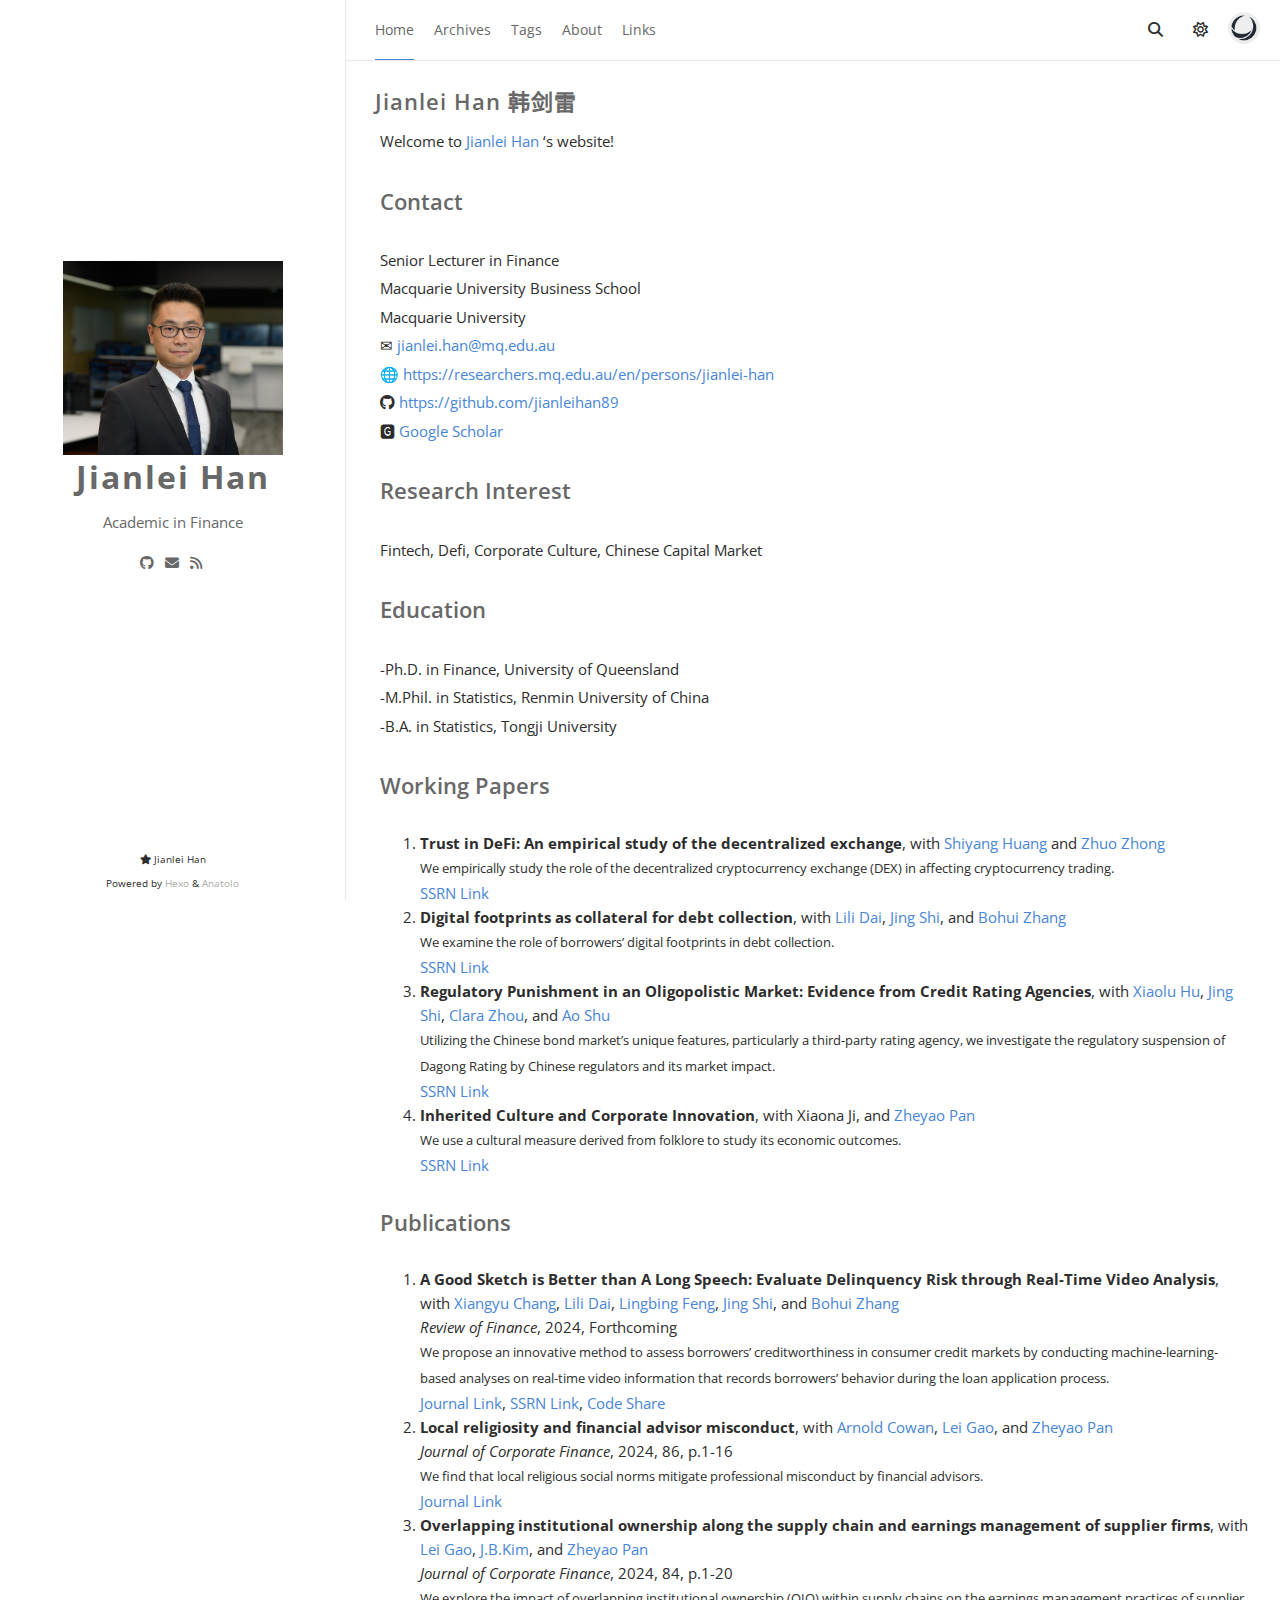
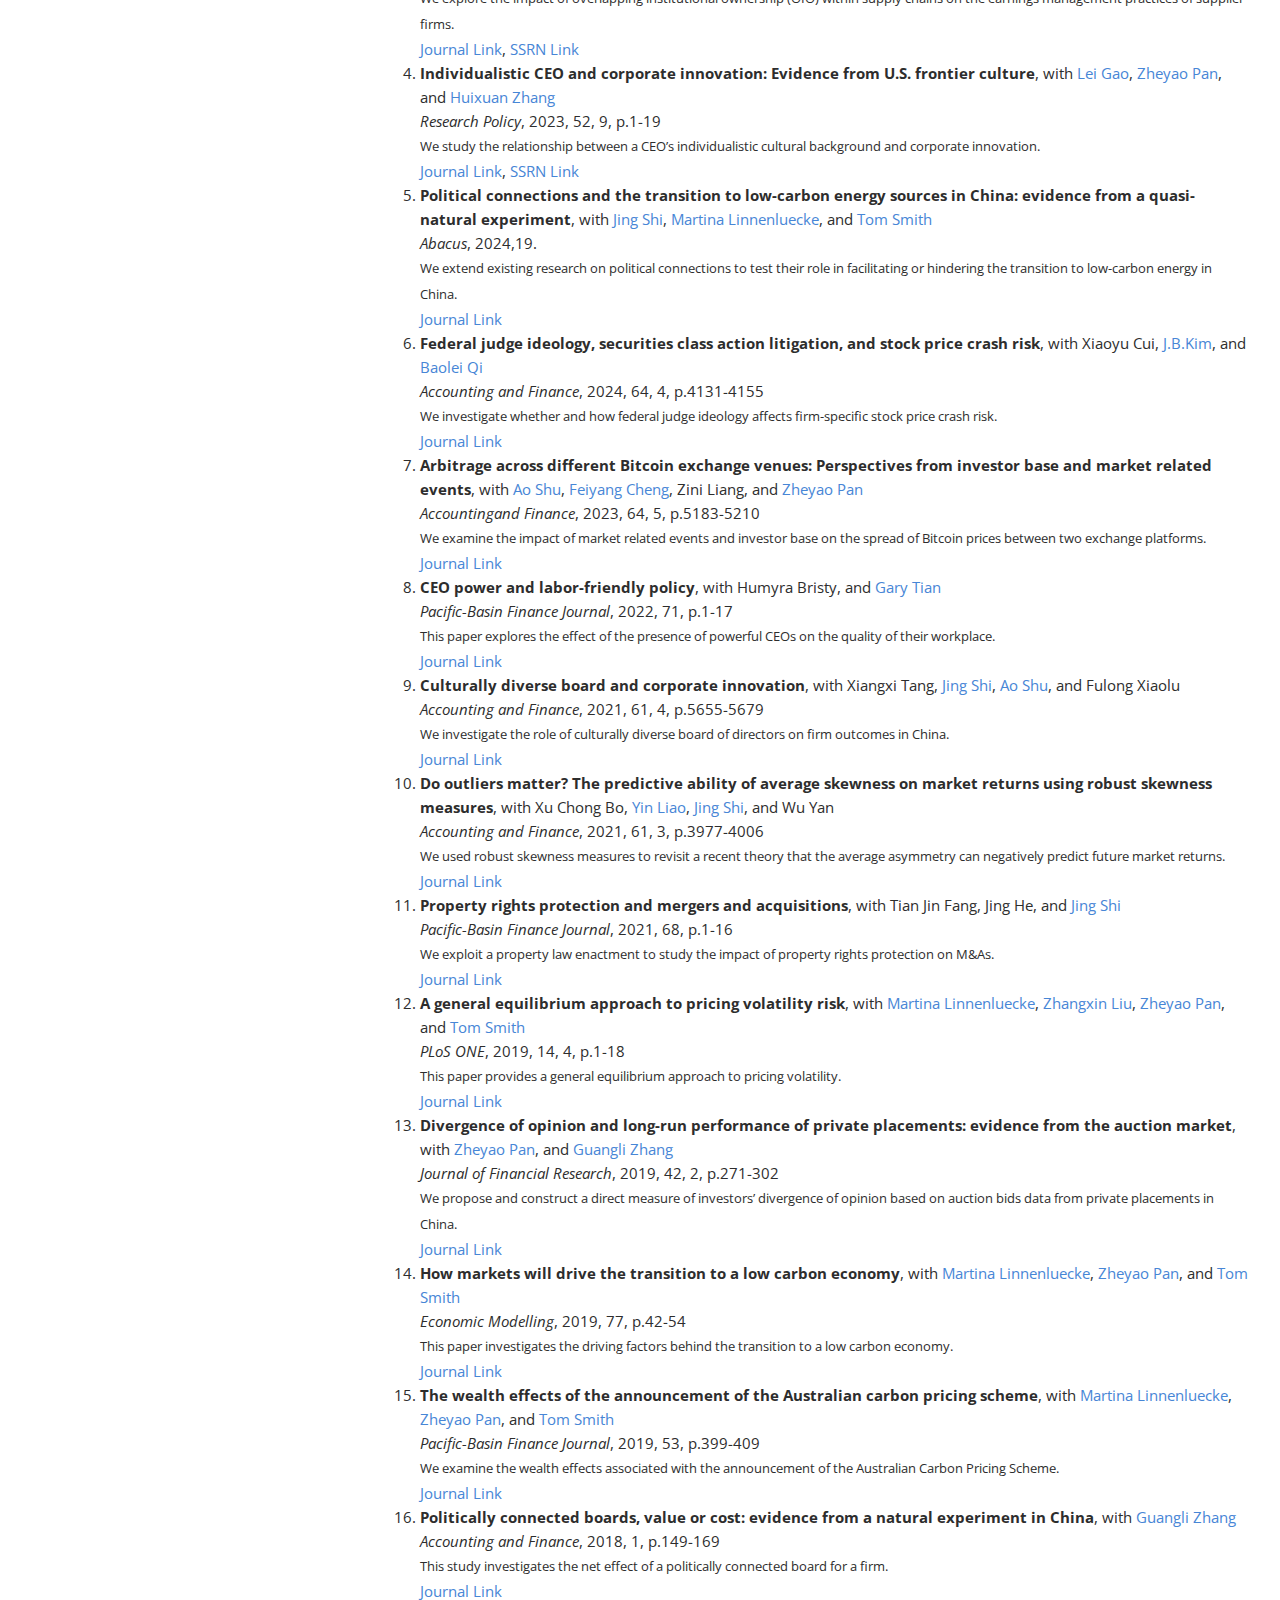
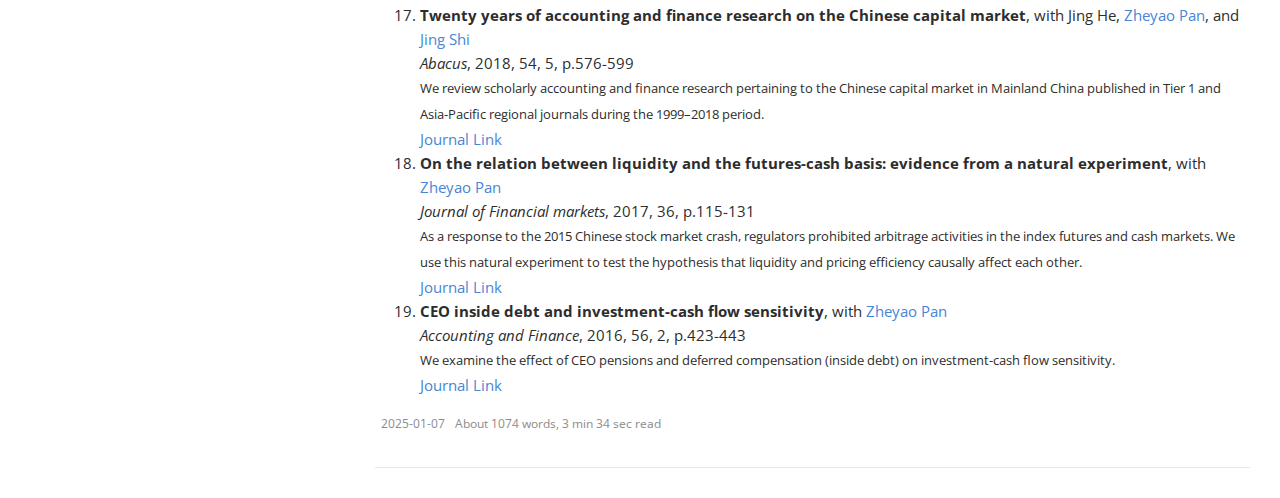
<file: index.html>
<!DOCTYPE html><html lang="zh-CN" theme="default"><head><meta charset="utf-8"><meta name="X-UA-Compatible" content="IE=edge"><meta name="author" content="Jianlei Han"><title>Jianlei Han</title><meta name="description" content="Academic in Finance"><meta name="keywords" content="Jianlei Han, Finance"><meta content="width=device-width, initial-scale=1.0, maximum-scale=1.0, user-scalable=0" name="viewport"><meta content="yes" name="apple-mobile-web-app-capable"><meta content="black" name="apple-mobile-web-app-status-bar-style"><meta content="telephone=no" name="format-detection"><meta id="site_data_static" data-url="/"><meta name="renderer" content="webkit"><link rel="shortcut icon" type="image/x-icon" href="/images/favicon.webp"><link rel="stylesheet" href="/js_complied/bundle.css"><link rel="stylesheet" href="/css/font-awesome.min.css"><link rel="alternate" type="application/atom+xml" title="ATOM 1.0" href="/atom.xml"><link rel="preconnect" href="https://fonts.googleapis.com"><link rel="preconnect" href="https://fonts.gstatic.com" crossorigin><link href="https://fonts.googleapis.com/css2?family=Open+Sans:ital,wght@0,300..800;1,300..800&amp;display=swap" rel="stylesheet"><script src="/js_complied/bundle.js"></script><script>Anatolo.comment.setConfig({"valine":{"enable":false,"appid":null,"appkey":null,"notify":false,"verify":false,"avatar":"mm","placeholder":"hello, world"},"gitment":{"enable":false,"owner":"Your GitHub ID","repo":"Repo to store comments","client_id":"Your client ID","client_secret":"Your client secret"},"gitalk":{"enable":false,"owner":"Your GitHub ID","repo":"Repo to store comments","client_id":"Your client ID","client_secret":"Your client secret"},"duoshuo":null,"disqus":null,"gentie":null})</script><meta name="generator" content="Hexo 7.3.0"></head><body> <main-outlet><div class="page-top animated"><div class="nav"><li><a class="current" href="/">Home</a></li><li><a href="/archives">Archives</a></li><li><a href="/tags">Tags</a></li><li><a href="/about">About</a></li><li><a href="/links">Links</a></li></div><div class="information"><div class="nav_right_btn"><li class="btn-toggle-more"><i class="fa fa-ellipsis"></i></li><li class="btn-search"><a class="fa fa-search" onclick="Anatolo.search.openWindow();"></a></li><li class="btn-toggle-theme"><a class="far fa-sun" onclick="Anatolo.darkLightToggle();"></a></li></div><div class="avatar"><img src="/images/logo.png"></div></div></div><div class="sidebar animated"><div class="sidebar-top"><div class="logo-title"><div class="title"><img src="/images/touxiang.png" style="width:220px;" alt="favicon"><h3 title=""><a href="/">Jianlei Han</a></h3><div class="description"><p>Academic in Finance</p></div></div><ul class="social-links"><li><a target="_blank" rel="noopener" href="https://github.com/jianleihan89"><i class="fab fa-github"></i></a></li><li><a href="mailto:jianlei.han@mq.edu.au"><i class="fa fa-envelope"></i></a></li><li><a target="_blank" rel="noopener" href="https://researchers.mq.edu.au/en/persons/jianlei-han"><i class="fa fa-rss"></i></a></li></ul></div></div><div class="footer"><div class="p"><span> </span><i class="fa fa-star"></i><span> Jianlei Han</span></div><div class="by_farbox"><span>Powered by</span><a href="https://hexo.io/zh-cn/" target="_blank"> Hexo</a><span> &</span><a href="https://github.com/Lhcfl/hexo-theme-anatolo" target="_blank"> Anatolo</a></div><div class="beian"></div></div></div><div class="main animated fadeInDown"><div class="autopagerize_page_element"><div class="content"><div class="post animated"><div class="post-title"><h3><a href="/2025/01/07/hello-world/">Jianlei Han 韩剑雷</a></h3></div><div class="post-content"><div class="card"><p><p>Welcome to <a target="_blank" rel="noopener" href="https://researchers.mq.edu.au/en/persons/jianlei-han">Jianlei Han</a> ‘s website!</p>
<h1 id="Contact"><a href="#Contact" class="headerlink" title="Contact"></a>Contact</h1><p>Senior Lecturer in Finance<br>Macquarie University Business School<br>Macquarie University<br>✉ <a href="mailto:&#x6a;&#x69;&#x61;&#x6e;&#x6c;&#x65;&#x69;&#46;&#104;&#x61;&#110;&#64;&#109;&#113;&#x2e;&#101;&#100;&#117;&#46;&#97;&#x75;">jianlei.han@mq.edu.au</a><br>🌐 <a target="_blank" rel="noopener" href="https://researchers.mq.edu.au/en/persons/jianlei-han">https://researchers.mq.edu.au/en/persons/jianlei-han</a><br><i class="fab fa-github"></i> <a target="_blank" rel="noopener" href="https://github.com/jianleihan89">https://github.com/jianleihan89</a><br>🅶 <a target="_blank" rel="noopener" href="https://scholar.google.com.au/citations?user=dcxEat4AAAAJ&hl=en">Google Scholar</a></p>
<h1 id="Research-Interest"><a href="#Research-Interest" class="headerlink" title="Research Interest"></a>Research Interest</h1><p>Fintech, Defi, Corporate Culture, Chinese Capital Market</p>
<h1 id="Education"><a href="#Education" class="headerlink" title="Education"></a>Education</h1><p>-Ph.D. in Finance, University of Queensland<br>-M.Phil. in Statistics, Renmin University of China<br>-B.A. in Statistics, Tongji University</p>
<h1 id="Working-Papers"><a href="#Working-Papers" class="headerlink" title="Working Papers"></a>Working Papers</h1><ol>
<li><strong>Trust in DeFi: An empirical study of the decentralized exchange</strong>, with <a target="_blank" rel="noopener" href="https://www.hkubs.hku.hk/people/shiyang-huang/">Shiyang Huang</a> and <a target="_blank" rel="noopener" href="https://www.joe-zh.com/">Zhuo Zhong</a><br> <small>We empirically study the role of the decentralized cryptocurrency exchange (DEX) in affecting cryptocurrency trading. </small><br> <a target="_blank" rel="noopener" href="https://papers.ssrn.com/sol3/papers.cfm?abstract_id=3896461">SSRN Link</a></li>
<li><strong>Digital footprints as collateral for debt collection</strong>, with <a target="_blank" rel="noopener" href="https://www.unsw.edu.au/staff/lili-dai">Lili Dai</a>, <a target="_blank" rel="noopener" href="https://scholar.google.com.au/citations?user=8ZE5_VAAAAAJ&hl=en">Jing Shi</a>, and <a target="_blank" rel="noopener" href="https://sites.google.com/site/bohuizhang/">Bohui Zhang</a><br> <small>We examine the role of borrowers’ digital footprints in debt collection. </small><br> <a target="_blank" rel="noopener" href="https://papers.ssrn.com/sol3/Delivery.cfm?abstractid=4770600">SSRN Link</a>  </li>
<li><strong>Regulatory Punishment in an Oligopolistic Market: Evidence from Credit Rating Agencies</strong>, with <a target="_blank" rel="noopener" href="https://huxiaolu111.wixsite.com/mysite">Xiaolu Hu</a>, <a target="_blank" rel="noopener" href="https://scholar.google.com.au/citations?user=8ZE5_VAAAAAJ&hl=en">Jing Shi</a>, <a target="_blank" rel="noopener" href="https://researchers.mq.edu.au/en/persons/clara-zhou">Clara Zhou</a>, and <a target="_blank" rel="noopener" href="https://scholar.google.com/citations?user=pvihFB4AAAAJ&hl=en">Ao Shu</a><br> <small>Utilizing the Chinese bond market’s unique features, particularly a third-party rating agency, we investigate the regulatory suspension of Dagong Rating by Chinese regulators and its market impact.  </small><br> <a target="_blank" rel="noopener" href="https://papers.ssrn.com/sol3/papers.cfm?abstract_id=4905559">SSRN Link</a></li>
<li><strong>Inherited Culture and Corporate Innovation</strong>, with Xiaona Ji, and <a target="_blank" rel="noopener" href="https://researchers.mq.edu.au/en/persons/terry-pan">Zheyao Pan</a><br> <small>We use a cultural measure derived from folklore to study its economic outcomes.</small><br> <a target="_blank" rel="noopener" href="https://papers.ssrn.com/sol3/papers.cfm?abstract_id=4979871">SSRN Link</a></li>
</ol>
<h1 id="Publications"><a href="#Publications" class="headerlink" title="Publications"></a>Publications</h1><ol>
<li><strong>A Good Sketch is Better than A Long Speech: Evaluate Delinquency Risk through Real-Time Video Analysis</strong>, with <a target="_blank" rel="noopener" href="https://xiangyuchang.github.io/">Xiangyu Chang</a>, <a target="_blank" rel="noopener" href="https://www.unsw.edu.au/staff/lili-dai">Lili Dai</a>, <a target="_blank" rel="noopener" href="https://scholar.google.com/citations?user=PnA_zUcAAAAJ&hl=en">Lingbing Feng</a>, <a target="_blank" rel="noopener" href="https://scholar.google.com.au/citations?user=8ZE5_VAAAAAJ&hl=en">Jing Shi</a>, and <a target="_blank" rel="noopener" href="https://sites.google.com/site/bohuizhang/">Bohui Zhang</a><br> <em>Review of Finance</em>, 2024, Forthcoming<br> <small>We propose an innovative method to assess borrowers’ creditworthiness in consumer credit markets by conducting machine-learning-based analyses on real-time video information that records borrowers’ behavior during the loan application process. </small><br> <a target="_blank" rel="noopener" href="https://academic.oup.com/rof/advance-article-abstract/doi/10.1093/rof/rfae044/7921426">Journal Link</a>, <a target="_blank" rel="noopener" href="https://papers.ssrn.com/sol3/papers.cfm?abstract_id=4659659">SSRN Link</a>, <a target="_blank" rel="noopener" href="https://github.com/jianleihan89/Face_Feature">Code Share</a></li>
<li><strong>Local religiosity and financial advisor misconduct</strong>, with <a target="_blank" rel="noopener" href="https://www.ivybusiness.iastate.edu/directory/arnie/">Arnold Cowan</a>, <a target="_blank" rel="noopener" href="https://www.gmu.edu/profiles/lgao9">Lei Gao</a>, and <a target="_blank" rel="noopener" href="https://researchers.mq.edu.au/en/persons/terry-pan">Zheyao Pan</a><br> <em>Journal of Corporate Finance</em>, 2024, 86, p.1-16<br> <small>We find that local religious social norms mitigate professional misconduct by financial advisors.</small><br> <a target="_blank" rel="noopener" href="https://www.sciencedirect.com/science/article/abs/pii/S0929119924000300">Journal Link</a></li>
<li><strong>Overlapping institutional ownership along the supply chain and earnings management of supplier firms</strong>, with <a target="_blank" rel="noopener" href="https://www.gmu.edu/profiles/lgao9">Lei Gao</a>, <a target="_blank" rel="noopener" href="https://business.okstate.edu/directory/255665.html">J.B.Kim</a>, and <a target="_blank" rel="noopener" href="https://researchers.mq.edu.au/en/persons/terry-pan">Zheyao Pan</a><br> <em>Journal of Corporate Finance</em>, 2024, 84, p.1-20<br> <small>We explore the impact of overlapping institutional ownership (OIO) within supply chains on the earnings management practices of supplier firms.</small><br> <a target="_blank" rel="noopener" href="https://www.sciencedirect.com/science/article/abs/pii/S0929119923001694">Journal Link</a>, <a target="_blank" rel="noopener" href="https://papers.ssrn.com/sol3/papers.cfm?abstract_id=4051286">SSRN Link</a></li>
<li><strong>Individualistic CEO and corporate innovation: Evidence from U.S. frontier culture</strong>, with <a target="_blank" rel="noopener" href="https://www.gmu.edu/profiles/lgao9">Lei Gao</a>, <a target="_blank" rel="noopener" href="https://researchers.mq.edu.au/en/persons/terry-pan">Zheyao Pan</a>, and <a target="_blank" rel="noopener" href="https://scholar.xjtlu.edu.cn/en/persons/HuixuanZhang">Huixuan Zhang</a><br> <em>Research Policy</em>, 2023, 52, 9, p.1-19<br> <small>We study the relationship between a CEO’s individualistic cultural background and corporate innovation. </small><br> <a target="_blank" rel="noopener" href="https://www.sciencedirect.com/science/article/abs/pii/S0048733323001361?via=ihub">Journal Link</a>, <a target="_blank" rel="noopener" href="https://papers.ssrn.com/sol3/papers.cfm?abstract_id=3950964">SSRN Link</a></li>
<li><strong>Political connections and the transition to low-carbon energy sources in China: evidence from a quasi-natural experiment</strong>, with <a target="_blank" rel="noopener" href="https://scholar.google.com.au/citations?user=8ZE5_VAAAAAJ&hl=en">Jing Shi</a>, <a target="_blank" rel="noopener" href="https://profiles.uts.edu.au/Martina.Linnenluecke">Martina Linnenluecke</a>, and <a target="_blank" rel="noopener" href="https://researchers.mq.edu.au/en/persons/tom-smith">Tom Smith</a><br> <em>Abacus</em>, 2024,19.<br> <small>We extend existing research on political connections to test their role in facilitating or hindering the transition to low-carbon energy in China.</small><br> <a target="_blank" rel="noopener" href="https://onlinelibrary.wiley.com/doi/full/10.1111/abac.12336">Journal Link</a></li>
<li><strong>Federal judge ideology, securities class action litigation, and stock price crash risk</strong>, with Xiaoyu Cui, <a target="_blank" rel="noopener" href="https://business.okstate.edu/directory/255665.html">J.B.Kim</a>, and <a target="_blank" rel="noopener" href="https://som.xjtu.edu.cn/en/info/1112/1138.htm">Baolei Qi</a><br> <em>Accounting and Finance</em>, 2024, 64, 4, p.4131-4155<br> <small>We investigate whether and how federal judge ideology affects firm-specific stock price crash risk.</small><br> <a target="_blank" rel="noopener" href="https://onlinelibrary.wiley.com/doi/10.1111/acfi.13299">Journal Link</a></li>
<li><strong>Arbitrage across different Bitcoin exchange venues: Perspectives from investor base and market related events</strong>, with <a target="_blank" rel="noopener" href="https://scholar.google.com/citations?user=pvihFB4AAAAJ&hl=en">Ao Shu</a>, <a target="_blank" rel="noopener" href="https://scholar.google.com.au/citations?user=GUnc9mEAAAAJ&hl=en">Feiyang Cheng</a>, Zini Liang, and <a target="_blank" rel="noopener" href="https://researchers.mq.edu.au/en/persons/terry-pan">Zheyao Pan</a><br> <em>Accountingand Finance</em>, 2023, 64, 5, p.5183-5210<br> <small>We examine the impact of market related events and investor base on the spread of Bitcoin prices between two exchange platforms.</small><br> <a target="_blank" rel="noopener" href="https://onlinelibrary.wiley.com/doi/full/10.1111/acfi.13102">Journal Link</a></li>
<li><strong>CEO power and labor-friendly policy</strong>, with Humyra Bristy, and <a target="_blank" rel="noopener" href="https://researchers.mq.edu.au/en/persons/gary-tian">Gary Tian</a><br> <em>Pacific-Basin Finance Journal</em>, 2022, 71, p.1-17<br> <small>This paper explores the effect of the presence of powerful CEOs on the quality of their workplace.</small><br> <a target="_blank" rel="noopener" href="https://www.sciencedirect.com/science/article/pii/S0927538X21002067">Journal Link</a></li>
<li><strong>Culturally diverse board and corporate innovation</strong>, with Xiangxi Tang, <a target="_blank" rel="noopener" href="https://scholar.google.com.au/citations?user=8ZE5_VAAAAAJ&hl=en">Jing Shi</a>, <a target="_blank" rel="noopener" href="https://scholar.google.com/citations?user=pvihFB4AAAAJ&hl=en">Ao Shu</a>, and Fulong Xiaolu<br> <em>Accounting and Finance</em>, 2021, 61, 4, p.5655-5679<br> <small>We investigate the role of culturally diverse board of directors on firm outcomes in China.</small><br> <a target="_blank" rel="noopener" href="https://onlinelibrary.wiley.com/doi/abs/10.1111/acfi.12772">Journal Link</a></li>
<li><strong>Do outliers matter? The predictive ability of average skewness on market returns using robust skewness measures</strong>, with Xu Chong Bo, <a target="_blank" rel="noopener" href="https://researchers.mq.edu.au/en/persons/yin-liao">Yin Liao</a>, <a target="_blank" rel="noopener" href="https://scholar.google.com.au/citations?user=8ZE5_VAAAAAJ&hl=en">Jing Shi</a>, and Wu Yan<br> <em>Accounting and Finance</em>, 2021, 61, 3, p.3977-4006<br> <small>We used robust skewness measures to revisit a recent theory that the average asymmetry can negatively predict future market returns.</small><br> <a target="_blank" rel="noopener" href="https://onlinelibrary.wiley.com/doi/abs/10.1111/acfi.12723">Journal Link</a></li>
<li><strong>Property rights protection and mergers and acquisitions</strong>, with Tian Jin Fang, Jing He, and <a target="_blank" rel="noopener" href="https://scholar.google.com.au/citations?user=8ZE5_VAAAAAJ&hl=en">Jing Shi</a><br> <em>Pacific-Basin Finance Journal</em>, 2021, 68, p.1-16<br> <small>We exploit a property law enactment to study the impact of property rights protection on M&amp;As.</small><br> <a target="_blank" rel="noopener" href="https://www.sciencedirect.com/science/article/pii/S0927538X21001001">Journal Link</a></li>
<li><strong>A general equilibrium approach to pricing volatility risk</strong>, with <a target="_blank" rel="noopener" href="https://profiles.uts.edu.au/Martina.Linnenluecke">Martina Linnenluecke</a>, <a target="_blank" rel="noopener" href="https://research-repository.uwa.edu.au/en/persons/frank-liu">Zhangxin Liu</a>, <a target="_blank" rel="noopener" href="https://researchers.mq.edu.au/en/persons/terry-pan">Zheyao Pan</a>, and <a target="_blank" rel="noopener" href="https://researchers.mq.edu.au/en/persons/tom-smith">Tom Smith</a><br> <em>PLoS ONE</em>, 2019, 14, 4, p.1-18<br> <small>This paper provides a general equilibrium approach to pricing volatility.</small><br> <a target="_blank" rel="noopener" href="https://journals.plos.org/plosone/article?id=10.1371/journal.pone.0215032">Journal Link</a></li>
<li><strong>Divergence of opinion and long-run performance of private placements: evidence from the auction market</strong>, with <a target="_blank" rel="noopener" href="https://researchers.mq.edu.au/en/persons/terry-pan">Zheyao Pan</a>, and <a target="_blank" rel="noopener" href="https://bs.cufe.edu.cn/info/1244/9618.htm">Guangli Zhang</a><br> <em>Journal of Financial Research</em>, 2019, 42, 2, p.271-302<br> <small> We propose and construct a direct measure of investors’ divergence of opinion based on auction bids data from private placements in China.</small><br> <a target="_blank" rel="noopener" href="https://onlinelibrary.wiley.com/doi/10.1111/jfir.12170">Journal Link</a></li>
<li><strong>How markets will drive the transition to a low carbon economy</strong>, with <a target="_blank" rel="noopener" href="https://profiles.uts.edu.au/Martina.Linnenluecke">Martina Linnenluecke</a>, <a target="_blank" rel="noopener" href="https://researchers.mq.edu.au/en/persons/terry-pan">Zheyao Pan</a>, and <a target="_blank" rel="noopener" href="https://researchers.mq.edu.au/en/persons/tom-smith">Tom Smith</a><br> <em>Economic Modelling</em>, 2019, 77, p.42-54<br> <small>This paper investigates the driving factors behind the transition to a low carbon economy.</small><br> <a target="_blank" rel="noopener" href="https://www.sciencedirect.com/science/article/pii/S0264999318304619">Journal Link</a></li>
<li><strong>The wealth effects of the announcement of the Australian carbon pricing scheme</strong>, with <a target="_blank" rel="noopener" href="https://profiles.uts.edu.au/Martina.Linnenluecke">Martina Linnenluecke</a>, <a target="_blank" rel="noopener" href="https://researchers.mq.edu.au/en/persons/terry-pan">Zheyao Pan</a>, and <a target="_blank" rel="noopener" href="https://researchers.mq.edu.au/en/persons/tom-smith">Tom Smith</a><br> <em>Pacific-Basin Finance Journal</em>, 2019, 53, p.399-409<br> <small>We examine the wealth effects associated with the announcement of the Australian Carbon Pricing Scheme.</small><br> <a target="_blank" rel="noopener" href="https://www.sciencedirect.com/science/article/pii/S0927538X1830386X">Journal Link</a></li>
<li><strong>Politically connected boards, value or cost: evidence from a natural experiment in China</strong>, with <a target="_blank" rel="noopener" href="https://bs.cufe.edu.cn/info/1244/9618.htm">Guangli Zhang</a><br> <em>Accounting and Finance</em>, 2018, 1, p.149-169<br> <small>This study investigates the net effect of a politically connected board for a firm.</small><br> <a target="_blank" rel="noopener" href="https://onlinelibrary.wiley.com/doi/abs/10.1111/acfi.12215">Journal Link</a></li>
<li><strong>Twenty years of accounting and finance research on the Chinese capital market</strong>, with Jing He, <a target="_blank" rel="noopener" href="https://researchers.mq.edu.au/en/persons/terry-pan">Zheyao Pan</a>, and <a target="_blank" rel="noopener" href="https://scholar.google.com.au/citations?user=8ZE5_VAAAAAJ&hl=en">Jing Shi</a><br> <em>Abacus</em>, 2018, 54, 5, p.576-599<br> <small>We review scholarly accounting and finance research pertaining to the Chinese capital market in Mainland China published in Tier 1 and Asia-Pacific regional journals during the 1999–2018 period. </small><br> <a target="_blank" rel="noopener" href="https://onlinelibrary.wiley.com/doi/abs/10.1111/abac.12143">Journal Link</a></li>
<li><strong>On the relation between liquidity and the futures-cash basis: evidence from a natural experiment</strong>, with <a target="_blank" rel="noopener" href="https://researchers.mq.edu.au/en/persons/terry-pan">Zheyao Pan</a><br> <em>Journal of Financial markets</em>, 2017, 36, p.115-131<br> <small>As a response to the 2015 Chinese stock market crash, regulators prohibited arbitrage activities in the index futures and cash markets. We use this natural experiment to test the hypothesis that liquidity and pricing efficiency causally affect each other. </small><br> <a target="_blank" rel="noopener" href="https://www.sciencedirect.com/science/article/pii/S1386418116301513">Journal Link</a></li>
<li><strong>CEO inside debt and investment-cash flow sensitivity</strong>, with <a target="_blank" rel="noopener" href="https://researchers.mq.edu.au/en/persons/terry-pan">Zheyao Pan</a><br> <em>Accounting and Finance</em>, 2016, 56, 2, p.423-443<br> <small>We examine the effect of CEO pensions and deferred compensation (inside debt) on investment-cash flow sensitivity.</small><br> <a target="_blank" rel="noopener" href="https://onlinelibrary.wiley.com/doi/10.1111/acfi.12104">Journal Link</a></li>
</ol>
</p></div></div><div class="post-footer"><div class="meta"><div class="info"><i class="fa fa-sun-o"></i><span class="date">2025-01-07</span><span>About 1074 words, 3 min 34 sec  read</span></div></div></div></div></div></div></div></main-outlet><script>(async function(){ if (Anatolo.search == null) await Anatolo.getMsg("search-init"); Anatolo.search.config = {translation:{posts:"Posts",pages:"Pages",categories:"Categories",tags:"Tags",untitled:"(Untitled)",} }; })()</script><div class="searchbox ins-search modal-cover"><div class="searchbox-container ins-search-container modal-container"><div class="searchbox-input-wrapper"><input class="searchbox-input ins-search-input" type="text" placeholder="Search..."><span class="searchbox-close"><a class="fa fa-times-circle" onclick="Anatolo.search.closeWindow();"></a></span></div><div class="searchbox-result-wrapper ins-section-wrapper"><div class="ins-section-container"><p>Seraching...</p></div></div></div></div><button class="float-button hide" id="scroll-to-top" onclick="window.scrollTo({top: 0, behavior: 'smooth'})" type="button" title="Scroll to top"><i class="fa fa-angle-up"></i></button><div class="modal-cover" id="success-indicator"><div class="modal-container indicator"><i class="fa fa-check"></i></div></div></body></html>
</file>
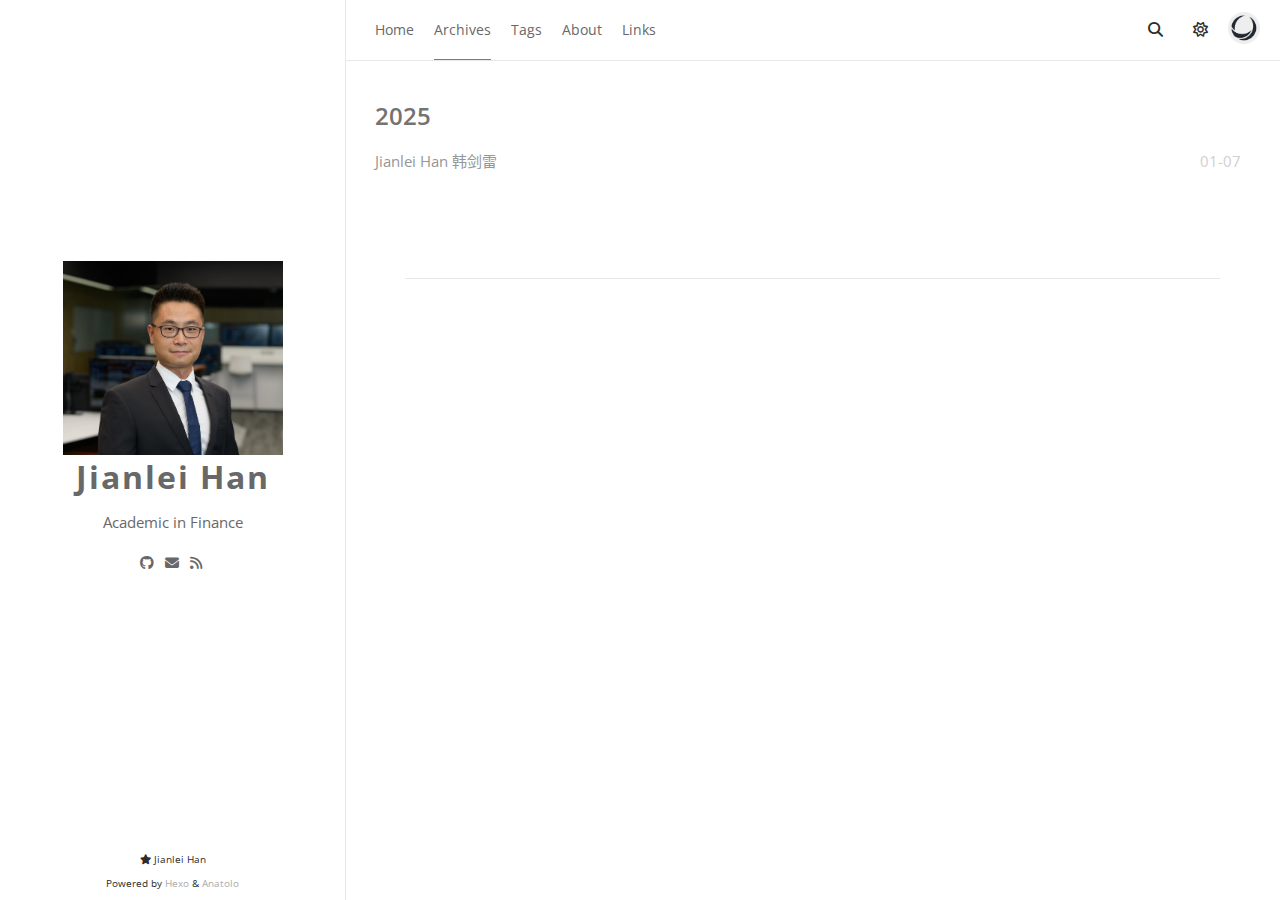
<file: archives/index.html>
<!DOCTYPE html><html lang="zh-CN" theme="default"><head><meta charset="utf-8"><meta name="X-UA-Compatible" content="IE=edge"><meta name="author" content="Jianlei Han"><title>Archives · Jianlei Han</title><meta name="description" content="ArchivesPage - Jianlei Han"><meta name="keywords" content="Jianlei Han, Finance"><meta content="width=device-width, initial-scale=1.0, maximum-scale=1.0, user-scalable=0" name="viewport"><meta content="yes" name="apple-mobile-web-app-capable"><meta content="black" name="apple-mobile-web-app-status-bar-style"><meta content="telephone=no" name="format-detection"><meta id="site_data_static" data-url="/"><meta name="renderer" content="webkit"><link rel="shortcut icon" type="image/x-icon" href="/images/favicon.webp"><link rel="stylesheet" href="/js_complied/bundle.css"><link rel="stylesheet" href="/css/font-awesome.min.css"><link rel="alternate" type="application/atom+xml" title="ATOM 1.0" href="/atom.xml"><link rel="preconnect" href="https://fonts.googleapis.com"><link rel="preconnect" href="https://fonts.gstatic.com" crossorigin><link href="https://fonts.googleapis.com/css2?family=Open+Sans:ital,wght@0,300..800;1,300..800&amp;display=swap" rel="stylesheet"><script src="/js_complied/bundle.js"></script><script>Anatolo.comment.setConfig({"valine":{"enable":false,"appid":null,"appkey":null,"notify":false,"verify":false,"avatar":"mm","placeholder":"hello, world"},"gitment":{"enable":false,"owner":"Your GitHub ID","repo":"Repo to store comments","client_id":"Your client ID","client_secret":"Your client secret"},"gitalk":{"enable":false,"owner":"Your GitHub ID","repo":"Repo to store comments","client_id":"Your client ID","client_secret":"Your client secret"},"duoshuo":null,"disqus":null,"gentie":null})</script><meta name="generator" content="Hexo 7.3.0"></head><body> <main-outlet><div class="page-top animated"><div class="nav"><li><a href="/">Home</a></li><li><a class="current" href="/archives">Archives</a></li><li><a href="/tags">Tags</a></li><li><a href="/about">About</a></li><li><a href="/links">Links</a></li></div><div class="information"><div class="nav_right_btn"><li class="btn-toggle-more"><i class="fa fa-ellipsis"></i></li><li class="btn-search"><a class="fa fa-search" onclick="Anatolo.search.openWindow();"></a></li><li class="btn-toggle-theme"><a class="far fa-sun" onclick="Anatolo.darkLightToggle();"></a></li></div><div class="avatar"><img src="/images/logo.png"></div></div></div><div class="sidebar animated"><div class="sidebar-top"><div class="logo-title"><div class="title"><img src="/images/touxiang.png" style="width:220px;" alt="favicon"><h3 title=""><a href="/">Jianlei Han</a></h3><div class="description"><p>Academic in Finance</p></div></div><ul class="social-links"><li><a target="_blank" rel="noopener" href="https://github.com/jianleihan89"><i class="fab fa-github"></i></a></li><li><a href="mailto:jianlei.han@mq.edu.au"><i class="fa fa-envelope"></i></a></li><li><a target="_blank" rel="noopener" href="https://researchers.mq.edu.au/en/persons/jianlei-han"><i class="fa fa-rss"></i></a></li></ul></div></div><div class="footer"><div class="p"><span> </span><i class="fa fa-star"></i><span> Jianlei Han</span></div><div class="by_farbox"><span>Powered by</span><a href="https://hexo.io/zh-cn/" target="_blank"> Hexo</a><span> &</span><a href="https://github.com/Lhcfl/hexo-theme-anatolo" target="_blank"> Anatolo</a></div><div class="beian"></div></div></div><div class="main animated fadeInDown"><div class="autopagerize_page_element"><div class="content"><div class="archive"><ul class="list-with-title"><div class="archive"><div class="listing-title">2025</div><ul class="listing"><div class="listing-item"><div class="listing-post"><a href="/2025/01/07/hello-world/" title="Jianlei Han 韩剑雷">Jianlei Han 韩剑雷</a><div class="post-time"><span class="date">01-07</span></div></div></div></div><div class="pagination"><ul class="clearfix"></ul></div></ul></div></div></div></div></main-outlet><script>(async function(){ if (Anatolo.search == null) await Anatolo.getMsg("search-init"); Anatolo.search.config = {translation:{posts:"Posts",pages:"Pages",categories:"Categories",tags:"Tags",untitled:"(Untitled)",} }; })()</script><div class="searchbox ins-search modal-cover"><div class="searchbox-container ins-search-container modal-container"><div class="searchbox-input-wrapper"><input class="searchbox-input ins-search-input" type="text" placeholder="Search..."><span class="searchbox-close"><a class="fa fa-times-circle" onclick="Anatolo.search.closeWindow();"></a></span></div><div class="searchbox-result-wrapper ins-section-wrapper"><div class="ins-section-container"><p>Seraching...</p></div></div></div></div><button class="float-button hide" id="scroll-to-top" onclick="window.scrollTo({top: 0, behavior: 'smooth'})" type="button" title="Scroll to top"><i class="fa fa-angle-up"></i></button><div class="modal-cover" id="success-indicator"><div class="modal-container indicator"><i class="fa fa-check"></i></div></div></body></html>
</file>
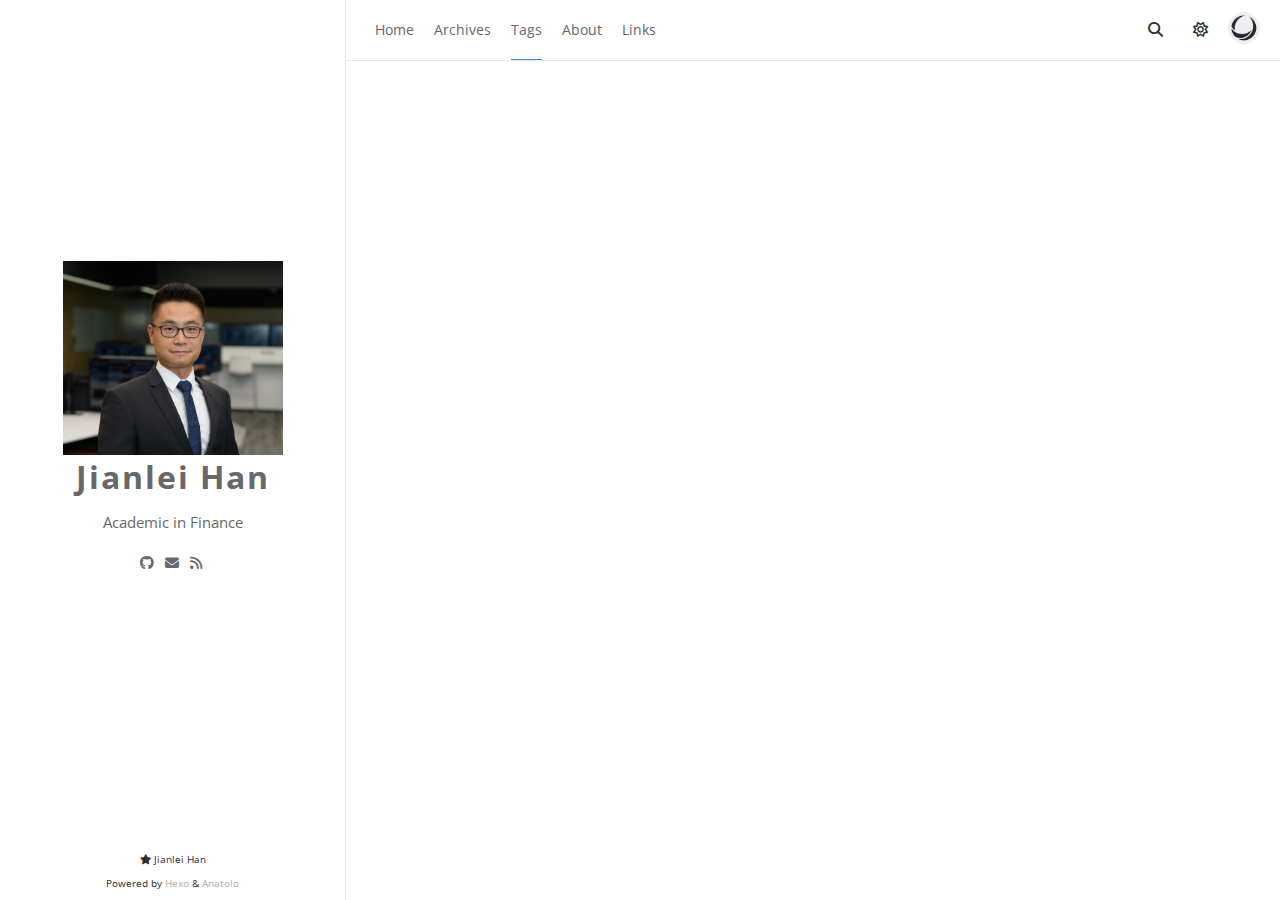
<file: tags/index.html>
<!DOCTYPE html><html lang="zh-CN" theme="default"><head><meta charset="utf-8"><meta name="X-UA-Compatible" content="IE=edge"><meta name="author" content="Jianlei Han"><title>Tags · Jianlei Han</title><meta name="description" content=""><meta name="keywords" content="Jianlei Han, Finance"><meta content="width=device-width, initial-scale=1.0, maximum-scale=1.0, user-scalable=0" name="viewport"><meta content="yes" name="apple-mobile-web-app-capable"><meta content="black" name="apple-mobile-web-app-status-bar-style"><meta content="telephone=no" name="format-detection"><meta id="site_data_static" data-url="/"><meta name="renderer" content="webkit"><link rel="shortcut icon" type="image/x-icon" href="/images/favicon.webp"><link rel="stylesheet" href="/js_complied/bundle.css"><link rel="stylesheet" href="/css/font-awesome.min.css"><link rel="alternate" type="application/atom+xml" title="ATOM 1.0" href="/atom.xml"><link rel="preconnect" href="https://fonts.googleapis.com"><link rel="preconnect" href="https://fonts.gstatic.com" crossorigin><link href="https://fonts.googleapis.com/css2?family=Open+Sans:ital,wght@0,300..800;1,300..800&amp;display=swap" rel="stylesheet"><script src="/js_complied/bundle.js"></script><script>Anatolo.comment.setConfig({"valine":{"enable":false,"appid":null,"appkey":null,"notify":false,"verify":false,"avatar":"mm","placeholder":"hello, world"},"gitment":{"enable":false,"owner":"Your GitHub ID","repo":"Repo to store comments","client_id":"Your client ID","client_secret":"Your client secret"},"gitalk":{"enable":false,"owner":"Your GitHub ID","repo":"Repo to store comments","client_id":"Your client ID","client_secret":"Your client secret"},"duoshuo":null,"disqus":null,"gentie":null})</script><meta name="generator" content="Hexo 7.3.0"></head><body> <main-outlet><div class="page-top animated"><div class="nav"><li><a href="/">Home</a></li><li><a href="/archives">Archives</a></li><li><a class="current" href="/tags">Tags</a></li><li><a href="/about">About</a></li><li><a href="/links">Links</a></li></div><div class="information"><div class="nav_right_btn"><li class="btn-toggle-more"><i class="fa fa-ellipsis"></i></li><li class="btn-search"><a class="fa fa-search" onclick="Anatolo.search.openWindow();"></a></li><li class="btn-toggle-theme"><a class="far fa-sun" onclick="Anatolo.darkLightToggle();"></a></li></div><div class="avatar"><img src="/images/logo.png"></div></div></div><div class="sidebar animated"><div class="sidebar-top"><div class="logo-title"><div class="title"><img src="/images/touxiang.png" style="width:220px;" alt="favicon"><h3 title=""><a href="/">Jianlei Han</a></h3><div class="description"><p>Academic in Finance</p></div></div><ul class="social-links"><li><a target="_blank" rel="noopener" href="https://github.com/jianleihan89"><i class="fab fa-github"></i></a></li><li><a href="mailto:jianlei.han@mq.edu.au"><i class="fa fa-envelope"></i></a></li><li><a target="_blank" rel="noopener" href="https://researchers.mq.edu.au/en/persons/jianlei-han"><i class="fa fa-rss"></i></a></li></ul></div></div><div class="footer"><div class="p"><span> </span><i class="fa fa-star"></i><span> Jianlei Han</span></div><div class="by_farbox"><span>Powered by</span><a href="https://hexo.io/zh-cn/" target="_blank"> Hexo</a><span> &</span><a href="https://github.com/Lhcfl/hexo-theme-anatolo" target="_blank"> Anatolo</a></div><div class="beian"></div></div></div><div class="main animated fadeInDown"><div class="autopagerize_page_element"><div class="content"><div class="archive"><ul class="list-with-title"><div class="tag-list"></div></ul></div></div></div></div></main-outlet><script>(async function(){ if (Anatolo.search == null) await Anatolo.getMsg("search-init"); Anatolo.search.config = {translation:{posts:"Posts",pages:"Pages",categories:"Categories",tags:"Tags",untitled:"(Untitled)",} }; })()</script><div class="searchbox ins-search modal-cover"><div class="searchbox-container ins-search-container modal-container"><div class="searchbox-input-wrapper"><input class="searchbox-input ins-search-input" type="text" placeholder="Search..."><span class="searchbox-close"><a class="fa fa-times-circle" onclick="Anatolo.search.closeWindow();"></a></span></div><div class="searchbox-result-wrapper ins-section-wrapper"><div class="ins-section-container"><p>Seraching...</p></div></div></div></div><button class="float-button hide" id="scroll-to-top" onclick="window.scrollTo({top: 0, behavior: 'smooth'})" type="button" title="Scroll to top"><i class="fa fa-angle-up"></i></button><div class="modal-cover" id="success-indicator"><div class="modal-container indicator"><i class="fa fa-check"></i></div></div></body></html>
</file>
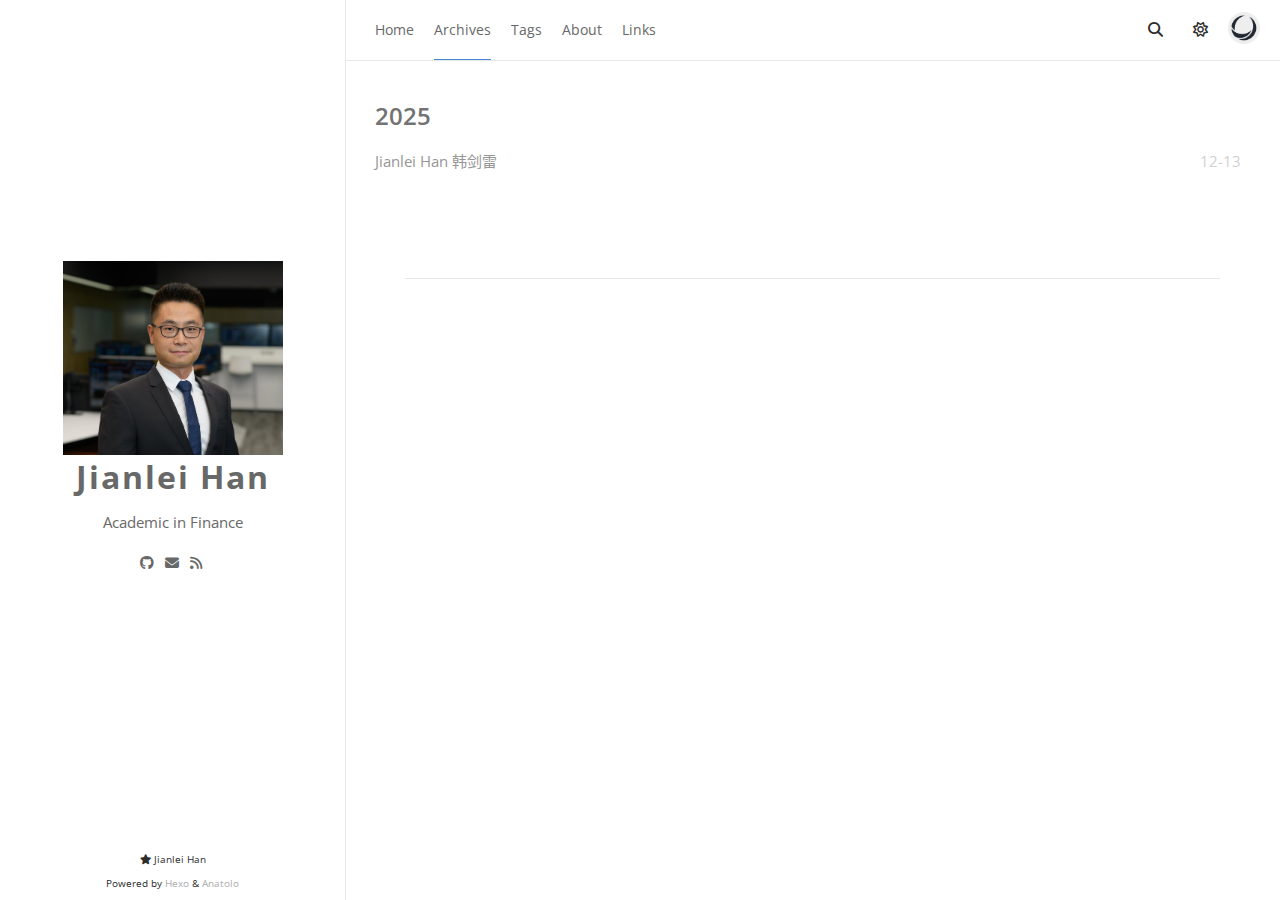
<file: archives/2025/12/index.html>
<!DOCTYPE html><html lang="zh-CN" theme="default"><head><meta charset="utf-8"><meta name="X-UA-Compatible" content="IE=edge"><meta name="author" content="Jianlei Han"><title>Archives · Jianlei Han</title><meta name="description" content="ArchivesPage - Jianlei Han"><meta name="keywords" content="Jianlei Han, Finance"><meta content="width=device-width, initial-scale=1.0, maximum-scale=1.0, user-scalable=0" name="viewport"><meta content="yes" name="apple-mobile-web-app-capable"><meta content="black" name="apple-mobile-web-app-status-bar-style"><meta content="telephone=no" name="format-detection"><meta id="site_data_static" data-url="/"><meta name="renderer" content="webkit"><link rel="shortcut icon" type="image/x-icon" href="/images/favicon.webp"><link rel="stylesheet" href="/js_complied/bundle.css"><link rel="stylesheet" href="/css/font-awesome.min.css"><link rel="alternate" type="application/atom+xml" title="ATOM 1.0" href="/atom.xml"><link rel="preconnect" href="https://fonts.googleapis.com"><link rel="preconnect" href="https://fonts.gstatic.com" crossorigin><link href="https://fonts.googleapis.com/css2?family=Open+Sans:ital,wght@0,300..800;1,300..800&amp;display=swap" rel="stylesheet"><script src="/js_complied/bundle.js"></script><script>Anatolo.comment.setConfig({"valine":{"enable":false,"appid":null,"appkey":null,"notify":false,"verify":false,"avatar":"mm","placeholder":"hello, world"},"gitment":{"enable":false,"owner":"Your GitHub ID","repo":"Repo to store comments","client_id":"Your client ID","client_secret":"Your client secret"},"gitalk":{"enable":false,"owner":"Your GitHub ID","repo":"Repo to store comments","client_id":"Your client ID","client_secret":"Your client secret"},"duoshuo":null,"disqus":null,"gentie":null})</script><meta name="generator" content="Hexo 8.1.1"></head><body> <main-outlet><div class="page-top animated"><div class="nav"><li><a href="/">Home</a></li><li><a class="current" href="/archives">Archives</a></li><li><a href="/tags">Tags</a></li><li><a href="/about">About</a></li><li><a href="/links">Links</a></li></div><div class="information"><div class="nav_right_btn"><li class="btn-toggle-more"><i class="fa fa-ellipsis"></i></li><li class="btn-search"><a class="fa fa-search" onclick="Anatolo.search.openWindow();"></a></li><li class="btn-toggle-theme"><a class="far fa-sun" onclick="Anatolo.darkLightToggle();"></a></li></div><div class="avatar"><img src="/images/logo.png"></div></div></div><div class="sidebar animated"><div class="sidebar-top"><div class="logo-title"><div class="title"><img src="/images/touxiang.png" style="width:220px;" alt="favicon"><h3 title=""><a href="/">Jianlei Han</a></h3><div class="description"><p>Academic in Finance</p></div></div><ul class="social-links"><li><a target="_blank" rel="noopener" href="https://github.com/jianleihan89"><i class="fab fa-github"></i></a></li><li><a href="mailto:jianlei.han@mq.edu.au"><i class="fa fa-envelope"></i></a></li><li><a target="_blank" rel="noopener" href="https://researchers.mq.edu.au/en/persons/jianlei-han"><i class="fa fa-rss"></i></a></li></ul></div></div><div class="footer"><div class="p"><span> </span><i class="fa fa-star"></i><span> Jianlei Han</span></div><div class="by_farbox"><span>Powered by</span><a href="https://hexo.io/zh-cn/" target="_blank"> Hexo</a><span> &</span><a href="https://github.com/Lhcfl/hexo-theme-anatolo" target="_blank"> Anatolo</a></div><div class="beian"></div></div></div><div class="main animated fadeInDown"><div class="autopagerize_page_element"><div class="content"><div class="archive"><ul class="list-with-title"><div class="archive"><div class="listing-title">2025</div><ul class="listing"><div class="listing-item"><div class="listing-post"><a href="/2025/12/13/hello-world/" title="Jianlei Han 韩剑雷">Jianlei Han 韩剑雷</a><div class="post-time"><span class="date">12-13</span></div></div></div></div><div class="pagination"><ul class="clearfix"></ul></div></ul></div></div></div></div></main-outlet><script>(async function(){ if (Anatolo.search == null) await Anatolo.getMsg("search-init"); Anatolo.search.config = {translation:{posts:"Posts",pages:"Pages",categories:"Categories",tags:"Tags",untitled:"(Untitled)",} }; })()</script><div class="searchbox ins-search modal-cover"><div class="searchbox-container ins-search-container modal-container"><div class="searchbox-input-wrapper"><input class="searchbox-input ins-search-input" type="text" placeholder="Search..."><span class="searchbox-close"><a class="fa fa-times-circle" onclick="Anatolo.search.closeWindow();"></a></span></div><div class="searchbox-result-wrapper ins-section-wrapper"><div class="ins-section-container"><p>Seraching...</p></div></div></div></div><button class="float-button hide" id="scroll-to-top" onclick="window.scrollTo({top: 0, behavior: 'smooth'})" type="button" title="Scroll to top"><i class="fa fa-angle-up"></i></button><div class="modal-cover" id="success-indicator"><div class="modal-container indicator"><i class="fa fa-check"></i></div></div></body></html>
</file>
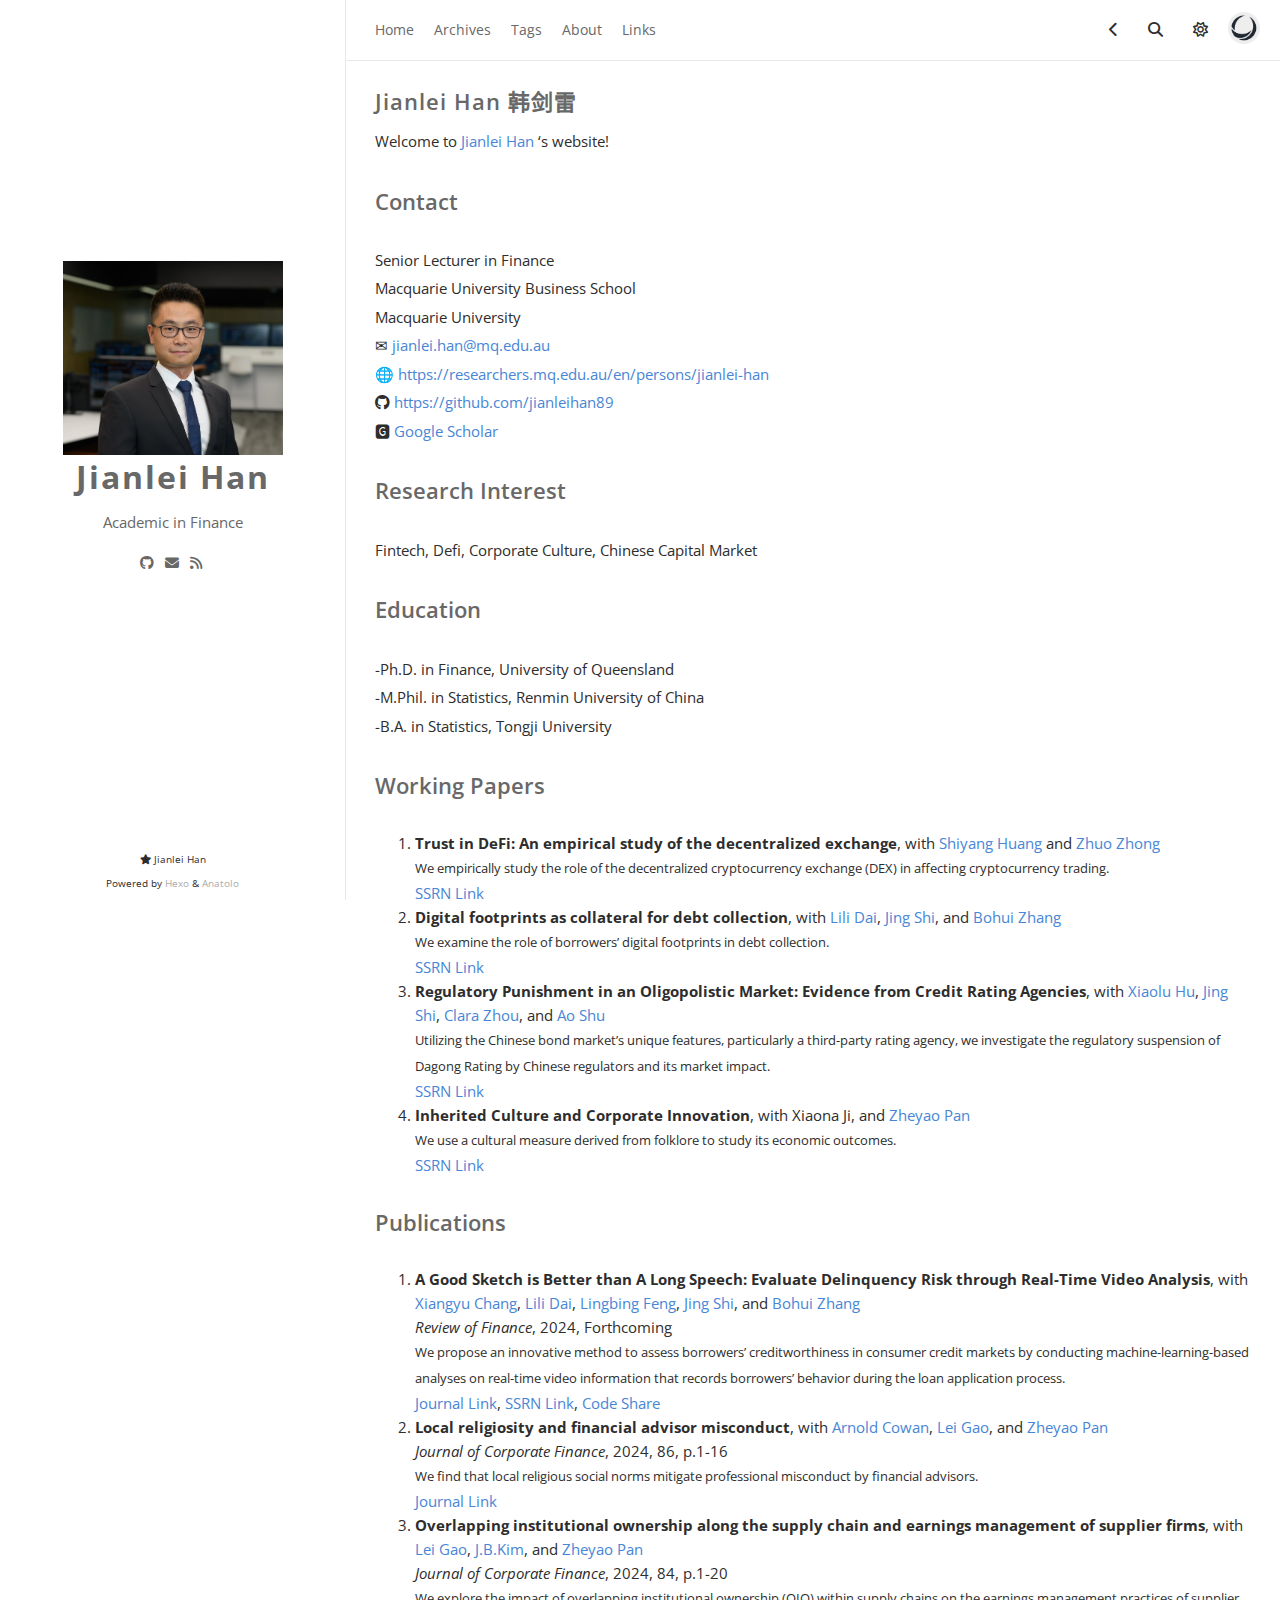
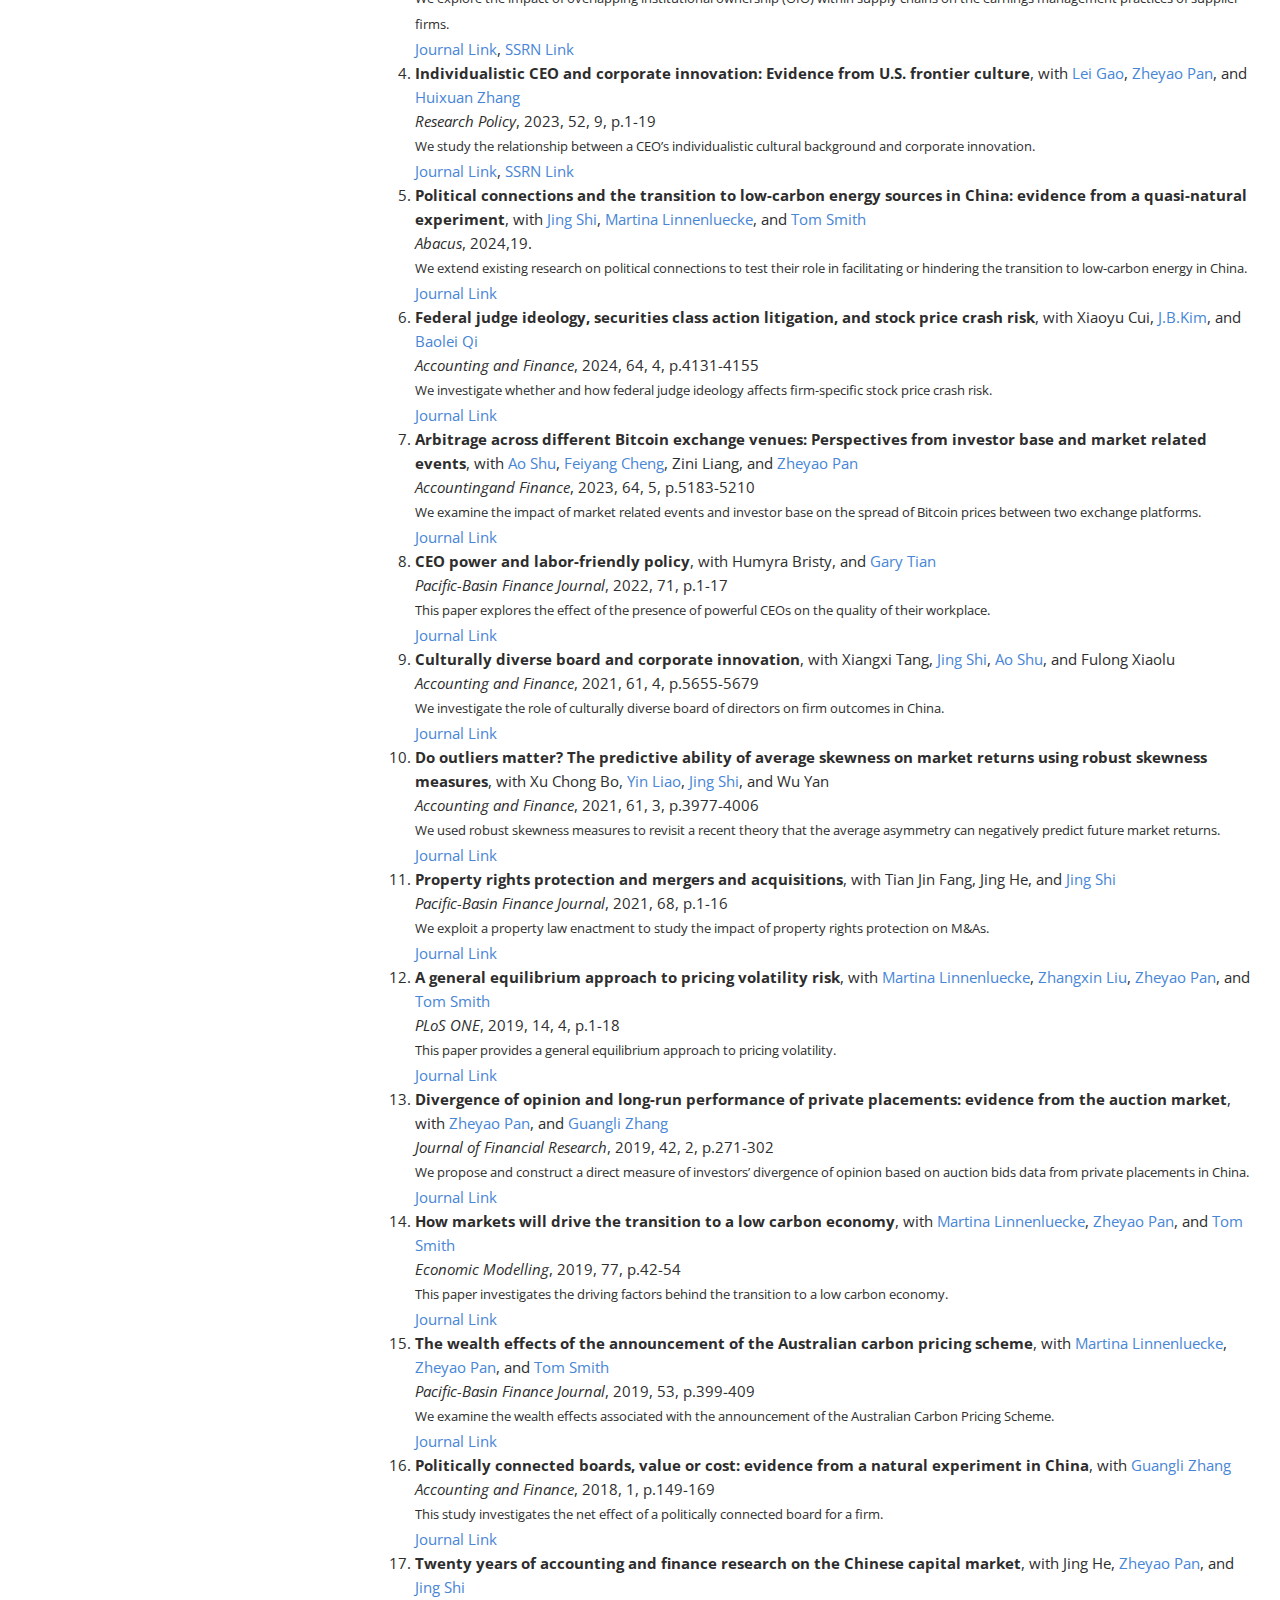
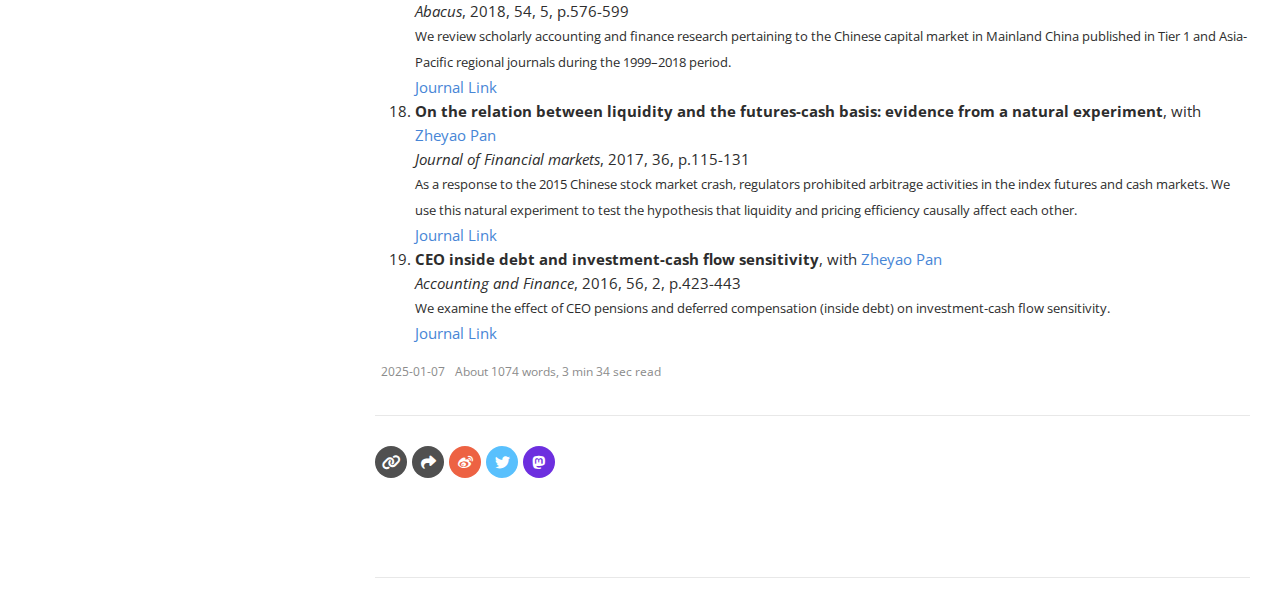
<file: 2025/01/07/hello-world/index.html>
<!DOCTYPE html><html lang="zh-CN" theme="default"><head><meta charset="utf-8"><meta name="X-UA-Compatible" content="IE=edge"><meta name="author" content="Jianlei Han"><title>Jianlei Han 韩剑雷 · Jianlei Han</title><meta name="description" content="Welcome to Jianlei Han ‘s website!
ContactSenior Lecturer in FinanceMacquarie University Business SchoolMacquarie University✉ jianlei.han@mq.edu.au🌐 "><meta name="keywords" content="Jianlei Han, Finance"><meta content="width=device-width, initial-scale=1.0, maximum-scale=1.0, user-scalable=0" name="viewport"><meta content="yes" name="apple-mobile-web-app-capable"><meta content="black" name="apple-mobile-web-app-status-bar-style"><meta content="telephone=no" name="format-detection"><meta id="site_data_static" data-url="/"><meta name="renderer" content="webkit"><link rel="shortcut icon" type="image/x-icon" href="/images/favicon.webp"><link rel="stylesheet" href="/js_complied/bundle.css"><link rel="stylesheet" href="/css/font-awesome.min.css"><link rel="alternate" type="application/atom+xml" title="ATOM 1.0" href="/atom.xml"><link rel="preconnect" href="https://fonts.googleapis.com"><link rel="preconnect" href="https://fonts.gstatic.com" crossorigin><link href="https://fonts.googleapis.com/css2?family=Open+Sans:ital,wght@0,300..800;1,300..800&amp;display=swap" rel="stylesheet"><script src="/js_complied/bundle.js"></script><script>Anatolo.comment.setConfig({"valine":{"enable":false,"appid":null,"appkey":null,"notify":false,"verify":false,"avatar":"mm","placeholder":"hello, world"},"gitment":{"enable":false,"owner":"Your GitHub ID","repo":"Repo to store comments","client_id":"Your client ID","client_secret":"Your client secret"},"gitalk":{"enable":false,"owner":"Your GitHub ID","repo":"Repo to store comments","client_id":"Your client ID","client_secret":"Your client secret"},"duoshuo":null,"disqus":null,"gentie":null})</script><meta name="generator" content="Hexo 7.3.0"></head><body> <main-outlet><div class="page-top animated"><div class="nav"><li><a href="/">Home</a></li><li><a href="/archives">Archives</a></li><li><a href="/tags">Tags</a></li><li><a href="/about">About</a></li><li><a href="/links">Links</a></li></div><div class="information"><div class="nav_right_btn"><li class="btn-toggle-more"><i class="fa fa-ellipsis"></i></li><li class="btn-go-back"><a class="fa fa-chevron-left" onclick="window.history.go(-1)"> </a></li><li class="btn-search"><a class="fa fa-search" onclick="Anatolo.search.openWindow();"></a></li><li class="btn-toggle-theme"><a class="far fa-sun" onclick="Anatolo.darkLightToggle();"></a></li></div><div class="avatar"><img src="/images/logo.png"></div></div></div><div class="sidebar animated"><div class="sidebar-top"><div class="logo-title"><div class="title"><img src="/images/touxiang.png" style="width:220px;" alt="favicon"><h3 title=""><a href="/">Jianlei Han</a></h3><div class="description"><p>Academic in Finance</p></div></div><ul class="social-links"><li><a target="_blank" rel="noopener" href="https://github.com/jianleihan89"><i class="fab fa-github"></i></a></li><li><a href="mailto:jianlei.han@mq.edu.au"><i class="fa fa-envelope"></i></a></li><li><a target="_blank" rel="noopener" href="https://researchers.mq.edu.au/en/persons/jianlei-han"><i class="fa fa-rss"></i></a></li></ul></div></div><div class="footer"><div class="p"><span> </span><i class="fa fa-star"></i><span> Jianlei Han</span></div><div class="by_farbox"><span>Powered by</span><a href="https://hexo.io/zh-cn/" target="_blank"> Hexo</a><span> &</span><a href="https://github.com/Lhcfl/hexo-theme-anatolo" target="_blank"> Anatolo</a></div><div class="beian"></div></div></div><div class="main animated fadeInDown"><div class="autopagerize_page_element"><div class="content"><div class="post-page"><div class="post animated"><div class="post-title"><h3><a>Jianlei Han 韩剑雷</a></h3></div><div class="post-content"><p><p>Welcome to <a target="_blank" rel="noopener" href="https://researchers.mq.edu.au/en/persons/jianlei-han">Jianlei Han</a> ‘s website!</p>
<h1 id="Contact"><a href="#Contact" class="headerlink" title="Contact"></a>Contact</h1><p>Senior Lecturer in Finance<br>Macquarie University Business School<br>Macquarie University<br>✉ <a href="mailto:&#x6a;&#x69;&#x61;&#x6e;&#x6c;&#x65;&#x69;&#46;&#104;&#x61;&#110;&#64;&#109;&#113;&#x2e;&#101;&#100;&#117;&#46;&#97;&#x75;">jianlei.han@mq.edu.au</a><br>🌐 <a target="_blank" rel="noopener" href="https://researchers.mq.edu.au/en/persons/jianlei-han">https://researchers.mq.edu.au/en/persons/jianlei-han</a><br><i class="fab fa-github"></i> <a target="_blank" rel="noopener" href="https://github.com/jianleihan89">https://github.com/jianleihan89</a><br>🅶 <a target="_blank" rel="noopener" href="https://scholar.google.com.au/citations?user=dcxEat4AAAAJ&hl=en">Google Scholar</a></p>
<h1 id="Research-Interest"><a href="#Research-Interest" class="headerlink" title="Research Interest"></a>Research Interest</h1><p>Fintech, Defi, Corporate Culture, Chinese Capital Market</p>
<h1 id="Education"><a href="#Education" class="headerlink" title="Education"></a>Education</h1><p>-Ph.D. in Finance, University of Queensland<br>-M.Phil. in Statistics, Renmin University of China<br>-B.A. in Statistics, Tongji University</p>
<h1 id="Working-Papers"><a href="#Working-Papers" class="headerlink" title="Working Papers"></a>Working Papers</h1><ol>
<li><strong>Trust in DeFi: An empirical study of the decentralized exchange</strong>, with <a target="_blank" rel="noopener" href="https://www.hkubs.hku.hk/people/shiyang-huang/">Shiyang Huang</a> and <a target="_blank" rel="noopener" href="https://www.joe-zh.com/">Zhuo Zhong</a><br> <small>We empirically study the role of the decentralized cryptocurrency exchange (DEX) in affecting cryptocurrency trading. </small><br> <a target="_blank" rel="noopener" href="https://papers.ssrn.com/sol3/papers.cfm?abstract_id=3896461">SSRN Link</a></li>
<li><strong>Digital footprints as collateral for debt collection</strong>, with <a target="_blank" rel="noopener" href="https://www.unsw.edu.au/staff/lili-dai">Lili Dai</a>, <a target="_blank" rel="noopener" href="https://scholar.google.com.au/citations?user=8ZE5_VAAAAAJ&hl=en">Jing Shi</a>, and <a target="_blank" rel="noopener" href="https://sites.google.com/site/bohuizhang/">Bohui Zhang</a><br> <small>We examine the role of borrowers’ digital footprints in debt collection. </small><br> <a target="_blank" rel="noopener" href="https://papers.ssrn.com/sol3/Delivery.cfm?abstractid=4770600">SSRN Link</a>  </li>
<li><strong>Regulatory Punishment in an Oligopolistic Market: Evidence from Credit Rating Agencies</strong>, with <a target="_blank" rel="noopener" href="https://huxiaolu111.wixsite.com/mysite">Xiaolu Hu</a>, <a target="_blank" rel="noopener" href="https://scholar.google.com.au/citations?user=8ZE5_VAAAAAJ&hl=en">Jing Shi</a>, <a target="_blank" rel="noopener" href="https://researchers.mq.edu.au/en/persons/clara-zhou">Clara Zhou</a>, and <a target="_blank" rel="noopener" href="https://scholar.google.com/citations?user=pvihFB4AAAAJ&hl=en">Ao Shu</a><br> <small>Utilizing the Chinese bond market’s unique features, particularly a third-party rating agency, we investigate the regulatory suspension of Dagong Rating by Chinese regulators and its market impact.  </small><br> <a target="_blank" rel="noopener" href="https://papers.ssrn.com/sol3/papers.cfm?abstract_id=4905559">SSRN Link</a></li>
<li><strong>Inherited Culture and Corporate Innovation</strong>, with Xiaona Ji, and <a target="_blank" rel="noopener" href="https://researchers.mq.edu.au/en/persons/terry-pan">Zheyao Pan</a><br> <small>We use a cultural measure derived from folklore to study its economic outcomes.</small><br> <a target="_blank" rel="noopener" href="https://papers.ssrn.com/sol3/papers.cfm?abstract_id=4979871">SSRN Link</a></li>
</ol>
<h1 id="Publications"><a href="#Publications" class="headerlink" title="Publications"></a>Publications</h1><ol>
<li><strong>A Good Sketch is Better than A Long Speech: Evaluate Delinquency Risk through Real-Time Video Analysis</strong>, with <a target="_blank" rel="noopener" href="https://xiangyuchang.github.io/">Xiangyu Chang</a>, <a target="_blank" rel="noopener" href="https://www.unsw.edu.au/staff/lili-dai">Lili Dai</a>, <a target="_blank" rel="noopener" href="https://scholar.google.com/citations?user=PnA_zUcAAAAJ&hl=en">Lingbing Feng</a>, <a target="_blank" rel="noopener" href="https://scholar.google.com.au/citations?user=8ZE5_VAAAAAJ&hl=en">Jing Shi</a>, and <a target="_blank" rel="noopener" href="https://sites.google.com/site/bohuizhang/">Bohui Zhang</a><br> <em>Review of Finance</em>, 2024, Forthcoming<br> <small>We propose an innovative method to assess borrowers’ creditworthiness in consumer credit markets by conducting machine-learning-based analyses on real-time video information that records borrowers’ behavior during the loan application process. </small><br> <a target="_blank" rel="noopener" href="https://academic.oup.com/rof/advance-article-abstract/doi/10.1093/rof/rfae044/7921426">Journal Link</a>, <a target="_blank" rel="noopener" href="https://papers.ssrn.com/sol3/papers.cfm?abstract_id=4659659">SSRN Link</a>, <a target="_blank" rel="noopener" href="https://github.com/jianleihan89/Face_Feature">Code Share</a></li>
<li><strong>Local religiosity and financial advisor misconduct</strong>, with <a target="_blank" rel="noopener" href="https://www.ivybusiness.iastate.edu/directory/arnie/">Arnold Cowan</a>, <a target="_blank" rel="noopener" href="https://www.gmu.edu/profiles/lgao9">Lei Gao</a>, and <a target="_blank" rel="noopener" href="https://researchers.mq.edu.au/en/persons/terry-pan">Zheyao Pan</a><br> <em>Journal of Corporate Finance</em>, 2024, 86, p.1-16<br> <small>We find that local religious social norms mitigate professional misconduct by financial advisors.</small><br> <a target="_blank" rel="noopener" href="https://www.sciencedirect.com/science/article/abs/pii/S0929119924000300">Journal Link</a></li>
<li><strong>Overlapping institutional ownership along the supply chain and earnings management of supplier firms</strong>, with <a target="_blank" rel="noopener" href="https://www.gmu.edu/profiles/lgao9">Lei Gao</a>, <a target="_blank" rel="noopener" href="https://business.okstate.edu/directory/255665.html">J.B.Kim</a>, and <a target="_blank" rel="noopener" href="https://researchers.mq.edu.au/en/persons/terry-pan">Zheyao Pan</a><br> <em>Journal of Corporate Finance</em>, 2024, 84, p.1-20<br> <small>We explore the impact of overlapping institutional ownership (OIO) within supply chains on the earnings management practices of supplier firms.</small><br> <a target="_blank" rel="noopener" href="https://www.sciencedirect.com/science/article/abs/pii/S0929119923001694">Journal Link</a>, <a target="_blank" rel="noopener" href="https://papers.ssrn.com/sol3/papers.cfm?abstract_id=4051286">SSRN Link</a></li>
<li><strong>Individualistic CEO and corporate innovation: Evidence from U.S. frontier culture</strong>, with <a target="_blank" rel="noopener" href="https://www.gmu.edu/profiles/lgao9">Lei Gao</a>, <a target="_blank" rel="noopener" href="https://researchers.mq.edu.au/en/persons/terry-pan">Zheyao Pan</a>, and <a target="_blank" rel="noopener" href="https://scholar.xjtlu.edu.cn/en/persons/HuixuanZhang">Huixuan Zhang</a><br> <em>Research Policy</em>, 2023, 52, 9, p.1-19<br> <small>We study the relationship between a CEO’s individualistic cultural background and corporate innovation. </small><br> <a target="_blank" rel="noopener" href="https://www.sciencedirect.com/science/article/abs/pii/S0048733323001361?via=ihub">Journal Link</a>, <a target="_blank" rel="noopener" href="https://papers.ssrn.com/sol3/papers.cfm?abstract_id=3950964">SSRN Link</a></li>
<li><strong>Political connections and the transition to low-carbon energy sources in China: evidence from a quasi-natural experiment</strong>, with <a target="_blank" rel="noopener" href="https://scholar.google.com.au/citations?user=8ZE5_VAAAAAJ&hl=en">Jing Shi</a>, <a target="_blank" rel="noopener" href="https://profiles.uts.edu.au/Martina.Linnenluecke">Martina Linnenluecke</a>, and <a target="_blank" rel="noopener" href="https://researchers.mq.edu.au/en/persons/tom-smith">Tom Smith</a><br> <em>Abacus</em>, 2024,19.<br> <small>We extend existing research on political connections to test their role in facilitating or hindering the transition to low-carbon energy in China.</small><br> <a target="_blank" rel="noopener" href="https://onlinelibrary.wiley.com/doi/full/10.1111/abac.12336">Journal Link</a></li>
<li><strong>Federal judge ideology, securities class action litigation, and stock price crash risk</strong>, with Xiaoyu Cui, <a target="_blank" rel="noopener" href="https://business.okstate.edu/directory/255665.html">J.B.Kim</a>, and <a target="_blank" rel="noopener" href="https://som.xjtu.edu.cn/en/info/1112/1138.htm">Baolei Qi</a><br> <em>Accounting and Finance</em>, 2024, 64, 4, p.4131-4155<br> <small>We investigate whether and how federal judge ideology affects firm-specific stock price crash risk.</small><br> <a target="_blank" rel="noopener" href="https://onlinelibrary.wiley.com/doi/10.1111/acfi.13299">Journal Link</a></li>
<li><strong>Arbitrage across different Bitcoin exchange venues: Perspectives from investor base and market related events</strong>, with <a target="_blank" rel="noopener" href="https://scholar.google.com/citations?user=pvihFB4AAAAJ&hl=en">Ao Shu</a>, <a target="_blank" rel="noopener" href="https://scholar.google.com.au/citations?user=GUnc9mEAAAAJ&hl=en">Feiyang Cheng</a>, Zini Liang, and <a target="_blank" rel="noopener" href="https://researchers.mq.edu.au/en/persons/terry-pan">Zheyao Pan</a><br> <em>Accountingand Finance</em>, 2023, 64, 5, p.5183-5210<br> <small>We examine the impact of market related events and investor base on the spread of Bitcoin prices between two exchange platforms.</small><br> <a target="_blank" rel="noopener" href="https://onlinelibrary.wiley.com/doi/full/10.1111/acfi.13102">Journal Link</a></li>
<li><strong>CEO power and labor-friendly policy</strong>, with Humyra Bristy, and <a target="_blank" rel="noopener" href="https://researchers.mq.edu.au/en/persons/gary-tian">Gary Tian</a><br> <em>Pacific-Basin Finance Journal</em>, 2022, 71, p.1-17<br> <small>This paper explores the effect of the presence of powerful CEOs on the quality of their workplace.</small><br> <a target="_blank" rel="noopener" href="https://www.sciencedirect.com/science/article/pii/S0927538X21002067">Journal Link</a></li>
<li><strong>Culturally diverse board and corporate innovation</strong>, with Xiangxi Tang, <a target="_blank" rel="noopener" href="https://scholar.google.com.au/citations?user=8ZE5_VAAAAAJ&hl=en">Jing Shi</a>, <a target="_blank" rel="noopener" href="https://scholar.google.com/citations?user=pvihFB4AAAAJ&hl=en">Ao Shu</a>, and Fulong Xiaolu<br> <em>Accounting and Finance</em>, 2021, 61, 4, p.5655-5679<br> <small>We investigate the role of culturally diverse board of directors on firm outcomes in China.</small><br> <a target="_blank" rel="noopener" href="https://onlinelibrary.wiley.com/doi/abs/10.1111/acfi.12772">Journal Link</a></li>
<li><strong>Do outliers matter? The predictive ability of average skewness on market returns using robust skewness measures</strong>, with Xu Chong Bo, <a target="_blank" rel="noopener" href="https://researchers.mq.edu.au/en/persons/yin-liao">Yin Liao</a>, <a target="_blank" rel="noopener" href="https://scholar.google.com.au/citations?user=8ZE5_VAAAAAJ&hl=en">Jing Shi</a>, and Wu Yan<br> <em>Accounting and Finance</em>, 2021, 61, 3, p.3977-4006<br> <small>We used robust skewness measures to revisit a recent theory that the average asymmetry can negatively predict future market returns.</small><br> <a target="_blank" rel="noopener" href="https://onlinelibrary.wiley.com/doi/abs/10.1111/acfi.12723">Journal Link</a></li>
<li><strong>Property rights protection and mergers and acquisitions</strong>, with Tian Jin Fang, Jing He, and <a target="_blank" rel="noopener" href="https://scholar.google.com.au/citations?user=8ZE5_VAAAAAJ&hl=en">Jing Shi</a><br> <em>Pacific-Basin Finance Journal</em>, 2021, 68, p.1-16<br> <small>We exploit a property law enactment to study the impact of property rights protection on M&amp;As.</small><br> <a target="_blank" rel="noopener" href="https://www.sciencedirect.com/science/article/pii/S0927538X21001001">Journal Link</a></li>
<li><strong>A general equilibrium approach to pricing volatility risk</strong>, with <a target="_blank" rel="noopener" href="https://profiles.uts.edu.au/Martina.Linnenluecke">Martina Linnenluecke</a>, <a target="_blank" rel="noopener" href="https://research-repository.uwa.edu.au/en/persons/frank-liu">Zhangxin Liu</a>, <a target="_blank" rel="noopener" href="https://researchers.mq.edu.au/en/persons/terry-pan">Zheyao Pan</a>, and <a target="_blank" rel="noopener" href="https://researchers.mq.edu.au/en/persons/tom-smith">Tom Smith</a><br> <em>PLoS ONE</em>, 2019, 14, 4, p.1-18<br> <small>This paper provides a general equilibrium approach to pricing volatility.</small><br> <a target="_blank" rel="noopener" href="https://journals.plos.org/plosone/article?id=10.1371/journal.pone.0215032">Journal Link</a></li>
<li><strong>Divergence of opinion and long-run performance of private placements: evidence from the auction market</strong>, with <a target="_blank" rel="noopener" href="https://researchers.mq.edu.au/en/persons/terry-pan">Zheyao Pan</a>, and <a target="_blank" rel="noopener" href="https://bs.cufe.edu.cn/info/1244/9618.htm">Guangli Zhang</a><br> <em>Journal of Financial Research</em>, 2019, 42, 2, p.271-302<br> <small> We propose and construct a direct measure of investors’ divergence of opinion based on auction bids data from private placements in China.</small><br> <a target="_blank" rel="noopener" href="https://onlinelibrary.wiley.com/doi/10.1111/jfir.12170">Journal Link</a></li>
<li><strong>How markets will drive the transition to a low carbon economy</strong>, with <a target="_blank" rel="noopener" href="https://profiles.uts.edu.au/Martina.Linnenluecke">Martina Linnenluecke</a>, <a target="_blank" rel="noopener" href="https://researchers.mq.edu.au/en/persons/terry-pan">Zheyao Pan</a>, and <a target="_blank" rel="noopener" href="https://researchers.mq.edu.au/en/persons/tom-smith">Tom Smith</a><br> <em>Economic Modelling</em>, 2019, 77, p.42-54<br> <small>This paper investigates the driving factors behind the transition to a low carbon economy.</small><br> <a target="_blank" rel="noopener" href="https://www.sciencedirect.com/science/article/pii/S0264999318304619">Journal Link</a></li>
<li><strong>The wealth effects of the announcement of the Australian carbon pricing scheme</strong>, with <a target="_blank" rel="noopener" href="https://profiles.uts.edu.au/Martina.Linnenluecke">Martina Linnenluecke</a>, <a target="_blank" rel="noopener" href="https://researchers.mq.edu.au/en/persons/terry-pan">Zheyao Pan</a>, and <a target="_blank" rel="noopener" href="https://researchers.mq.edu.au/en/persons/tom-smith">Tom Smith</a><br> <em>Pacific-Basin Finance Journal</em>, 2019, 53, p.399-409<br> <small>We examine the wealth effects associated with the announcement of the Australian Carbon Pricing Scheme.</small><br> <a target="_blank" rel="noopener" href="https://www.sciencedirect.com/science/article/pii/S0927538X1830386X">Journal Link</a></li>
<li><strong>Politically connected boards, value or cost: evidence from a natural experiment in China</strong>, with <a target="_blank" rel="noopener" href="https://bs.cufe.edu.cn/info/1244/9618.htm">Guangli Zhang</a><br> <em>Accounting and Finance</em>, 2018, 1, p.149-169<br> <small>This study investigates the net effect of a politically connected board for a firm.</small><br> <a target="_blank" rel="noopener" href="https://onlinelibrary.wiley.com/doi/abs/10.1111/acfi.12215">Journal Link</a></li>
<li><strong>Twenty years of accounting and finance research on the Chinese capital market</strong>, with Jing He, <a target="_blank" rel="noopener" href="https://researchers.mq.edu.au/en/persons/terry-pan">Zheyao Pan</a>, and <a target="_blank" rel="noopener" href="https://scholar.google.com.au/citations?user=8ZE5_VAAAAAJ&hl=en">Jing Shi</a><br> <em>Abacus</em>, 2018, 54, 5, p.576-599<br> <small>We review scholarly accounting and finance research pertaining to the Chinese capital market in Mainland China published in Tier 1 and Asia-Pacific regional journals during the 1999–2018 period. </small><br> <a target="_blank" rel="noopener" href="https://onlinelibrary.wiley.com/doi/abs/10.1111/abac.12143">Journal Link</a></li>
<li><strong>On the relation between liquidity and the futures-cash basis: evidence from a natural experiment</strong>, with <a target="_blank" rel="noopener" href="https://researchers.mq.edu.au/en/persons/terry-pan">Zheyao Pan</a><br> <em>Journal of Financial markets</em>, 2017, 36, p.115-131<br> <small>As a response to the 2015 Chinese stock market crash, regulators prohibited arbitrage activities in the index futures and cash markets. We use this natural experiment to test the hypothesis that liquidity and pricing efficiency causally affect each other. </small><br> <a target="_blank" rel="noopener" href="https://www.sciencedirect.com/science/article/pii/S1386418116301513">Journal Link</a></li>
<li><strong>CEO inside debt and investment-cash flow sensitivity</strong>, with <a target="_blank" rel="noopener" href="https://researchers.mq.edu.au/en/persons/terry-pan">Zheyao Pan</a><br> <em>Accounting and Finance</em>, 2016, 56, 2, p.423-443<br> <small>We examine the effect of CEO pensions and deferred compensation (inside debt) on investment-cash flow sensitivity.</small><br> <a target="_blank" rel="noopener" href="https://onlinelibrary.wiley.com/doi/10.1111/acfi.12104">Journal Link</a></li>
</ol>
</p></div><div class="post-footer"><div class="meta"><div class="info"><i class="fa fa-sun-o"></i><span class="date">2025-01-07</span><span>About 1074 words, 3 min 34 sec  read</span></div></div></div></div><div class="share"><div class="share-btn linkonly"><a class="fa fa-link" onclick="Utils.copyToClipboard(window.location.href)" ref="sidebar"></a></div><div class="share-btn evernote"><a class="fa fa-share" onclick="Anatolo.share.native()" ref="sidebar"></a></div><div class="share-btn weibo"><a class="fab fa-weibo" href="javascript:void((function(s,d,e){try{}catch(e){}var f='http://service.weibo.com/share/share.php?',u=d.location.href,p=['url=',e(u),'&amp;title=',e(d.title),'&amp;appkey=2924220432'].join('');function a(){if(!window.open([f,p].join(''),'mb',['toolbar=0,status=0,resizable=1,width=620,height=450,left=',(s.width-620)/2,',top=',(s.height-450)/2].join('')))u.href=[f,p].join('');};if(/Firefox/.test(navigator.userAgent)){setTimeout(a,0)}else{a()}})(screen,document,encodeURIComponent));"></a></div><div class="share-btn twitter"><a class="fab fa-twitter" target="_blank" rel="noopener" href="http://twitter.com/intent/tweet?text=I%20have%20found%20a%20great%20blog.%0A%0AJianlei%20Han%20%C2%B7%20Jianlei%20Han%20%E9%9F%A9%E5%89%91%E9%9B%B7%0Ahttp://example.com/2025/01/07/hello-world/%0A"></a></div><div class="share-btn mastodon"><a class="fab fa-mastodon" target="_blank" rel="noopener" href="https://mastodonshare.com/?text=I%20have%20found%20a%20great%20blog.%0A%0AJianlei%20Han%20%C2%B7%20Jianlei%20Han%20%E9%9F%A9%E5%89%91%E9%9B%B7%0Ahttp://example.com/2025/01/07/hello-world/%0A"></a></div></div><div class="pagination"><ul class="clearfix"></ul></div><script>Anatolo.comment.setConfig({"valine":{"enable":false,"appid":null,"appkey":null,"notify":false,"verify":false,"avatar":"mm","placeholder":"hello, world"},"gitment":{"enable":false,"owner":"Your GitHub ID","repo":"Repo to store comments","client_id":"Your client ID","client_secret":"Your client secret"},"gitalk":{"enable":false,"owner":"Your GitHub ID","repo":"Repo to store comments","client_id":"Your client ID","client_secret":"Your client secret"},"duoshuo":null,"disqus":null,"gentie":null})</script></div></div></div></div></main-outlet><script>(async function(){ if (Anatolo.search == null) await Anatolo.getMsg("search-init"); Anatolo.search.config = {translation:{posts:"Posts",pages:"Pages",categories:"Categories",tags:"Tags",untitled:"(Untitled)",} }; })()</script><div class="searchbox ins-search modal-cover"><div class="searchbox-container ins-search-container modal-container"><div class="searchbox-input-wrapper"><input class="searchbox-input ins-search-input" type="text" placeholder="Search..."><span class="searchbox-close"><a class="fa fa-times-circle" onclick="Anatolo.search.closeWindow();"></a></span></div><div class="searchbox-result-wrapper ins-section-wrapper"><div class="ins-section-container"><p>Seraching...</p></div></div></div></div><button class="float-button hide" id="scroll-to-top" onclick="window.scrollTo({top: 0, behavior: 'smooth'})" type="button" title="Scroll to top"><i class="fa fa-angle-up"></i></button><div class="modal-cover" id="success-indicator"><div class="modal-container indicator"><i class="fa fa-check"></i></div></div></body></html>
</file>
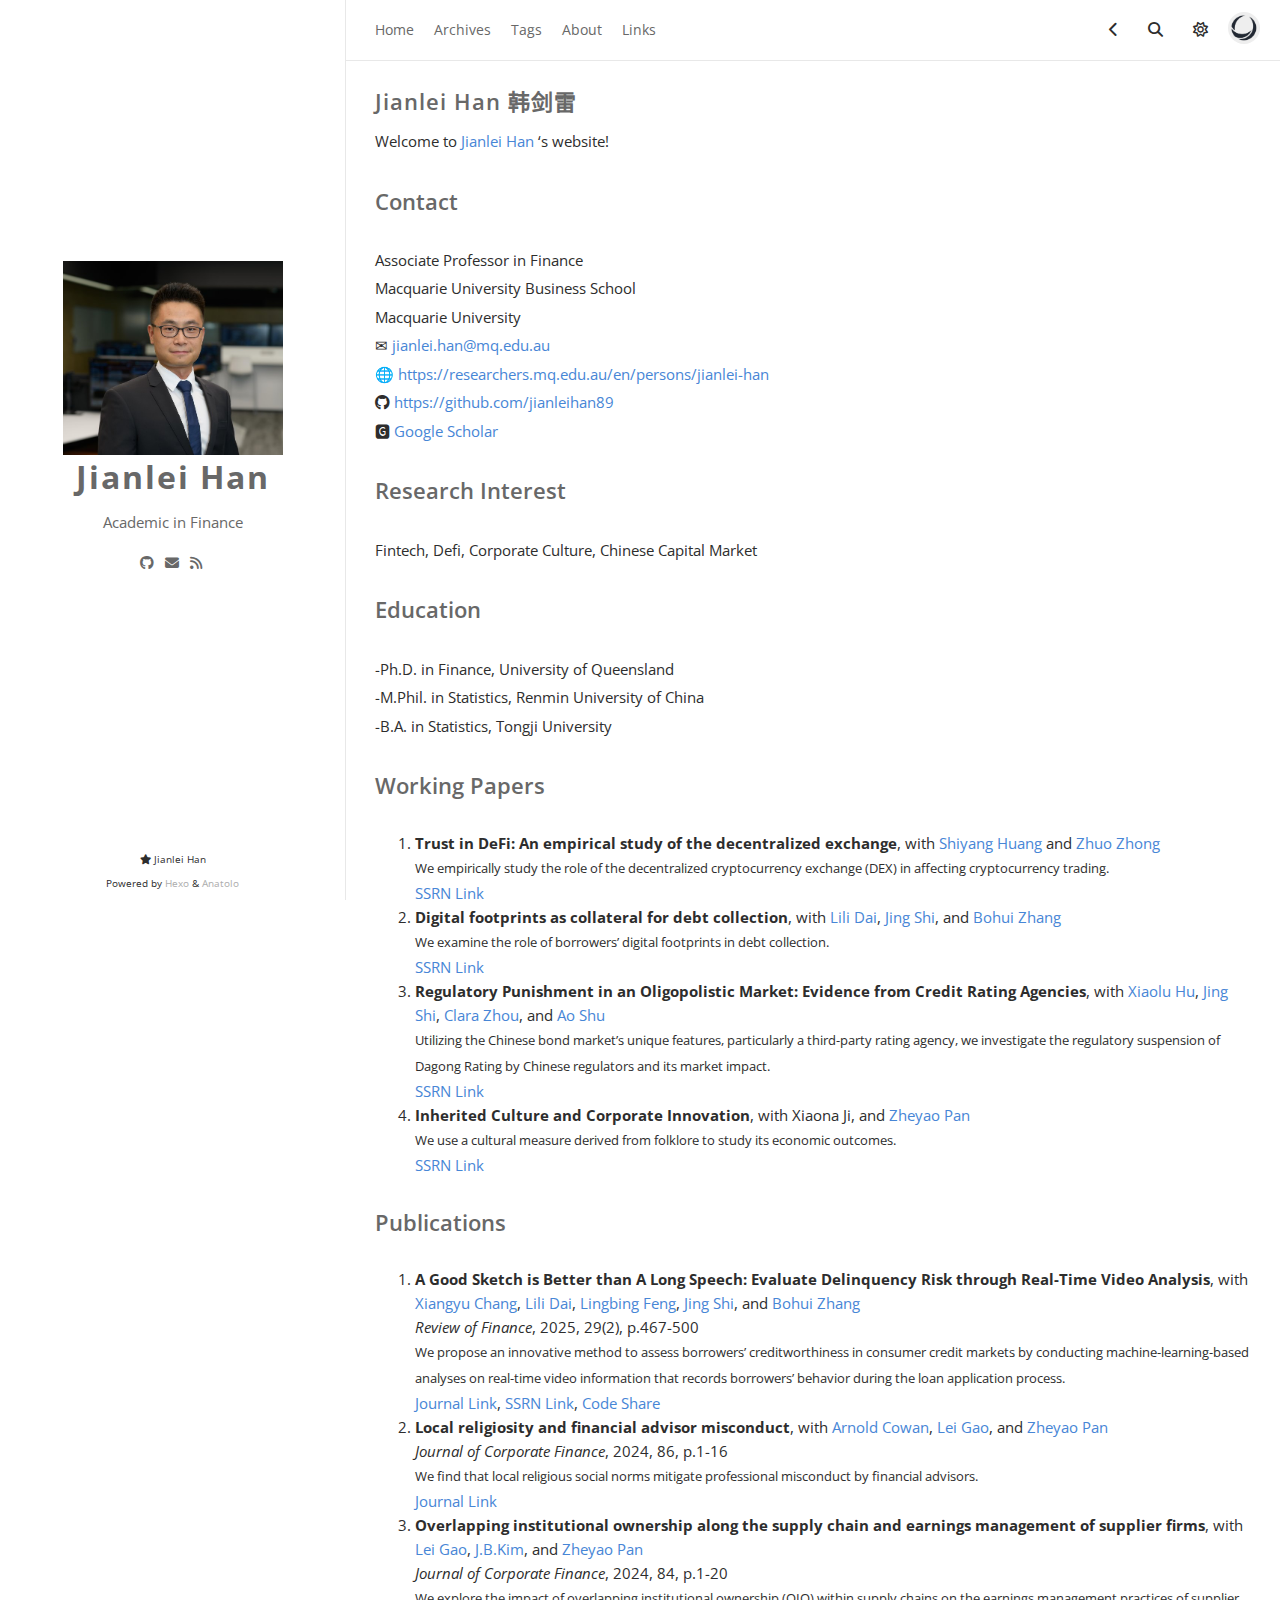
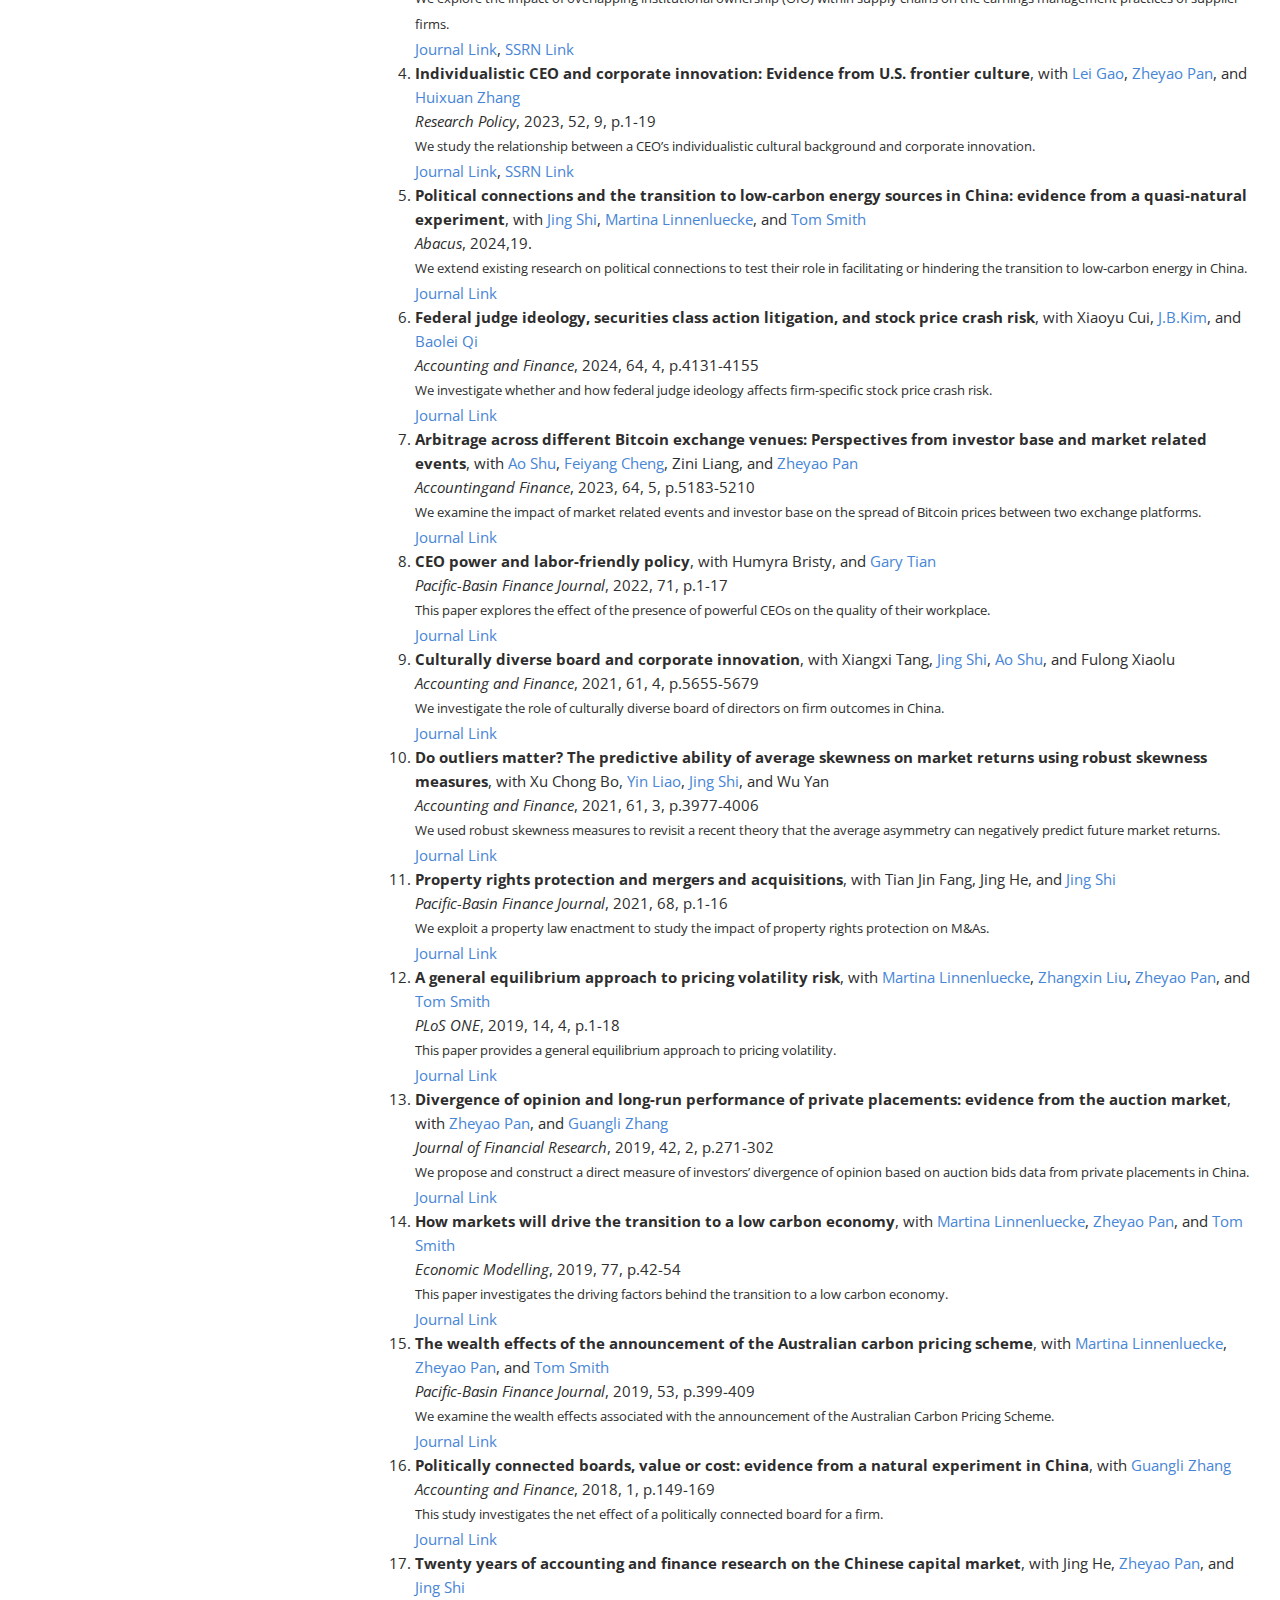
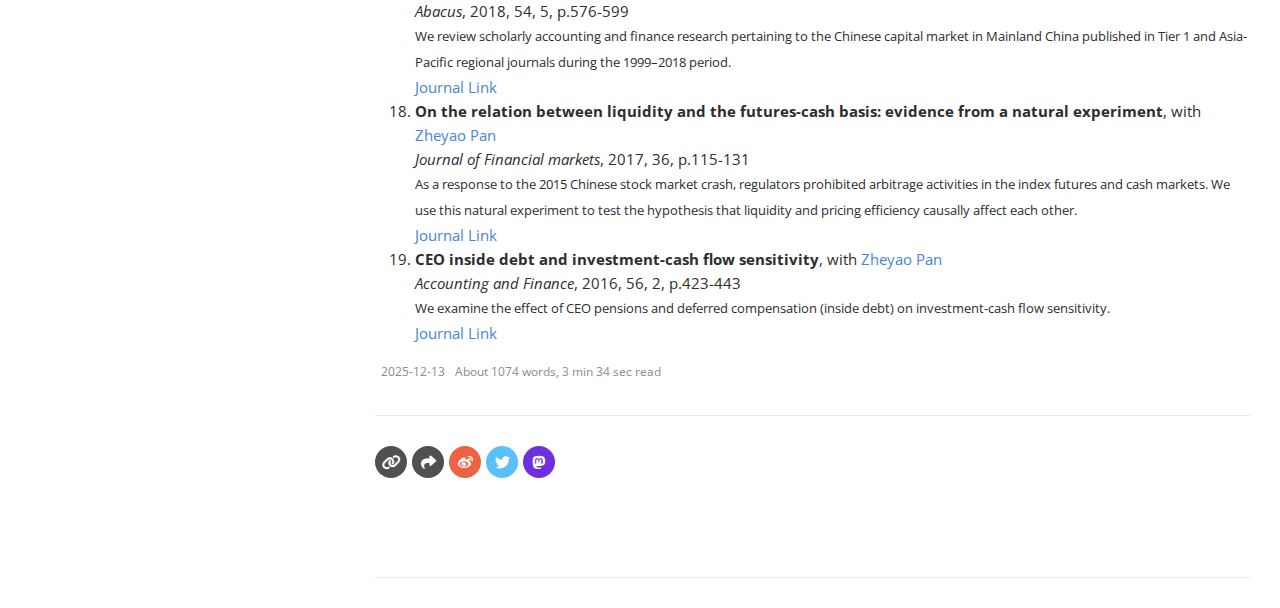
<file: 2025/12/13/hello-world/index.html>
<!DOCTYPE html><html lang="zh-CN" theme="default"><head><meta charset="utf-8"><meta name="X-UA-Compatible" content="IE=edge"><meta name="author" content="Jianlei Han"><title>Jianlei Han 韩剑雷 · Jianlei Han</title><meta name="description" content="Welcome to Jianlei Han ‘s website!
ContactAssociate Professor in FinanceMacquarie University Business SchoolMacquarie University✉ jianlei.han@mq.edu.a"><meta name="keywords" content="Jianlei Han, Finance"><meta content="width=device-width, initial-scale=1.0, maximum-scale=1.0, user-scalable=0" name="viewport"><meta content="yes" name="apple-mobile-web-app-capable"><meta content="black" name="apple-mobile-web-app-status-bar-style"><meta content="telephone=no" name="format-detection"><meta id="site_data_static" data-url="/"><meta name="renderer" content="webkit"><link rel="shortcut icon" type="image/x-icon" href="/images/favicon.webp"><link rel="stylesheet" href="/js_complied/bundle.css"><link rel="stylesheet" href="/css/font-awesome.min.css"><link rel="alternate" type="application/atom+xml" title="ATOM 1.0" href="/atom.xml"><link rel="preconnect" href="https://fonts.googleapis.com"><link rel="preconnect" href="https://fonts.gstatic.com" crossorigin><link href="https://fonts.googleapis.com/css2?family=Open+Sans:ital,wght@0,300..800;1,300..800&amp;display=swap" rel="stylesheet"><script src="/js_complied/bundle.js"></script><script>Anatolo.comment.setConfig({"valine":{"enable":false,"appid":null,"appkey":null,"notify":false,"verify":false,"avatar":"mm","placeholder":"hello, world"},"gitment":{"enable":false,"owner":"Your GitHub ID","repo":"Repo to store comments","client_id":"Your client ID","client_secret":"Your client secret"},"gitalk":{"enable":false,"owner":"Your GitHub ID","repo":"Repo to store comments","client_id":"Your client ID","client_secret":"Your client secret"},"duoshuo":null,"disqus":null,"gentie":null})</script><meta name="generator" content="Hexo 8.1.1"></head><body> <main-outlet><div class="page-top animated"><div class="nav"><li><a href="/">Home</a></li><li><a href="/archives">Archives</a></li><li><a href="/tags">Tags</a></li><li><a href="/about">About</a></li><li><a href="/links">Links</a></li></div><div class="information"><div class="nav_right_btn"><li class="btn-toggle-more"><i class="fa fa-ellipsis"></i></li><li class="btn-go-back"><a class="fa fa-chevron-left" onclick="window.history.go(-1)"> </a></li><li class="btn-search"><a class="fa fa-search" onclick="Anatolo.search.openWindow();"></a></li><li class="btn-toggle-theme"><a class="far fa-sun" onclick="Anatolo.darkLightToggle();"></a></li></div><div class="avatar"><img src="/images/logo.png"></div></div></div><div class="sidebar animated"><div class="sidebar-top"><div class="logo-title"><div class="title"><img src="/images/touxiang.png" style="width:220px;" alt="favicon"><h3 title=""><a href="/">Jianlei Han</a></h3><div class="description"><p>Academic in Finance</p></div></div><ul class="social-links"><li><a target="_blank" rel="noopener" href="https://github.com/jianleihan89"><i class="fab fa-github"></i></a></li><li><a href="mailto:jianlei.han@mq.edu.au"><i class="fa fa-envelope"></i></a></li><li><a target="_blank" rel="noopener" href="https://researchers.mq.edu.au/en/persons/jianlei-han"><i class="fa fa-rss"></i></a></li></ul></div></div><div class="footer"><div class="p"><span> </span><i class="fa fa-star"></i><span> Jianlei Han</span></div><div class="by_farbox"><span>Powered by</span><a href="https://hexo.io/zh-cn/" target="_blank"> Hexo</a><span> &</span><a href="https://github.com/Lhcfl/hexo-theme-anatolo" target="_blank"> Anatolo</a></div><div class="beian"></div></div></div><div class="main animated fadeInDown"><div class="autopagerize_page_element"><div class="content"><div class="post-page"><div class="post animated"><div class="post-title"><h3><a>Jianlei Han 韩剑雷</a></h3></div><div class="post-content"><p><p>Welcome to <a target="_blank" rel="noopener" href="https://researchers.mq.edu.au/en/persons/jianlei-han">Jianlei Han</a> ‘s website!</p>
<h1 id="Contact"><a href="#Contact" class="headerlink" title="Contact"></a>Contact</h1><p>Associate Professor in Finance<br>Macquarie University Business School<br>Macquarie University<br>✉ <a href="mailto:&#106;&#x69;&#x61;&#110;&#108;&#101;&#x69;&#x2e;&#x68;&#x61;&#x6e;&#x40;&#109;&#113;&#46;&#101;&#100;&#117;&#46;&#x61;&#117;">jianlei.han@mq.edu.au</a><br>🌐 <a target="_blank" rel="noopener" href="https://researchers.mq.edu.au/en/persons/jianlei-han">https://researchers.mq.edu.au/en/persons/jianlei-han</a><br><i class="fab fa-github"></i> <a target="_blank" rel="noopener" href="https://github.com/jianleihan89">https://github.com/jianleihan89</a><br>🅶 <a target="_blank" rel="noopener" href="https://scholar.google.com.au/citations?user=dcxEat4AAAAJ&hl=en">Google Scholar</a></p>
<h1 id="Research-Interest"><a href="#Research-Interest" class="headerlink" title="Research Interest"></a>Research Interest</h1><p>Fintech, Defi, Corporate Culture, Chinese Capital Market</p>
<h1 id="Education"><a href="#Education" class="headerlink" title="Education"></a>Education</h1><p>-Ph.D. in Finance, University of Queensland<br>-M.Phil. in Statistics, Renmin University of China<br>-B.A. in Statistics, Tongji University</p>
<h1 id="Working-Papers"><a href="#Working-Papers" class="headerlink" title="Working Papers"></a>Working Papers</h1><ol>
<li><strong>Trust in DeFi: An empirical study of the decentralized exchange</strong>, with <a target="_blank" rel="noopener" href="https://www.hkubs.hku.hk/people/shiyang-huang/">Shiyang Huang</a> and <a target="_blank" rel="noopener" href="https://www.joe-zh.com/">Zhuo Zhong</a><br> <small>We empirically study the role of the decentralized cryptocurrency exchange (DEX) in affecting cryptocurrency trading. </small><br> <a target="_blank" rel="noopener" href="https://papers.ssrn.com/sol3/papers.cfm?abstract_id=3896461">SSRN Link</a></li>
<li><strong>Digital footprints as collateral for debt collection</strong>, with <a target="_blank" rel="noopener" href="https://www.unsw.edu.au/staff/lili-dai">Lili Dai</a>, <a target="_blank" rel="noopener" href="https://scholar.google.com.au/citations?user=8ZE5_VAAAAAJ&hl=en">Jing Shi</a>, and <a target="_blank" rel="noopener" href="https://sites.google.com/site/bohuizhang/">Bohui Zhang</a><br> <small>We examine the role of borrowers’ digital footprints in debt collection. </small><br> <a target="_blank" rel="noopener" href="https://papers.ssrn.com/sol3/Delivery.cfm?abstractid=4770600">SSRN Link</a>  </li>
<li><strong>Regulatory Punishment in an Oligopolistic Market: Evidence from Credit Rating Agencies</strong>, with <a target="_blank" rel="noopener" href="https://huxiaolu111.wixsite.com/mysite">Xiaolu Hu</a>, <a target="_blank" rel="noopener" href="https://scholar.google.com.au/citations?user=8ZE5_VAAAAAJ&hl=en">Jing Shi</a>, <a target="_blank" rel="noopener" href="https://researchers.mq.edu.au/en/persons/clara-zhou">Clara Zhou</a>, and <a target="_blank" rel="noopener" href="https://scholar.google.com/citations?user=pvihFB4AAAAJ&hl=en">Ao Shu</a><br> <small>Utilizing the Chinese bond market’s unique features, particularly a third-party rating agency, we investigate the regulatory suspension of Dagong Rating by Chinese regulators and its market impact.  </small><br> <a target="_blank" rel="noopener" href="https://papers.ssrn.com/sol3/papers.cfm?abstract_id=4905559">SSRN Link</a></li>
<li><strong>Inherited Culture and Corporate Innovation</strong>, with Xiaona Ji, and <a target="_blank" rel="noopener" href="https://researchers.mq.edu.au/en/persons/terry-pan">Zheyao Pan</a><br> <small>We use a cultural measure derived from folklore to study its economic outcomes.</small><br> <a target="_blank" rel="noopener" href="https://papers.ssrn.com/sol3/papers.cfm?abstract_id=4979871">SSRN Link</a></li>
</ol>
<h1 id="Publications"><a href="#Publications" class="headerlink" title="Publications"></a>Publications</h1><ol>
<li><strong>A Good Sketch is Better than A Long Speech: Evaluate Delinquency Risk through Real-Time Video Analysis</strong>, with <a target="_blank" rel="noopener" href="https://xiangyuchang.github.io/">Xiangyu Chang</a>, <a target="_blank" rel="noopener" href="https://www.unsw.edu.au/staff/lili-dai">Lili Dai</a>, <a target="_blank" rel="noopener" href="https://scholar.google.com/citations?user=PnA_zUcAAAAJ&hl=en">Lingbing Feng</a>, <a target="_blank" rel="noopener" href="https://scholar.google.com.au/citations?user=8ZE5_VAAAAAJ&hl=en">Jing Shi</a>, and <a target="_blank" rel="noopener" href="https://sites.google.com/site/bohuizhang/">Bohui Zhang</a><br> <em>Review of Finance</em>, 2025, 29(2), p.467-500<br> <small>We propose an innovative method to assess borrowers’ creditworthiness in consumer credit markets by conducting machine-learning-based analyses on real-time video information that records borrowers’ behavior during the loan application process. </small><br> <a target="_blank" rel="noopener" href="https://academic.oup.com/rof/advance-article-abstract/doi/10.1093/rof/rfae044/7921426">Journal Link</a>, <a target="_blank" rel="noopener" href="https://papers.ssrn.com/sol3/papers.cfm?abstract_id=4659659">SSRN Link</a>, <a target="_blank" rel="noopener" href="https://github.com/jianleihan89/Face_Feature">Code Share</a></li>
<li><strong>Local religiosity and financial advisor misconduct</strong>, with <a target="_blank" rel="noopener" href="https://www.ivybusiness.iastate.edu/directory/arnie/">Arnold Cowan</a>, <a target="_blank" rel="noopener" href="https://www.gmu.edu/profiles/lgao9">Lei Gao</a>, and <a target="_blank" rel="noopener" href="https://researchers.mq.edu.au/en/persons/terry-pan">Zheyao Pan</a><br> <em>Journal of Corporate Finance</em>, 2024, 86, p.1-16<br> <small>We find that local religious social norms mitigate professional misconduct by financial advisors.</small><br> <a target="_blank" rel="noopener" href="https://www.sciencedirect.com/science/article/abs/pii/S0929119924000300">Journal Link</a></li>
<li><strong>Overlapping institutional ownership along the supply chain and earnings management of supplier firms</strong>, with <a target="_blank" rel="noopener" href="https://www.gmu.edu/profiles/lgao9">Lei Gao</a>, <a target="_blank" rel="noopener" href="https://business.okstate.edu/directory/255665.html">J.B.Kim</a>, and <a target="_blank" rel="noopener" href="https://researchers.mq.edu.au/en/persons/terry-pan">Zheyao Pan</a><br> <em>Journal of Corporate Finance</em>, 2024, 84, p.1-20<br> <small>We explore the impact of overlapping institutional ownership (OIO) within supply chains on the earnings management practices of supplier firms.</small><br> <a target="_blank" rel="noopener" href="https://www.sciencedirect.com/science/article/abs/pii/S0929119923001694">Journal Link</a>, <a target="_blank" rel="noopener" href="https://papers.ssrn.com/sol3/papers.cfm?abstract_id=4051286">SSRN Link</a></li>
<li><strong>Individualistic CEO and corporate innovation: Evidence from U.S. frontier culture</strong>, with <a target="_blank" rel="noopener" href="https://www.gmu.edu/profiles/lgao9">Lei Gao</a>, <a target="_blank" rel="noopener" href="https://researchers.mq.edu.au/en/persons/terry-pan">Zheyao Pan</a>, and <a target="_blank" rel="noopener" href="https://scholar.xjtlu.edu.cn/en/persons/HuixuanZhang">Huixuan Zhang</a><br> <em>Research Policy</em>, 2023, 52, 9, p.1-19<br> <small>We study the relationship between a CEO’s individualistic cultural background and corporate innovation. </small><br> <a target="_blank" rel="noopener" href="https://www.sciencedirect.com/science/article/abs/pii/S0048733323001361?via=ihub">Journal Link</a>, <a target="_blank" rel="noopener" href="https://papers.ssrn.com/sol3/papers.cfm?abstract_id=3950964">SSRN Link</a></li>
<li><strong>Political connections and the transition to low-carbon energy sources in China: evidence from a quasi-natural experiment</strong>, with <a target="_blank" rel="noopener" href="https://scholar.google.com.au/citations?user=8ZE5_VAAAAAJ&hl=en">Jing Shi</a>, <a target="_blank" rel="noopener" href="https://profiles.uts.edu.au/Martina.Linnenluecke">Martina Linnenluecke</a>, and <a target="_blank" rel="noopener" href="https://researchers.mq.edu.au/en/persons/tom-smith">Tom Smith</a><br> <em>Abacus</em>, 2024,19.<br> <small>We extend existing research on political connections to test their role in facilitating or hindering the transition to low-carbon energy in China.</small><br> <a target="_blank" rel="noopener" href="https://onlinelibrary.wiley.com/doi/full/10.1111/abac.12336">Journal Link</a></li>
<li><strong>Federal judge ideology, securities class action litigation, and stock price crash risk</strong>, with Xiaoyu Cui, <a target="_blank" rel="noopener" href="https://business.okstate.edu/directory/255665.html">J.B.Kim</a>, and <a target="_blank" rel="noopener" href="https://som.xjtu.edu.cn/en/info/1112/1138.htm">Baolei Qi</a><br> <em>Accounting and Finance</em>, 2024, 64, 4, p.4131-4155<br> <small>We investigate whether and how federal judge ideology affects firm-specific stock price crash risk.</small><br> <a target="_blank" rel="noopener" href="https://onlinelibrary.wiley.com/doi/10.1111/acfi.13299">Journal Link</a></li>
<li><strong>Arbitrage across different Bitcoin exchange venues: Perspectives from investor base and market related events</strong>, with <a target="_blank" rel="noopener" href="https://scholar.google.com/citations?user=pvihFB4AAAAJ&hl=en">Ao Shu</a>, <a target="_blank" rel="noopener" href="https://scholar.google.com.au/citations?user=GUnc9mEAAAAJ&hl=en">Feiyang Cheng</a>, Zini Liang, and <a target="_blank" rel="noopener" href="https://researchers.mq.edu.au/en/persons/terry-pan">Zheyao Pan</a><br> <em>Accountingand Finance</em>, 2023, 64, 5, p.5183-5210<br> <small>We examine the impact of market related events and investor base on the spread of Bitcoin prices between two exchange platforms.</small><br> <a target="_blank" rel="noopener" href="https://onlinelibrary.wiley.com/doi/full/10.1111/acfi.13102">Journal Link</a></li>
<li><strong>CEO power and labor-friendly policy</strong>, with Humyra Bristy, and <a target="_blank" rel="noopener" href="https://researchers.mq.edu.au/en/persons/gary-tian">Gary Tian</a><br> <em>Pacific-Basin Finance Journal</em>, 2022, 71, p.1-17<br> <small>This paper explores the effect of the presence of powerful CEOs on the quality of their workplace.</small><br> <a target="_blank" rel="noopener" href="https://www.sciencedirect.com/science/article/pii/S0927538X21002067">Journal Link</a></li>
<li><strong>Culturally diverse board and corporate innovation</strong>, with Xiangxi Tang, <a target="_blank" rel="noopener" href="https://scholar.google.com.au/citations?user=8ZE5_VAAAAAJ&hl=en">Jing Shi</a>, <a target="_blank" rel="noopener" href="https://scholar.google.com/citations?user=pvihFB4AAAAJ&hl=en">Ao Shu</a>, and Fulong Xiaolu<br> <em>Accounting and Finance</em>, 2021, 61, 4, p.5655-5679<br> <small>We investigate the role of culturally diverse board of directors on firm outcomes in China.</small><br> <a target="_blank" rel="noopener" href="https://onlinelibrary.wiley.com/doi/abs/10.1111/acfi.12772">Journal Link</a></li>
<li><strong>Do outliers matter? The predictive ability of average skewness on market returns using robust skewness measures</strong>, with Xu Chong Bo, <a target="_blank" rel="noopener" href="https://researchers.mq.edu.au/en/persons/yin-liao">Yin Liao</a>, <a target="_blank" rel="noopener" href="https://scholar.google.com.au/citations?user=8ZE5_VAAAAAJ&hl=en">Jing Shi</a>, and Wu Yan<br> <em>Accounting and Finance</em>, 2021, 61, 3, p.3977-4006<br> <small>We used robust skewness measures to revisit a recent theory that the average asymmetry can negatively predict future market returns.</small><br> <a target="_blank" rel="noopener" href="https://onlinelibrary.wiley.com/doi/abs/10.1111/acfi.12723">Journal Link</a></li>
<li><strong>Property rights protection and mergers and acquisitions</strong>, with Tian Jin Fang, Jing He, and <a target="_blank" rel="noopener" href="https://scholar.google.com.au/citations?user=8ZE5_VAAAAAJ&hl=en">Jing Shi</a><br> <em>Pacific-Basin Finance Journal</em>, 2021, 68, p.1-16<br> <small>We exploit a property law enactment to study the impact of property rights protection on M&amp;As.</small><br> <a target="_blank" rel="noopener" href="https://www.sciencedirect.com/science/article/pii/S0927538X21001001">Journal Link</a></li>
<li><strong>A general equilibrium approach to pricing volatility risk</strong>, with <a target="_blank" rel="noopener" href="https://profiles.uts.edu.au/Martina.Linnenluecke">Martina Linnenluecke</a>, <a target="_blank" rel="noopener" href="https://research-repository.uwa.edu.au/en/persons/frank-liu">Zhangxin Liu</a>, <a target="_blank" rel="noopener" href="https://researchers.mq.edu.au/en/persons/terry-pan">Zheyao Pan</a>, and <a target="_blank" rel="noopener" href="https://researchers.mq.edu.au/en/persons/tom-smith">Tom Smith</a><br> <em>PLoS ONE</em>, 2019, 14, 4, p.1-18<br> <small>This paper provides a general equilibrium approach to pricing volatility.</small><br> <a target="_blank" rel="noopener" href="https://journals.plos.org/plosone/article?id=10.1371/journal.pone.0215032">Journal Link</a></li>
<li><strong>Divergence of opinion and long-run performance of private placements: evidence from the auction market</strong>, with <a target="_blank" rel="noopener" href="https://researchers.mq.edu.au/en/persons/terry-pan">Zheyao Pan</a>, and <a target="_blank" rel="noopener" href="https://bs.cufe.edu.cn/info/1244/9618.htm">Guangli Zhang</a><br> <em>Journal of Financial Research</em>, 2019, 42, 2, p.271-302<br> <small> We propose and construct a direct measure of investors’ divergence of opinion based on auction bids data from private placements in China.</small><br> <a target="_blank" rel="noopener" href="https://onlinelibrary.wiley.com/doi/10.1111/jfir.12170">Journal Link</a></li>
<li><strong>How markets will drive the transition to a low carbon economy</strong>, with <a target="_blank" rel="noopener" href="https://profiles.uts.edu.au/Martina.Linnenluecke">Martina Linnenluecke</a>, <a target="_blank" rel="noopener" href="https://researchers.mq.edu.au/en/persons/terry-pan">Zheyao Pan</a>, and <a target="_blank" rel="noopener" href="https://researchers.mq.edu.au/en/persons/tom-smith">Tom Smith</a><br> <em>Economic Modelling</em>, 2019, 77, p.42-54<br> <small>This paper investigates the driving factors behind the transition to a low carbon economy.</small><br> <a target="_blank" rel="noopener" href="https://www.sciencedirect.com/science/article/pii/S0264999318304619">Journal Link</a></li>
<li><strong>The wealth effects of the announcement of the Australian carbon pricing scheme</strong>, with <a target="_blank" rel="noopener" href="https://profiles.uts.edu.au/Martina.Linnenluecke">Martina Linnenluecke</a>, <a target="_blank" rel="noopener" href="https://researchers.mq.edu.au/en/persons/terry-pan">Zheyao Pan</a>, and <a target="_blank" rel="noopener" href="https://researchers.mq.edu.au/en/persons/tom-smith">Tom Smith</a><br> <em>Pacific-Basin Finance Journal</em>, 2019, 53, p.399-409<br> <small>We examine the wealth effects associated with the announcement of the Australian Carbon Pricing Scheme.</small><br> <a target="_blank" rel="noopener" href="https://www.sciencedirect.com/science/article/pii/S0927538X1830386X">Journal Link</a></li>
<li><strong>Politically connected boards, value or cost: evidence from a natural experiment in China</strong>, with <a target="_blank" rel="noopener" href="https://bs.cufe.edu.cn/info/1244/9618.htm">Guangli Zhang</a><br> <em>Accounting and Finance</em>, 2018, 1, p.149-169<br> <small>This study investigates the net effect of a politically connected board for a firm.</small><br> <a target="_blank" rel="noopener" href="https://onlinelibrary.wiley.com/doi/abs/10.1111/acfi.12215">Journal Link</a></li>
<li><strong>Twenty years of accounting and finance research on the Chinese capital market</strong>, with Jing He, <a target="_blank" rel="noopener" href="https://researchers.mq.edu.au/en/persons/terry-pan">Zheyao Pan</a>, and <a target="_blank" rel="noopener" href="https://scholar.google.com.au/citations?user=8ZE5_VAAAAAJ&hl=en">Jing Shi</a><br> <em>Abacus</em>, 2018, 54, 5, p.576-599<br> <small>We review scholarly accounting and finance research pertaining to the Chinese capital market in Mainland China published in Tier 1 and Asia-Pacific regional journals during the 1999–2018 period. </small><br> <a target="_blank" rel="noopener" href="https://onlinelibrary.wiley.com/doi/abs/10.1111/abac.12143">Journal Link</a></li>
<li><strong>On the relation between liquidity and the futures-cash basis: evidence from a natural experiment</strong>, with <a target="_blank" rel="noopener" href="https://researchers.mq.edu.au/en/persons/terry-pan">Zheyao Pan</a><br> <em>Journal of Financial markets</em>, 2017, 36, p.115-131<br> <small>As a response to the 2015 Chinese stock market crash, regulators prohibited arbitrage activities in the index futures and cash markets. We use this natural experiment to test the hypothesis that liquidity and pricing efficiency causally affect each other. </small><br> <a target="_blank" rel="noopener" href="https://www.sciencedirect.com/science/article/pii/S1386418116301513">Journal Link</a></li>
<li><strong>CEO inside debt and investment-cash flow sensitivity</strong>, with <a target="_blank" rel="noopener" href="https://researchers.mq.edu.au/en/persons/terry-pan">Zheyao Pan</a><br> <em>Accounting and Finance</em>, 2016, 56, 2, p.423-443<br> <small>We examine the effect of CEO pensions and deferred compensation (inside debt) on investment-cash flow sensitivity.</small><br> <a target="_blank" rel="noopener" href="https://onlinelibrary.wiley.com/doi/10.1111/acfi.12104">Journal Link</a></li>
</ol>
</p></div><div class="post-footer"><div class="meta"><div class="info"><i class="fa fa-sun-o"></i><span class="date">2025-12-13</span><span>About 1074 words, 3 min 34 sec  read</span></div></div></div></div><div class="share"><div class="share-btn linkonly"><a class="fa fa-link" onclick="Utils.copyToClipboard(window.location.href)" ref="sidebar"></a></div><div class="share-btn evernote"><a class="fa fa-share" onclick="Anatolo.share.native()" ref="sidebar"></a></div><div class="share-btn weibo"><a class="fab fa-weibo" href="javascript:void((function(s,d,e){try{}catch(e){}var f='http://service.weibo.com/share/share.php?',u=d.location.href,p=['url=',e(u),'&amp;title=',e(d.title),'&amp;appkey=2924220432'].join('');function a(){if(!window.open([f,p].join(''),'mb',['toolbar=0,status=0,resizable=1,width=620,height=450,left=',(s.width-620)/2,',top=',(s.height-450)/2].join('')))u.href=[f,p].join('');};if(/Firefox/.test(navigator.userAgent)){setTimeout(a,0)}else{a()}})(screen,document,encodeURIComponent));"></a></div><div class="share-btn twitter"><a class="fab fa-twitter" target="_blank" rel="noopener" href="http://twitter.com/intent/tweet?text=I%20have%20found%20a%20great%20blog.%0A%0AJianlei%20Han%20%C2%B7%20Jianlei%20Han%20%E9%9F%A9%E5%89%91%E9%9B%B7%0Ahttp://example.com/2025/12/13/hello-world/%0A"></a></div><div class="share-btn mastodon"><a class="fab fa-mastodon" target="_blank" rel="noopener" href="https://mastodonshare.com/?text=I%20have%20found%20a%20great%20blog.%0A%0AJianlei%20Han%20%C2%B7%20Jianlei%20Han%20%E9%9F%A9%E5%89%91%E9%9B%B7%0Ahttp://example.com/2025/12/13/hello-world/%0A"></a></div></div><div class="pagination"><ul class="clearfix"></ul></div><script>Anatolo.comment.setConfig({"valine":{"enable":false,"appid":null,"appkey":null,"notify":false,"verify":false,"avatar":"mm","placeholder":"hello, world"},"gitment":{"enable":false,"owner":"Your GitHub ID","repo":"Repo to store comments","client_id":"Your client ID","client_secret":"Your client secret"},"gitalk":{"enable":false,"owner":"Your GitHub ID","repo":"Repo to store comments","client_id":"Your client ID","client_secret":"Your client secret"},"duoshuo":null,"disqus":null,"gentie":null})</script></div></div></div></div></main-outlet><script>(async function(){ if (Anatolo.search == null) await Anatolo.getMsg("search-init"); Anatolo.search.config = {translation:{posts:"Posts",pages:"Pages",categories:"Categories",tags:"Tags",untitled:"(Untitled)",} }; })()</script><div class="searchbox ins-search modal-cover"><div class="searchbox-container ins-search-container modal-container"><div class="searchbox-input-wrapper"><input class="searchbox-input ins-search-input" type="text" placeholder="Search..."><span class="searchbox-close"><a class="fa fa-times-circle" onclick="Anatolo.search.closeWindow();"></a></span></div><div class="searchbox-result-wrapper ins-section-wrapper"><div class="ins-section-container"><p>Seraching...</p></div></div></div></div><button class="float-button hide" id="scroll-to-top" onclick="window.scrollTo({top: 0, behavior: 'smooth'})" type="button" title="Scroll to top"><i class="fa fa-angle-up"></i></button><div class="modal-cover" id="success-indicator"><div class="modal-container indicator"><i class="fa fa-check"></i></div></div></body></html>
</file>
<file: js_complied/bundle.css>
html[theme=default] {
  --primary-rgb: 22, 22, 22;
  --primary: rgb(22, 22, 22);
  --primary-50: rgb(243.35, 243.35, 243.35);
  --primary-100: rgb(231.7, 231.7, 231.7);
  --primary-150: rgb(220.05, 220.05, 220.05);
  --primary-200: rgb(208.4, 208.4, 208.4);
  --primary-250: rgb(196.75, 196.75, 196.75);
  --primary-300: rgb(185.1, 185.1, 185.1);
  --primary-350: rgb(173.45, 173.45, 173.45);
  --primary-400: rgb(161.8, 161.8, 161.8);
  --primary-450: rgb(150.15, 150.15, 150.15);
  --primary-500: rgb(138.5, 138.5, 138.5);
  --primary-550: rgb(126.85, 126.85, 126.85);
  --primary-600: rgb(115.2, 115.2, 115.2);
  --primary-650: rgb(103.55, 103.55, 103.55);
  --primary-700: rgb(91.9, 91.9, 91.9);
  --primary-750: rgb(80.25, 80.25, 80.25);
  --primary-800: rgb(68.6, 68.6, 68.6);
  --primary-850: rgb(56.95, 56.95, 56.95);
  --primary-900: rgb(45.3, 45.3, 45.3);
  --primary-950: rgb(33.65, 33.65, 33.65);
  --primary-high: rgb(45.3, 45.3, 45.3);
  --primary-midium: rgb(91.9, 91.9, 91.9);
  --primary-low-mid: rgb(138.5, 138.5, 138.5);
  --primary-low: rgb(208.4, 208.4, 208.4);
  --primary-very-low: rgb(254.8835, 254.8835, 254.8835);
  --secondary-rgb: 255, 255, 255;
  --secondary: rgb(255, 255, 255);
  --secondary-50: rgb(33.65, 33.65, 33.65);
  --secondary-100: rgb(45.3, 45.3, 45.3);
  --secondary-150: rgb(56.95, 56.95, 56.95);
  --secondary-200: rgb(68.6, 68.6, 68.6);
  --secondary-250: rgb(80.25, 80.25, 80.25);
  --secondary-300: rgb(91.9, 91.9, 91.9);
  --secondary-350: rgb(103.55, 103.55, 103.55);
  --secondary-400: rgb(115.2, 115.2, 115.2);
  --secondary-450: rgb(126.85, 126.85, 126.85);
  --secondary-500: rgb(138.5, 138.5, 138.5);
  --secondary-550: rgb(150.15, 150.15, 150.15);
  --secondary-600: rgb(161.8, 161.8, 161.8);
  --secondary-650: rgb(173.45, 173.45, 173.45);
  --secondary-700: rgb(185.1, 185.1, 185.1);
  --secondary-750: rgb(196.75, 196.75, 196.75);
  --secondary-800: rgb(208.4, 208.4, 208.4);
  --secondary-850: rgb(220.05, 220.05, 220.05);
  --secondary-900: rgb(231.7, 231.7, 231.7);
  --secondary-950: rgb(243.35, 243.35, 243.35);
  --secondary-high: rgb(231.7, 231.7, 231.7);
  --secondary-midium: rgb(185.1, 185.1, 185.1);
  --secondary-low-mid: rgb(138.5, 138.5, 138.5);
  --secondary-low: rgb(68.6, 68.6, 68.6);
  --secondary-very-low: rgb(22.1165, 22.1165, 22.1165);
  --tertiary-rgb: 71, 134, 214;
  --tertiary: rgb(71, 134, 214);
  --tertiary-50: rgb(245.8, 248.95, 252.95);
  --tertiary-100: rgb(236.6, 242.9, 250.9);
  --tertiary-150: rgb(227.4, 236.85, 248.85);
  --tertiary-200: rgb(218.2, 230.8, 246.8);
  --tertiary-250: rgb(209, 224.75, 244.75);
  --tertiary-300: rgb(199.8, 218.7, 242.7);
  --tertiary-350: rgb(190.6, 212.65, 240.65);
  --tertiary-400: rgb(181.4, 206.6, 238.6);
  --tertiary-450: rgb(172.2, 200.55, 236.55);
  --tertiary-500: rgb(163, 194.5, 234.5);
  --tertiary-550: rgb(153.8, 188.45, 232.45);
  --tertiary-600: rgb(144.6, 182.4, 230.4);
  --tertiary-650: rgb(135.4, 176.35, 228.35);
  --tertiary-700: rgb(126.2, 170.3, 226.3);
  --tertiary-750: rgb(117, 164.25, 224.25);
  --tertiary-800: rgb(107.8, 158.2, 222.2);
  --tertiary-850: rgb(98.6, 152.15, 220.15);
  --tertiary-900: rgb(89.4, 146.1, 218.1);
  --tertiary-950: rgb(80.2, 140.05, 216.05);
  --tertiary-high: rgb(89.4, 146.1, 218.1);
  --tertiary-midium: rgb(126.2, 170.3, 226.3);
  --tertiary-low-mid: rgb(163, 194.5, 234.5);
  --tertiary-low: rgb(218.2, 230.8, 246.8);
  --tertiary-very-low: rgb(254.908, 254.9395, 254.9795);
}

@media (prefers-color-scheme: dark) {
  html[theme=default] {
    --primary-rgb: 255, 255, 255;
    --primary: rgb(255, 255, 255);
    --primary-50: rgb(50.75, 50.75, 50.75);
    --primary-100: rgb(61.5, 61.5, 61.5);
    --primary-150: rgb(72.25, 72.25, 72.25);
    --primary-200: #535353;
    --primary-250: rgb(93.75, 93.75, 93.75);
    --primary-300: rgb(104.5, 104.5, 104.5);
    --primary-350: rgb(115.25, 115.25, 115.25);
    --primary-400: #7e7e7e;
    --primary-450: rgb(136.75, 136.75, 136.75);
    --primary-500: rgb(147.5, 147.5, 147.5);
    --primary-550: rgb(158.25, 158.25, 158.25);
    --primary-600: darkgray;
    --primary-650: rgb(179.75, 179.75, 179.75);
    --primary-700: rgb(190.5, 190.5, 190.5);
    --primary-750: rgb(201.25, 201.25, 201.25);
    --primary-800: #d4d4d4;
    --primary-850: rgb(222.75, 222.75, 222.75);
    --primary-900: rgb(233.5, 233.5, 233.5);
    --primary-950: rgb(244.25, 244.25, 244.25);
    --primary-high: rgb(233.5, 233.5, 233.5);
    --primary-midium: rgb(190.5, 190.5, 190.5);
    --primary-low-mid: rgb(147.5, 147.5, 147.5);
    --primary-low: #535353;
    --primary-very-low: rgb(40.1075, 40.1075, 40.1075);
    --secondary-rgb: 40, 40, 40;
    --secondary: rgb(40, 40, 40);
    --secondary-50: rgb(244.25, 244.25, 244.25);
    --secondary-100: rgb(233.5, 233.5, 233.5);
    --secondary-150: rgb(222.75, 222.75, 222.75);
    --secondary-200: #d4d4d4;
    --secondary-250: rgb(201.25, 201.25, 201.25);
    --secondary-300: rgb(190.5, 190.5, 190.5);
    --secondary-350: rgb(179.75, 179.75, 179.75);
    --secondary-400: darkgray;
    --secondary-450: rgb(158.25, 158.25, 158.25);
    --secondary-500: rgb(147.5, 147.5, 147.5);
    --secondary-550: rgb(136.75, 136.75, 136.75);
    --secondary-600: #7e7e7e;
    --secondary-650: rgb(115.25, 115.25, 115.25);
    --secondary-700: rgb(104.5, 104.5, 104.5);
    --secondary-750: rgb(93.75, 93.75, 93.75);
    --secondary-800: #535353;
    --secondary-850: rgb(72.25, 72.25, 72.25);
    --secondary-900: rgb(61.5, 61.5, 61.5);
    --secondary-950: rgb(50.75, 50.75, 50.75);
    --secondary-high: rgb(61.5, 61.5, 61.5);
    --secondary-midium: rgb(104.5, 104.5, 104.5);
    --secondary-low-mid: rgb(147.5, 147.5, 147.5);
    --secondary-low: #d4d4d4;
    --secondary-very-low: rgb(254.8925, 254.8925, 254.8925);
    --tertiary-rgb: 181, 206, 255;
    --tertiary: rgb(181, 206, 255);
    --tertiary-50: rgb(47.05, 48.3, 50.75);
    --tertiary-100: rgb(54.1, 56.6, 61.5);
    --tertiary-150: rgb(61.15, 64.9, 72.25);
    --tertiary-200: rgb(68.2, 73.2, 83);
    --tertiary-250: rgb(75.25, 81.5, 93.75);
    --tertiary-300: rgb(82.3, 89.8, 104.5);
    --tertiary-350: rgb(89.35, 98.1, 115.25);
    --tertiary-400: rgb(96.4, 106.4, 126);
    --tertiary-450: rgb(103.45, 114.7, 136.75);
    --tertiary-500: rgb(110.5, 123, 147.5);
    --tertiary-550: rgb(117.55, 131.3, 158.25);
    --tertiary-600: rgb(124.6, 139.6, 169);
    --tertiary-650: rgb(131.65, 147.9, 179.75);
    --tertiary-700: rgb(138.7, 156.2, 190.5);
    --tertiary-750: rgb(145.75, 164.5, 201.25);
    --tertiary-800: rgb(152.8, 172.8, 212);
    --tertiary-850: rgb(159.85, 181.1, 222.75);
    --tertiary-900: rgb(166.9, 189.4, 233.5);
    --tertiary-950: rgb(173.95, 197.7, 244.25);
    --tertiary-high: rgb(166.9, 189.4, 233.5);
    --tertiary-midium: rgb(138.7, 156.2, 190.5);
    --tertiary-low-mid: rgb(110.5, 123, 147.5);
    --tertiary-low: rgb(68.2, 73.2, 83);
    --tertiary-very-low: rgb(40.0705, 40.083, 40.1075);
  }
}
html[theme=dark] {
  --primary-rgb: 255, 255, 255;
  --primary: rgb(255, 255, 255);
  --primary-50: rgb(50.75, 50.75, 50.75);
  --primary-100: rgb(61.5, 61.5, 61.5);
  --primary-150: rgb(72.25, 72.25, 72.25);
  --primary-200: #535353;
  --primary-250: rgb(93.75, 93.75, 93.75);
  --primary-300: rgb(104.5, 104.5, 104.5);
  --primary-350: rgb(115.25, 115.25, 115.25);
  --primary-400: #7e7e7e;
  --primary-450: rgb(136.75, 136.75, 136.75);
  --primary-500: rgb(147.5, 147.5, 147.5);
  --primary-550: rgb(158.25, 158.25, 158.25);
  --primary-600: darkgray;
  --primary-650: rgb(179.75, 179.75, 179.75);
  --primary-700: rgb(190.5, 190.5, 190.5);
  --primary-750: rgb(201.25, 201.25, 201.25);
  --primary-800: #d4d4d4;
  --primary-850: rgb(222.75, 222.75, 222.75);
  --primary-900: rgb(233.5, 233.5, 233.5);
  --primary-950: rgb(244.25, 244.25, 244.25);
  --primary-high: rgb(233.5, 233.5, 233.5);
  --primary-midium: rgb(190.5, 190.5, 190.5);
  --primary-low-mid: rgb(147.5, 147.5, 147.5);
  --primary-low: #535353;
  --primary-very-low: rgb(40.1075, 40.1075, 40.1075);
  --secondary-rgb: 40, 40, 40;
  --secondary: rgb(40, 40, 40);
  --secondary-50: rgb(244.25, 244.25, 244.25);
  --secondary-100: rgb(233.5, 233.5, 233.5);
  --secondary-150: rgb(222.75, 222.75, 222.75);
  --secondary-200: #d4d4d4;
  --secondary-250: rgb(201.25, 201.25, 201.25);
  --secondary-300: rgb(190.5, 190.5, 190.5);
  --secondary-350: rgb(179.75, 179.75, 179.75);
  --secondary-400: darkgray;
  --secondary-450: rgb(158.25, 158.25, 158.25);
  --secondary-500: rgb(147.5, 147.5, 147.5);
  --secondary-550: rgb(136.75, 136.75, 136.75);
  --secondary-600: #7e7e7e;
  --secondary-650: rgb(115.25, 115.25, 115.25);
  --secondary-700: rgb(104.5, 104.5, 104.5);
  --secondary-750: rgb(93.75, 93.75, 93.75);
  --secondary-800: #535353;
  --secondary-850: rgb(72.25, 72.25, 72.25);
  --secondary-900: rgb(61.5, 61.5, 61.5);
  --secondary-950: rgb(50.75, 50.75, 50.75);
  --secondary-high: rgb(61.5, 61.5, 61.5);
  --secondary-midium: rgb(104.5, 104.5, 104.5);
  --secondary-low-mid: rgb(147.5, 147.5, 147.5);
  --secondary-low: #d4d4d4;
  --secondary-very-low: rgb(254.8925, 254.8925, 254.8925);
  --tertiary-rgb: 181, 206, 255;
  --tertiary: rgb(181, 206, 255);
  --tertiary-50: rgb(47.05, 48.3, 50.75);
  --tertiary-100: rgb(54.1, 56.6, 61.5);
  --tertiary-150: rgb(61.15, 64.9, 72.25);
  --tertiary-200: rgb(68.2, 73.2, 83);
  --tertiary-250: rgb(75.25, 81.5, 93.75);
  --tertiary-300: rgb(82.3, 89.8, 104.5);
  --tertiary-350: rgb(89.35, 98.1, 115.25);
  --tertiary-400: rgb(96.4, 106.4, 126);
  --tertiary-450: rgb(103.45, 114.7, 136.75);
  --tertiary-500: rgb(110.5, 123, 147.5);
  --tertiary-550: rgb(117.55, 131.3, 158.25);
  --tertiary-600: rgb(124.6, 139.6, 169);
  --tertiary-650: rgb(131.65, 147.9, 179.75);
  --tertiary-700: rgb(138.7, 156.2, 190.5);
  --tertiary-750: rgb(145.75, 164.5, 201.25);
  --tertiary-800: rgb(152.8, 172.8, 212);
  --tertiary-850: rgb(159.85, 181.1, 222.75);
  --tertiary-900: rgb(166.9, 189.4, 233.5);
  --tertiary-950: rgb(173.95, 197.7, 244.25);
  --tertiary-high: rgb(166.9, 189.4, 233.5);
  --tertiary-midium: rgb(138.7, 156.2, 190.5);
  --tertiary-low-mid: rgb(110.5, 123, 147.5);
  --tertiary-low: rgb(68.2, 73.2, 83);
  --tertiary-very-low: rgb(40.0705, 40.083, 40.1075);
}

html[theme=light] {
  --primary-rgb: 22, 22, 22;
  --primary: rgb(22, 22, 22);
  --primary-50: rgb(243.35, 243.35, 243.35);
  --primary-100: rgb(231.7, 231.7, 231.7);
  --primary-150: rgb(220.05, 220.05, 220.05);
  --primary-200: rgb(208.4, 208.4, 208.4);
  --primary-250: rgb(196.75, 196.75, 196.75);
  --primary-300: rgb(185.1, 185.1, 185.1);
  --primary-350: rgb(173.45, 173.45, 173.45);
  --primary-400: rgb(161.8, 161.8, 161.8);
  --primary-450: rgb(150.15, 150.15, 150.15);
  --primary-500: rgb(138.5, 138.5, 138.5);
  --primary-550: rgb(126.85, 126.85, 126.85);
  --primary-600: rgb(115.2, 115.2, 115.2);
  --primary-650: rgb(103.55, 103.55, 103.55);
  --primary-700: rgb(91.9, 91.9, 91.9);
  --primary-750: rgb(80.25, 80.25, 80.25);
  --primary-800: rgb(68.6, 68.6, 68.6);
  --primary-850: rgb(56.95, 56.95, 56.95);
  --primary-900: rgb(45.3, 45.3, 45.3);
  --primary-950: rgb(33.65, 33.65, 33.65);
  --primary-high: rgb(45.3, 45.3, 45.3);
  --primary-midium: rgb(91.9, 91.9, 91.9);
  --primary-low-mid: rgb(138.5, 138.5, 138.5);
  --primary-low: rgb(208.4, 208.4, 208.4);
  --primary-very-low: rgb(254.8835, 254.8835, 254.8835);
  --secondary-rgb: 255, 255, 255;
  --secondary: rgb(255, 255, 255);
  --secondary-50: rgb(33.65, 33.65, 33.65);
  --secondary-100: rgb(45.3, 45.3, 45.3);
  --secondary-150: rgb(56.95, 56.95, 56.95);
  --secondary-200: rgb(68.6, 68.6, 68.6);
  --secondary-250: rgb(80.25, 80.25, 80.25);
  --secondary-300: rgb(91.9, 91.9, 91.9);
  --secondary-350: rgb(103.55, 103.55, 103.55);
  --secondary-400: rgb(115.2, 115.2, 115.2);
  --secondary-450: rgb(126.85, 126.85, 126.85);
  --secondary-500: rgb(138.5, 138.5, 138.5);
  --secondary-550: rgb(150.15, 150.15, 150.15);
  --secondary-600: rgb(161.8, 161.8, 161.8);
  --secondary-650: rgb(173.45, 173.45, 173.45);
  --secondary-700: rgb(185.1, 185.1, 185.1);
  --secondary-750: rgb(196.75, 196.75, 196.75);
  --secondary-800: rgb(208.4, 208.4, 208.4);
  --secondary-850: rgb(220.05, 220.05, 220.05);
  --secondary-900: rgb(231.7, 231.7, 231.7);
  --secondary-950: rgb(243.35, 243.35, 243.35);
  --secondary-high: rgb(231.7, 231.7, 231.7);
  --secondary-midium: rgb(185.1, 185.1, 185.1);
  --secondary-low-mid: rgb(138.5, 138.5, 138.5);
  --secondary-low: rgb(68.6, 68.6, 68.6);
  --secondary-very-low: rgb(22.1165, 22.1165, 22.1165);
  --tertiary-rgb: 71, 134, 214;
  --tertiary: rgb(71, 134, 214);
  --tertiary-50: rgb(245.8, 248.95, 252.95);
  --tertiary-100: rgb(236.6, 242.9, 250.9);
  --tertiary-150: rgb(227.4, 236.85, 248.85);
  --tertiary-200: rgb(218.2, 230.8, 246.8);
  --tertiary-250: rgb(209, 224.75, 244.75);
  --tertiary-300: rgb(199.8, 218.7, 242.7);
  --tertiary-350: rgb(190.6, 212.65, 240.65);
  --tertiary-400: rgb(181.4, 206.6, 238.6);
  --tertiary-450: rgb(172.2, 200.55, 236.55);
  --tertiary-500: rgb(163, 194.5, 234.5);
  --tertiary-550: rgb(153.8, 188.45, 232.45);
  --tertiary-600: rgb(144.6, 182.4, 230.4);
  --tertiary-650: rgb(135.4, 176.35, 228.35);
  --tertiary-700: rgb(126.2, 170.3, 226.3);
  --tertiary-750: rgb(117, 164.25, 224.25);
  --tertiary-800: rgb(107.8, 158.2, 222.2);
  --tertiary-850: rgb(98.6, 152.15, 220.15);
  --tertiary-900: rgb(89.4, 146.1, 218.1);
  --tertiary-950: rgb(80.2, 140.05, 216.05);
  --tertiary-high: rgb(89.4, 146.1, 218.1);
  --tertiary-midium: rgb(126.2, 170.3, 226.3);
  --tertiary-low-mid: rgb(163, 194.5, 234.5);
  --tertiary-low: rgb(218.2, 230.8, 246.8);
  --tertiary-very-low: rgb(254.908, 254.9395, 254.9795);
}@charset "UTF-8";
figure.highlight {
  position: relative !important;
  margin: 1em 0 !important;
  border-radius: 2px !important;
  line-height: 1.1em !important;
  background-color: var(--secondary-950) !important;
  overflow-x: auto !important;
  padding-left: 1em;
}
figure.highlight table,
figure.highlight tr,
figure.highlight td {
  width: 100% !important;
  border-collapse: collapse !important;
  padding: 0 !important;
  margin: 0 !important;
}
figure.highlight .gutter {
  width: fit-content !important;
  line-height: 1.5em !important;
  font-size: 15px;
  padding: 0em 1em 0em 0em !important;
  user-select: none;
}
figure.highlight .gutter pre {
  color: rgb(212, 148, 75) !important;
}
body.disable-line-number figure.highlight .gutter {
  display: none;
}
figure.highlight .code pre {
  padding: 1.2em 1em 1.2em 0 !important;
  line-height: 1.5em !important;
  margin: 0 !important;
}
figure.highlight .code:after {
  position: absolute !important;
  top: 0 !important;
  right: 0 !important;
  color: #ccc !important;
  text-align: right !important;
  font-size: 0.75em !important;
  padding: 5px 10px 0 !important;
  line-height: 15px !important;
  height: 15px !important;
  font-weight: 600 !important;
}
figure.highlight.sap-abap .code:after, figure.highlight.abap .code:after {
  content: "ABAP";
}
figure.highlight.abnf .code:after {
  content: "ABNF";
}
figure.highlight.accesslog .code:after {
  content: "Access logs";
}
figure.highlight.ada .code:after {
  content: "Ada";
}
figure.highlight.apex .code:after {
  content: "Apex";
}
figure.highlight.arduino .code:after, figure.highlight.ino .code:after {
  content: "Arduino( C++ w/Arduino libs)";
}
figure.highlight.armasm .code:after, figure.highlight.arm .code:after {
  content: "ARM assembler";
}
figure.highlight.avrasm .code:after {
  content: "AVR assembler";
}
figure.highlight.actionscript .code:after, figure.highlight.as .code:after {
  content: "ActionScript";
}
figure.highlight.alan .code:after, figure.highlight.i .code:after {
  content: "Alan IF";
}
figure.highlight.ln .code:after {
  content: "Alan";
}
figure.highlight.angelscript .code:after, figure.highlight.asc .code:after {
  content: "AngelScript";
}
figure.highlight.apache .code:after, figure.highlight.apacheconf .code:after {
  content: "Apache";
}
figure.highlight.applescript .code:after, figure.highlight.osascript .code:after {
  content: "AppleScript";
}
figure.highlight.arcade .code:after {
  content: "Arcade";
}
figure.highlight.asciidoc .code:after, figure.highlight.adoc .code:after {
  content: "AsciiDoc";
}
figure.highlight.aspectj .code:after {
  content: "AspectJ";
}
figure.highlight.autohotkey .code:after {
  content: "AutoHotkey";
}
figure.highlight.autoit .code:after {
  content: "AutoIt";
}
figure.highlight.awk .code:after, figure.highlight.mawk .code:after, figure.highlight.nawk .code:after, figure.highlight.gawk .code:after {
  content: "Awk";
}
figure.highlight.ballerina .code:after, figure.highlight.bal .code:after {
  content: "Ballerina";
}
figure.highlight.bash .code:after, figure.highlight.sh .code:after, figure.highlight.zsh .code:after {
  content: "Bash";
}
figure.highlight.basic .code:after {
  content: "Basic";
}
figure.highlight.bbcode .code:after {
  content: "BBCode";
}
figure.highlight.blade .code:after {
  content: "Blade( Laravel)";
}
figure.highlight.bnf .code:after {
  content: "BNF";
}
figure.highlight.bqn .code:after {
  content: "BQN";
}
figure.highlight.brainfuck .code:after, figure.highlight.bf .code:after {
  content: "Brainfuck";
}
figure.highlight.csharp .code:after, figure.highlight.cs .code:after {
  content: "C#";
}
figure.highlight.c .code:after, figure.highlight.h .code:after {
  content: "C";
}
figure.highlight.cpp .code:after, figure.highlight.hpp .code:after, figure.highlight.cc .code:after, figure.highlight.hh .code:after, figure.highlight.cxx .code:after, figure.highlight.hxx .code:after, figure.highlight.c\\\+\\\+ .code:after, figure.highlight.h\\\+\\\+ .code:after {
  content: "C++";
}
figure.highlight.cal .code:after {
  content: "C/AL";
}
figure.highlight.c3 .code:after {
  content: "C3";
}
figure.highlight.cos .code:after, figure.highlight.cls .code:after {
  content: "Cache Object Script";
}
figure.highlight.candid .code:after, figure.highlight.did .code:after {
  content: "Candid";
}
figure.highlight.cmake .code:after {
  content: "CMake";
}
figure.highlight.cobol .code:after, figure.highlight.standard-cobol .code:after {
  content: "COBOL";
}
figure.highlight.codeowners .code:after {
  content: "CODEOWNERS";
}
figure.highlight.coq .code:after {
  content: "Coq";
}
figure.highlight.csp .code:after {
  content: "CSP";
}
figure.highlight.css .code:after {
  content: "CSS";
}
figure.highlight.capnproto .code:after, figure.highlight.capnp .code:after {
  content: "Cap’n Proto";
}
figure.highlight.chaos .code:after, figure.highlight.kaos .code:after {
  content: "Chaos";
}
figure.highlight.chapel .code:after, figure.highlight.chpl .code:after {
  content: "Chapel";
}
figure.highlight.cisco .code:after {
  content: "Cisco CLI";
}
figure.highlight.clojure .code:after, figure.highlight.clj .code:after {
  content: "Clojure";
}
figure.highlight.coffeescript .code:after, figure.highlight.coffee .code:after, figure.highlight.cson .code:after, figure.highlight.iced .code:after {
  content: "CoffeeScript";
}
figure.highlight.cpc .code:after {
  content: "CpcdosC+";
}
figure.highlight.crmsh .code:after, figure.highlight.crm .code:after, figure.highlight.pcmk .code:after {
  content: "Crmsh";
}
figure.highlight.crystal .code:after, figure.highlight.cr .code:after {
  content: "Crystal";
}
figure.highlight.curl .code:after {
  content: "cURL";
}
figure.highlight.cypher .code:after {
  content: "Cypher( Neo4j)";
}
figure.highlight.d .code:after {
  content: "D";
}
figure.highlight.dafny .code:after {
  content: "Dafny";
}
figure.highlight.dart .code:after {
  content: "Dart";
}
figure.highlight.dpr .code:after, figure.highlight.dfm .code:after, figure.highlight.pas .code:after, figure.highlight.pascal .code:after {
  content: "Delphi";
}
figure.highlight.diff .code:after, figure.highlight.patch .code:after {
  content: "Diff";
}
figure.highlight.django .code:after, figure.highlight.jinja .code:after {
  content: "Django";
}
figure.highlight.dns .code:after, figure.highlight.zone .code:after, figure.highlight.bind .code:after {
  content: "DNS Zone file";
}
figure.highlight.dockerfile .code:after, figure.highlight.docker .code:after {
  content: "Dockerfile";
}
figure.highlight.dos .code:after, figure.highlight.bat .code:after, figure.highlight.cmd .code:after {
  content: "DOS";
}
figure.highlight.dsconfig .code:after {
  content: "dsconfig";
}
figure.highlight.dts .code:after {
  content: "DTS( Device Tree)";
}
figure.highlight.dust .code:after, figure.highlight.dst .code:after {
  content: "Dust";
}
figure.highlight.dylan .code:after {
  content: "Dylan";
}
figure.highlight.ebnf .code:after {
  content: "EBNF";
}
figure.highlight.elixir .code:after {
  content: "Elixir";
}
figure.highlight.elm .code:after {
  content: "Elm";
}
figure.highlight.erlang .code:after, figure.highlight.erl .code:after {
  content: "Erlang";
}
figure.highlight.excel .code:after, figure.highlight.xls .code:after, figure.highlight.xlsx .code:after {
  content: "Excel";
}
figure.highlight.extempore .code:after, figure.highlight.xtlang .code:after, figure.highlight.xtm .code:after {
  content: "Extempore";
}
figure.highlight.fsharp .code:after, figure.highlight.fs .code:after, figure.highlight.fsx .code:after, figure.highlight.fsi .code:after, figure.highlight.fsscript .code:after {
  content: "F#";
}
figure.highlight.fix .code:after {
  content: "FIX";
}
figure.highlight.flix .code:after {
  content: "Flix";
}
figure.highlight.fortran .code:after, figure.highlight.f90 .code:after, figure.highlight.f95 .code:after {
  content: "Fortran";
}
figure.highlight.func .code:after {
  content: "FunC";
}
figure.highlight.gcode .code:after, figure.highlight.nc .code:after {
  content: "G-Code";
}
figure.highlight.gams .code:after, figure.highlight.gms .code:after {
  content: "Gams";
}
figure.highlight.gauss .code:after, figure.highlight.gss .code:after {
  content: "GAUSS";
}
figure.highlight.godot .code:after, figure.highlight.gdscript .code:after {
  content: "GDScript";
}
figure.highlight.gherkin .code:after {
  content: "Gherkin";
}
figure.highlight.hbs .code:after, figure.highlight.glimmer .code:after, figure.highlight.htmlbars .code:after {
  content: "Glimmer and EmberJS";
}
figure.highlight.gn .code:after, figure.highlight.gni .code:after {
  content: "GN for Ninja";
}
figure.highlight.go .code:after, figure.highlight.golang .code:after {
  content: "Go";
}
figure.highlight.gf .code:after {
  content: "Grammatical Framework";
}
figure.highlight.golo .code:after, figure.highlight.gololang .code:after {
  content: "Golo";
}
figure.highlight.gradle .code:after {
  content: "Gradle";
}
figure.highlight.graphql .code:after, figure.highlight.gql .code:after {
  content: "GraphQL";
}
figure.highlight.groovy .code:after {
  content: "Groovy";
}
figure.highlight.gsql .code:after {
  content: "GSQL";
}
figure.highlight.xml .code:after, figure.highlight.html .code:after, figure.highlight.xhtml .code:after, figure.highlight.rss .code:after, figure.highlight.atom .code:after, figure.highlight.xjb .code:after, figure.highlight.xsd .code:after, figure.highlight.xsl .code:after, figure.highlight.plist .code:after, figure.highlight.svg .code:after {
  content: "HTML, XML";
}
figure.highlight.http .code:after, figure.highlight.https .code:after {
  content: "HTTP";
}
figure.highlight.haml .code:after {
  content: "Haml";
}
figure.highlight.handlebars .code:after, figure.highlight.hbs .code:after {
  content: "Handlebars";
}
figure.highlight.haskell .code:after, figure.highlight.hs .code:after {
  content: "Haskell";
}
figure.highlight.haxe .code:after, figure.highlight.hx .code:after {
  content: "Haxe";
}
figure.highlight.hlsl .code:after {
  content: "High-level shader language";
}
figure.highlight.hy .code:after, figure.highlight.hylang .code:after {
  content: "Hy";
}
figure.highlight.ini .code:after, figure.highlight.toml .code:after {
  content: "Ini, TOML";
}
figure.highlight.inform7 .code:after, figure.highlight.i7 .code:after {
  content: "Inform7";
}
figure.highlight.irpf90 .code:after {
  content: "IRPF90";
}
figure.highlight.iptables .code:after {
  content: "Iptables";
}
figure.highlight.json .code:after, figure.highlight.jsonc .code:after {
  content: "JSON";
}
figure.highlight.java .code:after, figure.highlight.jsp .code:after {
  content: "Java";
}
figure.highlight.javascript .code:after, figure.highlight.js .code:after, figure.highlight.jsx .code:after {
  content: "JavaScript";
}
figure.highlight.jolie .code:after, figure.highlight.iol .code:after, figure.highlight.ol .code:after {
  content: "Jolie";
}
figure.highlight.julia .code:after, figure.highlight.jl .code:after {
  content: "Julia";
}
figure.highlight.julia-repl .code:after {
  content: "Julia REPL";
}
figure.highlight.kotlin .code:after, figure.highlight.kt .code:after {
  content: "Kotlin";
}
figure.highlight.lang .code:after {
  content: "Lang";
}
figure.highlight.tex .code:after {
  content: "LaTeX";
}
figure.highlight.leaf .code:after {
  content: "Leaf";
}
figure.highlight.lean .code:after {
  content: "Lean";
}
figure.highlight.lasso .code:after, figure.highlight.ls .code:after, figure.highlight.lassoscript .code:after {
  content: "Lasso";
}
figure.highlight.less .code:after {
  content: "Less";
}
figure.highlight.ldif .code:after {
  content: "LDIF";
}
figure.highlight.lisp .code:after {
  content: "Lisp";
}
figure.highlight.livecodeserver .code:after {
  content: "LiveCode Server";
}
figure.highlight.livescript .code:after, figure.highlight.ls .code:after {
  content: "LiveScript";
}
figure.highlight.lookml .code:after {
  content: "LookML";
}
figure.highlight.lua .code:after {
  content: "Lua";
}
figure.highlight.luau .code:after {
  content: "Luau";
}
figure.highlight.macaulay2 .code:after {
  content: "Macaulay2";
}
figure.highlight.makefile .code:after, figure.highlight.mk .code:after, figure.highlight.mak .code:after, figure.highlight.make .code:after {
  content: "Makefile";
}
figure.highlight.markdown .code:after, figure.highlight.md .code:after, figure.highlight.mkdown .code:after, figure.highlight.mkd .code:after {
  content: "Markdown";
}
figure.highlight.mathematica .code:after, figure.highlight.mma .code:after, figure.highlight.wl .code:after {
  content: "Mathematica";
}
figure.highlight.matlab .code:after {
  content: "Matlab";
}
figure.highlight.maxima .code:after {
  content: "Maxima";
}
figure.highlight.mel .code:after {
  content: "Maya Embedded Language";
}
figure.highlight.mercury .code:after {
  content: "Mercury";
}
figure.highlight.mips .code:after, figure.highlight.mipsasm .code:after {
  content: "MIPS Assembler";
}
figure.highlight.mint .code:after {
  content: "Mint";
}
figure.highlight.mirth .code:after {
  content: "Mirth";
}
figure.highlight.mirc .code:after, figure.highlight.mrc .code:after {
  content: "mIRC Scripting Language";
}
figure.highlight.mizar .code:after {
  content: "Mizar";
}
figure.highlight.mkb .code:after {
  content: "MKB";
}
figure.highlight.mlir .code:after {
  content: "MLIR";
}
figure.highlight.mojolicious .code:after {
  content: "Mojolicious";
}
figure.highlight.monkey .code:after {
  content: "Monkey";
}
figure.highlight.moonscript .code:after, figure.highlight.moon .code:after {
  content: "Moonscript";
}
figure.highlight.motoko .code:after, figure.highlight.mo .code:after {
  content: "Motoko";
}
figure.highlight.n1ql .code:after {
  content: "N1QL";
}
figure.highlight.nsis .code:after {
  content: "NSIS";
}
figure.highlight.never .code:after {
  content: "Never";
}
figure.highlight.nginx .code:after, figure.highlight.nginxconf .code:after {
  content: "Nginx";
}
figure.highlight.nim .code:after, figure.highlight.nimrod .code:after {
  content: "Nim";
}
figure.highlight.nix .code:after {
  content: "Nix";
}
figure.highlight.oak .code:after {
  content: "Oak";
}
figure.highlight.ocl .code:after {
  content: "Object Constraint Language";
}
figure.highlight.ocaml .code:after, figure.highlight.ml .code:after {
  content: "OCaml";
}
figure.highlight.objectivec .code:after, figure.highlight.mm .code:after, figure.highlight.objc .code:after, figure.highlight.obj-c .code:after {
  content: "Objective C";
}
figure.highlight.glsl .code:after {
  content: "OpenGL Shading Language";
}
figure.highlight.openscad .code:after, figure.highlight.scad .code:after {
  content: "OpenSCAD";
}
figure.highlight.ruleslanguage .code:after {
  content: "Oracle Rules Language";
}
figure.highlight.oxygene .code:after {
  content: "Oxygene";
}
figure.highlight.pf .code:after {
  content: "PF";
}
figure.highlight.php .code:after {
  content: "PHP";
}
figure.highlight.papyrus .code:after, figure.highlight.psc .code:after {
  content: "Papyrus";
}
figure.highlight.parser3 .code:after {
  content: "Parser3";
}
figure.highlight.perl .code:after, figure.highlight.pl .code:after, figure.highlight.pm .code:after {
  content: "Perl";
}
figure.highlight.phix .code:after {
  content: "Phix";
}
figure.highlight.pine .code:after, figure.highlight.pinescript .code:after {
  content: "Pine Script";
}
figure.highlight.plaintext .code:after, figure.highlight.txt .code:after, figure.highlight.text .code:after {
  content: "Plaintext";
}
figure.highlight.pony .code:after {
  content: "Pony";
}
figure.highlight.pgsql .code:after, figure.highlight.postgres .code:after, figure.highlight.postgresql .code:after {
  content: "PostgreSQL & PL/pgSQL";
}
figure.highlight.powershell .code:after, figure.highlight.ps .code:after, figure.highlight.ps1 .code:after {
  content: "PowerShell";
}
figure.highlight.processing .code:after {
  content: "Processing";
}
figure.highlight.prolog .code:after {
  content: "Prolog";
}
figure.highlight.properties .code:after {
  content: "Properties";
}
figure.highlight.proto .code:after, figure.highlight.protobuf .code:after {
  content: "Protocol Buffers";
}
figure.highlight.puppet .code:after, figure.highlight.pp .code:after {
  content: "Puppet";
}
figure.highlight.python .code:after, figure.highlight.py .code:after, figure.highlight.gyp .code:after {
  content: "Python";
}
figure.highlight.profile .code:after {
  content: "Python profiler results";
}
figure.highlight.python-repl .code:after, figure.highlight.pycon .code:after {
  content: "Python REPL";
}
figure.highlight.qsharp .code:after {
  content: "Q#";
}
figure.highlight.k .code:after, figure.highlight.kdb .code:after {
  content: "Q";
}
figure.highlight.qml .code:after {
  content: "QML";
}
figure.highlight.r .code:after {
  content: "R";
}
figure.highlight.cshtml .code:after, figure.highlight.razor .code:after, figure.highlight.razor-cshtml .code:after {
  content: "Razor CSHTML";
}
figure.highlight.reasonml .code:after, figure.highlight.re .code:after {
  content: "ReasonML";
}
figure.highlight.redbol .code:after, figure.highlight.rebol .code:after, figure.highlight.red .code:after, figure.highlight.red-system .code:after {
  content: "Rebol & Red";
}
figure.highlight.rib .code:after {
  content: "RenderMan RIB";
}
figure.highlight.rsl .code:after {
  content: "RenderMan RSL";
}
figure.highlight.rescript .code:after, figure.highlight.res .code:after {
  content: "ReScript";
}
figure.highlight.risc .code:after, figure.highlight.riscript .code:after {
  content: "RiScript";
}
figure.highlight.riscv .code:after, figure.highlight.riscvasm .code:after {
  content: "RISC-V Assembly";
}
figure.highlight.graph .code:after, figure.highlight.instances .code:after {
  content: "Roboconf";
}
figure.highlight.robot .code:after, figure.highlight.rf .code:after {
  content: "Robot Framework";
}
figure.highlight.rpm-specfile .code:after, figure.highlight.rpm .code:after, figure.highlight.spec .code:after, figure.highlight.rpm-spec .code:after, figure.highlight.specfile .code:after {
  content: "RPM spec files";
}
figure.highlight.ruby .code:after, figure.highlight.rb .code:after, figure.highlight.gemspec .code:after, figure.highlight.podspec .code:after, figure.highlight.thor .code:after, figure.highlight.irb .code:after {
  content: "Ruby";
}
figure.highlight.rust .code:after, figure.highlight.rs .code:after {
  content: "Rust";
}
figure.highlight.rvt .code:after, figure.highlight.rvt-script .code:after {
  content: "RVT Script";
}
figure.highlight.sas .code:after {
  content: "SAS";
}
figure.highlight.scss .code:after {
  content: "SCSS";
}
figure.highlight.sql .code:after {
  content: "SQL";
}
figure.highlight.p21 .code:after, figure.highlight.step .code:after, figure.highlight.stp .code:after {
  content: "STEP Part 21";
}
figure.highlight.scala .code:after {
  content: "Scala";
}
figure.highlight.scheme .code:after {
  content: "Scheme";
}
figure.highlight.scilab .code:after, figure.highlight.sci .code:after {
  content: "Scilab";
}
figure.highlight.sfz .code:after {
  content: "SFZ";
}
figure.highlight.shexc .code:after {
  content: "Shape Expressions";
}
figure.highlight.shell .code:after, figure.highlight.console .code:after {
  content: "Shell";
}
figure.highlight.smali .code:after {
  content: "Smali";
}
figure.highlight.smalltalk .code:after, figure.highlight.st .code:after {
  content: "Smalltalk";
}
figure.highlight.sml .code:after, figure.highlight.ml .code:after {
  content: "SML";
}
figure.highlight.solidity .code:after, figure.highlight.sol .code:after {
  content: "Solidity";
}
figure.highlight.spl .code:after {
  content: "Splunk SPL";
}
figure.highlight.stan .code:after, figure.highlight.stanfuncs .code:after {
  content: "Stan";
}
figure.highlight.stata .code:after {
  content: "Stata";
}
figure.highlight.iecst .code:after, figure.highlight.scl .code:after, figure.highlight.stl .code:after, figure.highlight.structured-text .code:after {
  content: "Structured Text";
}
figure.highlight.stylus .code:after, figure.highlight.styl .code:after {
  content: "Stylus";
}
figure.highlight.subunit .code:after {
  content: "SubUnit";
}
figure.highlight.supercollider .code:after, figure.highlight.sc .code:after {
  content: "Supercollider";
}
figure.highlight.svelte .code:after {
  content: "Svelte";
}
figure.highlight.swift .code:after {
  content: "Swift";
}
figure.highlight.tcl .code:after, figure.highlight.tk .code:after {
  content: "Tcl";
}
figure.highlight.terraform .code:after, figure.highlight.tf .code:after, figure.highlight.hcl .code:after {
  content: "Terraform( HCL)";
}
figure.highlight.tap .code:after {
  content: "Test Anything Protocol";
}
figure.highlight.thrift .code:after {
  content: "Thrift";
}
figure.highlight.toit .code:after {
  content: "Toit";
}
figure.highlight.tp .code:after {
  content: "TP";
}
figure.highlight.tsql .code:after {
  content: "Transact-SQL";
}
figure.highlight.twig .code:after, figure.highlight.craftcms .code:after {
  content: "Twig";
}
figure.highlight.typescript .code:after, figure.highlight.ts .code:after, figure.highlight.tsx .code:after, figure.highlight.mts .code:after, figure.highlight.cts .code:after {
  content: "TypeScript";
}
figure.highlight.unicorn-rails-log .code:after {
  content: "Unicorn Rails log";
}
figure.highlight.unison .code:after, figure.highlight.u .code:after {
  content: "Unison";
}
figure.highlight.vbnet .code:after, figure.highlight.vb .code:after {
  content: "VB.Net";
}
figure.highlight.vba .code:after {
  content: "VBA";
}
figure.highlight.vbscript .code:after, figure.highlight.vbs .code:after {
  content: "VBScript";
}
figure.highlight.vhdl .code:after {
  content: "VHDL";
}
figure.highlight.vala .code:after {
  content: "Vala";
}
figure.highlight.verilog .code:after, figure.highlight.v .code:after {
  content: "Verilog";
}
figure.highlight.vim .code:after {
  content: "Vim Script";
}
figure.highlight.wgsl .code:after {
  content: "WGSL";
}
figure.highlight.xsharp .code:after, figure.highlight.xs .code:after, figure.highlight.prg .code:after {
  content: "X#";
}
figure.highlight.axapta .code:after {
  content: "X++";
}
figure.highlight.x86asm .code:after {
  content: "x86 Assembly";
}
figure.highlight.x86asmatt .code:after {
  content: "x86 Assembly (AT&T)";
}
figure.highlight.xl .code:after, figure.highlight.tao .code:after {
  content: "XL";
}
figure.highlight.xquery .code:after, figure.highlight.xpath .code:after, figure.highlight.xq .code:after, figure.highlight.xqm .code:after {
  content: "XQuery";
}
figure.highlight.yml .code:after, figure.highlight.yaml .code:after {
  content: "YAML";
}
figure.highlight.zenscript .code:after, figure.highlight.zs .code:after {
  content: "ZenScript";
}
figure.highlight.zephir .code:after, figure.highlight.zep .code:after {
  content: "Zephir";
}
figure.highlight.zig .code:after {
  content: "Zig";
}

pre .function .keyword,
pre .constant {
  color: #0092db !important;
}
pre .keyword,
pre .attribute {
  color: #e96900 !important;
}
pre .number,
pre .literal {
  color: #ae81ff !important;
}
pre .tag,
pre .tag .title,
pre .change,
pre .winutils,
pre .flow,
pre .lisp .title,
pre .clojure .built_in,
pre .nginx .title,
pre .tex .special {
  color: #2973b7 !important;
}
pre .symbol,
pre .symbol .string,
pre .value,
pre .regexp {
  color: #42b983 !important;
}
pre .title {
  color: #83b917 !important;
}
pre .tag .value,
pre .string,
pre .subst,
pre .haskell .type,
pre .preprocessor,
pre .ruby .class .parent,
pre .built_in,
pre .sql .aggregate,
pre .django .template_tag,
pre .django .variable,
pre .smalltalk .class,
pre .javadoc,
pre .django .filter .argument,
pre .smalltalk .localvars,
pre .smalltalk .array,
pre .attr_selector,
pre .pseudo,
pre .addition,
pre .stream,
pre .envvar,
pre .apache .tag,
pre .apache .cbracket,
pre .tex .command,
pre .prompt {
  color: #42b983 !important;
}
pre .comment,
pre .java .annotation,
pre .python .decorator,
pre .template_comment,
pre .pi,
pre .doctype,
pre .shebang,
pre .apache .sqbracket,
pre .tex .formula {
  color: #b3b3b3 !important;
}
pre .deletion {
  color: #ba4545 !important;
}
pre .coffeescript .javascript,
pre .javascript .xml,
pre .tex .formula,
pre .xml .javascript,
pre .xml .vbscript,
pre .xml .css,
pre .xml .cdata {
  opacity: 0.5 !important;
}@charset "UTF-8";
:root {
  --mono-font-face: "mononoki", "Consolas", "Roboto Mono", "Lucida Console", "Trebuchet MS", "Courier New", "courier",
    monospace;
}

.content > .post > .post-content > p {
  word-wrap: break-word;
  word-break: break-all;
}

#ds-thread,
#disqus_thread,
#cloud-tie-wrapper {
  margin: 0 30px !important;
}

html {
  -webkit-font-smoothing: antialiased;
  height: 100%;
  max-height: 100%;
  padding: 0;
  margin: 0;
}

body {
  padding: 0;
  margin: 0;
  line-height: 1.6em;
  color: var(--primary-high);
  font-family: "Open Sans", Helvetica, Arial, "PingHei", "PingFang SC", Helvetica, "Work Sans", "Hiragino Sans GB", "Microsoft YaHei", SimSun, sans-serif;
  font-size: 15px;
  width: 100%;
  margin: 0 auto 30px auto;
  background-color: var(--secondary);
  transition: background-color 0.8s, color 0.8s;
}

.clear {
  clear: both;
  display: block;
  overflow: hidden;
  visibility: hidden;
  width: 0;
  height: 0;
}

h1,
h2,
h3,
h4,
h5,
h6 {
  text-rendering: optimizeLegibility;
  line-height: 1;
  margin: 2rem 0;
}

h1 {
  font-size: 2.1rem;
  line-height: 1.2em;
}

h2 {
  font-size: 1.9rem;
  line-height: 1.2em;
}

h3 {
  font-size: 1.75rem;
}

h4 {
  font-size: 1.3rem;
}

h5 {
  font-size: 1.2rem;
}

h6 {
  font-size: 1.1rem;
}

img {
  max-width: 100%;
  height: auto;
}

p,
ul,
ol,
dl {
  margin: 1em 0;
}

ol ol,
ul ul,
ul ol,
ol ul {
  margin: 0.4em 0;
}

ol.toclist-child {
  padding-inline-start: 15px;
}

ul p,
ol p,
li p,
.content li p,
blockquote p,
.content blockquote p,
.post blockquote p,
.post li p {
  margin: 0;
  overflow: visible;
}

a img {
  border: none;
}

p {
  line-height: 1.9em;
  font-weight: 400;
  font-size: 15px;
}

a {
  text-decoration: none;
}

a:link,
a:visited {
  opacity: 1;
  -webkit-transition: all 0.15s linear;
  -moz-transition: all 0.15s linear;
  -o-transition: all 0.15s linear;
  -ms-transition: all 0.15s linear;
  transition: all 0.15s linear;
  color: var(--primary-700);
}

a:hover,
a:active {
  color: var(--tertiary);
}

dl dt {
  float: left;
  width: 180px;
  overflow: hidden;
  clear: left;
  text-align: right;
  text-overflow: ellipsis;
  white-space: nowrap;
  font-weight: bold;
  margin-bottom: 1em;
}
dl dd {
  margin-left: 200px;
  margin-bottom: 1em;
}

hr {
  display: block;
  height: 1px;
  border: 0;
  border-top: 1px solid var(--primary-100);
  margin: 3.2em 0;
  padding: 0;
}

blockquote {
  box-sizing: border-box;
  margin: 1.6em 0 1.6em 0em;
  padding: 0 0 0 1.6em;
  border-left: #f66 0.3em solid;
  background-color: cssrgba(var(--primary-rgb), 0.03);
}
blockquote p {
  margin: 0.8em 0;
  padding: 1em 0;
}
blockquote small {
  display: inline-block;
  margin: 0.8em 0 0.8em 1.5em;
  font-size: 0.9em;
  color: #ccc;
}
blockquote small:before {
  content: "— ";
}
blockquote cite {
  font-weight: bold;
}
blockquote cite a {
  font-weight: normal;
}

mark {
  background-color: #ffc336;
}

code,
tt {
  padding: 1px 3px;
  font-family: var(--mono-font-face);
  white-space: pre-wrap;
  background-color: var(--secondary-950);
  transition: background-color 0.8s, border 0.8s;
  color: var(--primary-700);
  border-radius: 3px;
}

pre {
  font-size: 15px;
  background-color: var(--secondary-950) !important;
  font-family: var(--mono-font-face) !important;
  color: var(--primary-700) !important;
}

kbd {
  display: inline-block;
  margin-bottom: 0.4em;
  padding: 1px 8px;
  border: var(--primary-200) 1px solid;
  color: var(--primary-700);
  font-size: 0.9em;
  font-weight: bold;
  background: var(--primary-50);
  border-radius: 4px;
  box-shadow: 0 1px 0 rgba(0, 0, 0, 0.2), 0 1px 0 0 white inset;
}

table {
  -moz-box-sizing: border-box;
  box-sizing: border-box;
  margin: 1em 0;
  width: 100%;
  max-width: 100%;
  border-width: 1px;
  border-style: solid;
  background-color: transparent;
}

table,
table tr,
table tr td,
table tr th {
  border-color: transparent;
}

table th {
  color: var(--primary-700);
  background-color: rgba(63, 185, 237, 0.15);
}

tr th {
  border-bottom-width: 1px;
  border-bottom-style: solid;
}

tr th,
tr td {
  padding: 5px 20px;
  border-right: 1px solid;
  font-size: 1rem;
}

tr th:last-child,
tr td:last-child {
  border-right: 0px;
}

table th {
  font-weight: bold;
}

table tbody > tr:nth-child(odd) > td,
table tbody > tr:nth-child(odd) > th {
  background-color: var(--secondary-950);
}

.gist {
  font-size: 12px;
}
.gist table {
  margin: 0;
  width: auto;
}
.gist table pre {
  font-size: 12px;
}
.gist table .line-numbers {
  font-size: 12px;
}

.katex .katex-html {
  display: none;
}@charset "UTF-8";
.content {
  height: auto;
  float: right;
  width: calc(100% - 345px);
  margin-top: 60px;
}

.animated {
  animation-fill-mode: both;
  animation-duration: 0.5s;
}

.animated.hinge {
  animation-duration: 0.5s;
}

@keyframes fadeInDown {
  0% {
    opacity: 0;
    transform: translateY(-20px);
  }
  100% {
    opacity: 1;
    transform: translateY(0);
  }
}
.fadeInDown {
  animation-name: fadeInDown;
}

@keyframes fadeOutDown {
  0% {
    opacity: 1;
    transform: translateY(0);
  }
  100% {
    opacity: 0;
    transform: translateY(20px);
  }
}
.fadeOutDown {
  animation-name: fadeOutDown;
}

@keyframes fadeOut {
  0% {
    opacity: 1;
  }
  100% {
    opacity: 0;
  }
}
.fadeOut {
  animation-name: fadeOut;
}

@keyframes fadeIn {
  0% {
    opacity: 0;
  }
  100% {
    opacity: 1;
  }
}
.fadeIn {
  animation-name: fadeIn;
}

.page-top {
  width: calc(100% - 345px);
  position: fixed;
  right: 0;
  z-index: 3;
  transition: background-color 0.8s, border 0.8s;
  background-color: var(--secondary);
  height: 60px;
  border-bottom: 1px solid var(--primary-100);
  display: flex;
  justify-content: space-between;
}
.page-top .nav {
  list-style: none;
  padding: 18px 0 0 10px;
  font-size: 14px;
  max-width: 360px;
  overflow-x: auto;
  overflow-y: hidden;
}
.page-top .nav li {
  position: relative;
  display: initial;
  margin-left: 20px;
}
.page-top .nav a {
  color: var(--secondary-350);
}
.page-top .nav a:hover {
  color: #4786d6;
}
.page-top .nav a.current {
  color: var(--secondary-350);
  padding-bottom: 20px;
  border-bottom: 2px solid #4786d6;
}
.page-top .information {
  margin-top: 12px;
  margin-right: 20px;
  display: flex;
  flex-shrink: 0;
}
.page-top .information .avatar {
  flex: 1 0 auto;
  margin-left: 20px;
}
.page-top .information .avatar img {
  width: 32px;
  height: 32px;
  border-radius: 300px;
}
.page-top .information .nav_right_btn {
  margin-top: 5px;
  margin-right: 0px;
}
.page-top .information .nav_right_btn li {
  display: initial;
  margin-left: 30px;
}
.page-top .information .nav_right_btn li.btn-toggle-more {
  display: none;
}
@media screen and (max-width: 900px) {
  .page-top {
    width: 100%;
    white-space: nowrap;
    overflow-x: hidden;
    overflow-y: hidden;
  }
}
@media screen and (max-width: 500px) {
  .page-top .information {
    background-color: var(--secondary);
  }
  .page-top .information .nav_right_btn.expanded li {
    display: initial;
  }
  .page-top .information .nav_right_btn.expanded li.btn-toggle-more {
    display: none;
  }
  .page-top .information .nav_right_btn li {
    display: none;
  }
  .page-top .information .nav_right_btn li.btn-toggle-more {
    display: initial;
  }
}

.sidebar {
  width: 345px;
  -webkit-background-size: cover;
  background-size: cover;
  background-color: var(--secondary);
  height: 100%;
  transition: all 0.8s;
  top: 0;
  left: 0;
  position: fixed;
  z-index: 4;
  border-right: 1px solid var(--primary-100);
}
.sidebar .logo-title {
  text-align: center;
  margin-top: -50px;
}
.sidebar .logo-title .description {
  font-size: 14px;
  color: var(--secondary-350);
}
.sidebar .logo-title .logo {
  margin: 0 auto;
}
.sidebar .logo-title .title h3 {
  text-transform: none;
  font-size: 2rem;
  font-weight: bold;
  letter-spacing: 2px;
  line-height: 1;
  margin: 0;
}
.sidebar .logo-title .title a {
  text-decoration: none;
  color: var(--secondary-350);
  font-size: 2rem;
  font-weight: bold;
}
.sidebar .social-links {
  list-style: none;
  padding: 0;
  font-size: 14px;
  text-align: center;
}
.sidebar .social-links i {
  margin-right: 3px;
}
.sidebar .social-links li {
  display: inline;
  padding: 0 4px;
  line-height: 0;
}
.sidebar .social-links a {
  color: var(--secondary-350);
}
.sidebar .social-links a:hover {
  color: #4786d6;
}
@media screen and (max-width: 900px) {
  .sidebar {
    width: 100%;
    height: auto;
    position: relative;
    border-right: none;
    z-index: 1;
    top: auto;
  }
  .sidebar .logo-title {
    padding-top: 120px;
    margin-top: 0;
  }
  .sidebar .logo-title .title img {
    width: 100px;
  }
  .sidebar .logo-title .title h3 {
    font-size: 20px;
  }
}

.sidebar-top {
  margin: auto 0;
  display: flex;
  flex-direction: column;
  justify-content: center;
  height: 100%;
}
.sidebar-top .ltr {
  text-align: center;
}

.card {
  margin-left: 5px;
}

.post {
  transition: background-color 0.8s;
  background-color: var(--secondary);
  margin: 30px;
}
.post .post-title h1 {
  text-transform: none;
  font-size: 30px;
  letter-spacing: 5px;
  line-height: 1;
}
.post .post-title h2 {
  text-transform: none;
  letter-spacing: 1px;
  font-size: 28px;
  line-height: 1;
  font-weight: 600;
  color: var(--secondary-350);
}
.post .post-title h3 {
  text-transform: none;
  letter-spacing: 1px;
  line-height: 1;
  font-weight: 600;
  color: var(--primary-high);
  font-size: 22px;
  margin: 0;
}
.post .post-title a {
  text-decoration: none;
  color: var(--secondary-350);
}
.post .post-title a:hover {
  text-decoration: underline;
}
.post .post-content a {
  text-decoration: none;
  color: var(--tertiary);
}
.post .post-content a:hover {
  color: #2f69b3;
}
.post .post-content h1 {
  color: var(--secondary-350);
  font-size: 22px;
  font-weight: 600;
}
.post .post-content h2 {
  color: var(--secondary-350);
  font-size: 20px;
}
.post .post-content h3 {
  color: var(--secondary-350);
  font-size: 18px;
  font-weight: 600;
}
.post .post-content h4 {
  color: var(--secondary-350);
  font-size: 17px;
}
.post .post-content h5 {
  color: var(--secondary-350);
  font-size: 16px;
  font-weight: 600;
}
.post .post-content h6 {
  color: var(--secondary-350);
  font-size: 15px;
}
.post .post-footer {
  padding: 0 0 30px 0;
  border-bottom: 1px solid var(--primary-100);
  transition: border 0.8s;
}
.post .post-footer .meta {
  max-width: 100%;
  height: 25px;
  color: var(--primary-low-mid);
}
.post .post-footer .meta .info {
  float: left;
  font-size: 12px;
}
.post .post-footer .meta .info .date {
  margin-right: 10px;
}
.post .post-footer .meta a {
  text-decoration: none;
  color: var(--primary-low-mid);
  padding-right: 10px;
}
.post .post-footer .meta a:hover {
  color: #4786d6;
}
.post .post-footer .meta i {
  margin-right: 6px;
}
.post .post-footer .tags {
  padding-bottom: 15px;
  font-size: 13px;
}
.post .post-footer .tags ul {
  list-style-type: none;
  display: inline;
  margin: 0;
  padding: 0;
}
.post .post-footer .tags ul li {
  list-style-type: none;
  margin: 0;
  padding-right: 5px;
  display: inline;
}
.post .post-footer .tags a {
  text-decoration: none;
  color: var(--primary-450);
  font-weight: 400;
}
.post .post-footer .tags a:hover {
  text-decoration: none;
}

.pagination {
  margin: 30px;
  padding: 0px 0 56px 0;
  border-bottom: 1px solid var(--primary-100);
  transition: border 0.8s;
}
.pagination ul {
  list-style: none;
  margin: 0;
  padding: 0;
  height: 13px;
}
.pagination ul li {
  margin: 0 2px 0 2px;
  display: inline;
  line-height: 1;
}
.pagination ul li a {
  text-decoration: none;
}
.pagination .pre {
  float: left;
}
.pagination .next {
  float: right;
}

.like-reblog-buttons {
  float: right;
}

.like-button {
  float: right;
  padding: 0 0 0 10px;
}

.reblog-button {
  float: right;
  padding: 0;
}

#install-btn {
  position: fixed;
  bottom: 0px;
  right: 6px;
}

#disqus_thread {
  margin: 30px;
  border-bottom: 1px solid var(--primary-100);
}

.footer {
  clear: both;
  text-align: center;
  font-size: 10px;
  margin: 0 auto;
  bottom: 0;
  position: absolute;
  width: 100%;
  padding-bottom: 5px;
  background-color: var(--secondary);
  transition: background-color 0.8s;
}
.footer a {
  color: var(--secondary-650);
}
.footer a:hover {
  color: #4786d6;
}

.archive {
  width: 100%;
}

.list-with-title {
  font-size: 15px;
  margin: 30px;
  padding: 0;
  line-height: 25px;
}
.list-with-title li {
  list-style-type: none;
  padding: 0;
}
.list-with-title .listing-title {
  font-size: 24px;
  color: var(--secondary-400);
  font-weight: 600;
  line-height: 2.2em;
}
.list-with-title .listing {
  padding: 0;
}
.list-with-title .listing .listing-post {
  padding-bottom: 5px;
  display: flex;
}
.list-with-title .listing .listing-post .post-time {
  flex: 0 0 50px;
  float: right;
  color: var(--secondary-800);
  transition: color 0.8s;
}
.list-with-title .listing .listing-post a {
  flex: 1 1 100%;
  color: var(--secondary-550);
}
.list-with-title .listing .listing-post a:hover {
  color: #4786d6;
}

/* share */
.share {
  margin: 0px 30px;
  display: inline-flex;
}
.share > .share-btn {
  width: 32px;
  height: 32px;
  border-radius: 300px;
  margin-right: 5px;
  background-color: var(--secondary-250);
  transition: all 0.3s;
}
.share > .share-btn a {
  color: var(--secondary);
  padding: 9px;
}
.share > .share-btn:hover {
  background-color: var(--primary);
}
.share .linkonly a {
  padding: 9px 7px;
}
.share .weibo {
  background-color: #ed6243;
}
.share .weibo a {
  color: #fff;
}
.share .weibo:hover {
  background-color: #9c2409;
}
.share .twitter {
  background-color: #59c0fd;
}
.share .twitter a {
  color: #fff;
}
.share .twitter:hover {
  background-color: #2b81b3;
}
.share .mastodon {
  background-color: #6d2fdf;
}
.share .mastodon a {
  color: #fff;
}
.share .mastodon:hover {
  background-color: #4003b1;
}

/* about */
.about {
  margin: 30px;
}
.about h3 {
  font-size: 22px;
}

/* links */
.links {
  margin: 30px;
}
.links h3 {
  font-size: 22px;
}
.links a {
  cursor: pointer;
}

/* Comment style */
.comment-count {
  color: var(--secondary-400);
}

.tab-community {
  color: var(--secondary-400);
}

.read_more {
  font-size: 14px;
}

.back-button {
  padding-top: 30px;
  max-width: 100px;
  padding-left: 40px;
  float: left;
}

/* 默认评论样式 */
#fb_comments_container {
  margin: 30px;
}

/* button style */
a.btn {
  color: var(--secondary-550);
  font-weight: 400;
}

.btn {
  display: inline-block;
  position: relative;
  outline: 0;
  color: var(--primary-450);
  background: transparent;
  font-size: 14px;
  text-align: center;
  text-decoration: none;
  cursor: pointer;
  border: 1px solid var(--primary-150);
  white-space: nowrap;
  font-weight: 400;
  font-style: normal;
  border-radius: 999em;
  transition: color 0.8s, border 0.8s;
}

.btn:hover {
  display: inline-block;
  position: relative;
  outline: 0px;
  color: var(--primary-650);
  background: transparent;
  font-size: 14px;
  text-align: center;
  text-decoration: none;
  cursor: pointer;
  border: 1px solid var(--secondary-250);
  white-space: nowrap;
  font-weight: 400;
  font-style: normal;
  border-radius: 999em;
}

[role=back] {
  padding: 0.5em 1.25em;
  line-height: 1.666em;
}

[role=home] {
  padding: 0.5em 1.25em;
  line-height: 1.666em;
}

[role=navigation] {
  padding: 0.5em 1.25em;
  line-height: 1.666em;
}

[role=tags] {
  padding: 6px 12px;
}

/* Menu样式 */
.menu {
  float: right;
  padding-top: 30px;
}
.menu .btn-down {
  margin: 0px;
}
.menu .btn-down li {
  list-style: none;
  width: 100px;
}
.menu .btn-down li a {
  display: inline-block;
  position: relative;
  padding: 0.5em 1.25em;
  outline: 0;
  color: var(--primary-450);
  background: transparent;
  font-size: 14px;
  text-align: center;
  text-decoration: none;
  cursor: pointer;
  border: 1px solid var(--primary-150);
  white-space: nowrap;
  font-weight: 400;
  font-style: normal;
  border-radius: 999em;
  margin-top: 5px;
}
.menu .btn-down li a:hover {
  position: relative;
  padding: 0.5em 1.25em;
  outline: 0;
  color: var(--secondary);
  background: #3cbd10;
  font-size: 14px;
  text-align: center;
  text-decoration: none;
  cursor: pointer;
  border: 1px solid var(--primary-150);
  white-space: nowrap;
  font-weight: 400;
  font-style: normal;
  border-radius: 999em;
  margin-top: 5px;
}
.menu .btn-down div {
  position: absolute;
  visibility: hidden;
  width: 100px;
  float: right;
}

.page_404 {
  text-align: center;
  padding-top: 50px;
}

/* Tag style */
.tag_btn {
  align-items: center;
  border-radius: 100px;
  color: var(--secondary-250);
  display: inline-flex;
  justify-content: center;
  padding-left: 0.75em;
  padding-right: 0em;
  white-space: nowrap;
  margin: 10px;
}
.tag_btn i {
  margin: 8px;
}
.tag_btn .tag_count {
  align-items: center;
  border-radius: 100px;
  color: var(--secondary-250);
  display: inline-flex;
  font-size: 0.5rem;
  width: 15px;
  height: 15px;
  justify-content: center;
  line-height: 1.5;
  padding: 5px;
  margin: 5px;
  white-space: nowrap;
  background-color: var(--secondary-900);
  transition: background-color 0.8s;
}

/* TOC style */
.tocmenu {
  align-items: center;
  border-top: 1px solid var(--primary-100);
  text-align: center;
  font-size: 13px;
  margin: 0 auto;
  width: 100%;
  list-style: none;
  position: relative;
}

.toclist-container {
  overflow-y: auto;
  max-height: calc(100vh - 600px);
}
.toclist-container::-webkit-scrollbar-thumb {
  color: #4786d6;
  background-color: #4786d6;
}
.toclist-container::-webkit-scrollbar {
  width: 2px;
  color: #4786d6;
  height: auto;
}

.toclist {
  /* width: max-content; */
  border-top: none;
  padding: 0px 30px;
  display: inline-block;
  text-align: left;
}

.in-page.toc-container {
  display: none;
}

@media screen and (max-width: 900px) {
  .post-title h3 {
    line-height: 1.6;
  }
  .content {
    margin-top: 0px;
    top: auto;
    width: 100%;
    z-index: 2;
    /* position: absolute; */
  }
  .footer {
    display: none;
  }
  .tocmenu {
    border-bottom: 1px solid var(--primary-100);
    position: relative;
    text-align: left;
  }
  .toc-mobile .toc-button {
    position: fixed;
    z-index: 900;
    background: #4786d6;
    color: var(--secondary);
    padding: 8px 15px;
    bottom: 0;
    right: 0;
  }
  .toc-mobile:hover .in-page.toc-container {
    right: 0;
  }
  .toclist-container {
    height: auto;
    max-height: calc(100vh - 110px);
  }
  .in-sidebar.toc-container {
    display: none;
  }
  .in-page.toc-container {
    display: block;
    border-left: 1px solid var(--primary-100);
    position: fixed;
    bottom: 0px;
    right: -300px;
    width: 300px;
    transition: all 0.4s;
    background-color: var(--secondary);
    z-index: 999;
  }
  .in-page.toc-container .toc-toggle summary {
    background: #4786d6;
    transition: color 0.8s;
    color: var(--secondary);
    padding: 5px 10px;
  }
  .in-page.toc-container .toc-toggle[open] summary {
    color: #4786d6;
    transition: background-color 0.8s;
    background: var(--secondary);
    padding: 4px;
    text-align: center;
  }
}
.friend-link-container {
  display: inline-block;
}

.friend-link-box {
  width: 350px;
  margin: 10px;
  padding: 10px;
  border: 1px solid var(--primary-100);
  border-radius: 10px;
  display: grid;
  grid-template: auto/84px auto;
}

.friend-link-meta {
  padding: 10px;
}

.friend-link-title {
  font-weight: 700;
}

.friend-link-avatar {
  width: 64px;
  margin-right: 10px;
}

.friend-link-avatar img {
  width: 64px;
}

.float-button {
  position: fixed;
  width: 50px;
  height: 50px;
  background-color: var(--secondary);
  border: 1px solid var(--primary-300);
  right: 10px;
  border-radius: 100%;
  transition: all 0.3s;
}
.float-button:hover {
  background-color: var(--secondary-950);
}
.float-button:active {
  background-color: var(--secondary-900);
}
.float-button.hide {
  transform: translateX(100px);
}
.float-button i {
  font-size: 200%;
  color: var(--primary-500);
}
.float-button#scroll-to-top {
  bottom: 50px;
}

.modal-cover {
  display: none;
  perspective: 50em;
  top: 0;
  left: 0;
  width: 100%;
  height: 100%;
  z-index: 100;
  background: rgba(0, 0, 0, 0.7);
  transform-origin: 0%;
  perspective-origin: top center;
}

.modal-cover.show {
  display: block;
}

.modal-cover,
.modal-cover .modal-container {
  position: fixed;
  overflow: hidden;
}

.modal-cover .modal-container {
  left: 50%;
  z-index: 101;
}

.indicator {
  top: 50vh;
  transform: translate(-35px, -35px);
  width: 70px;
  height: 70px;
  border-radius: 10px;
  background: var(--secondary);
  display: flex;
  align-items: center;
  justify-content: center;
}
.indicator i {
  font-size: 300%;
  color: var(--primary-800);
}

.tip {
  position: relative;
  margin: 2em 0;
  padding: 12px 24px 12px 30px;
  border-left: 4px solid #f66;
  border-top-right-radius: 2px;
  border-bottom-right-radius: 2px;
  background-color: var(--secondary-950);
}
.tip:before {
  position: absolute;
  top: 14px;
  left: -12px;
  content: "!";
  width: 20px;
  height: 20px;
  border-radius: 100%;
  transition: color 0.8s;
  color: var(--secondary);
  font-size: 14px;
  line-height: 20px;
  font-weight: bold;
  text-align: center;
  background-color: #f66;
  font-family: "Dosis", "Source Sans Pro", "Helvetica Neue", Arial, sans-serif;
}

.toc {
  border: 1px solid #f0f0f0;
  margin-bottom: 20px;
  padding: 10px 30px;
}

.tag_box {
  position: relative;
  width: 80%;
  margin-top: 1%;
  margin-left: 7.2%;
}.searchbox .searchbox-selectable {
  cursor: pointer;
}

.searchbox .searchbox-input-wrapper {
  position: relative;
}

.searchbox .searchbox-input-wrapper .searchbox-input {
  color: var(--primary);
  width: 100%;
  border: none;
  outline: none;
  font-size: 16px;
  box-shadow: none;
  font-weight: 200;
  border-radius: 0;
  background: var(--secondary);
  line-height: 20px;
  box-sizing: border-box;
  padding: 12px 28px 12px 20px;
  border-bottom: 1px solid var(--primary-100);
}

.searchbox .searchbox-input-wrapper .searchbox-close {
  top: 50%;
  right: 6px;
  width: 20px;
  height: 20px;
  font-size: 16px;
  margin-top: -11px;
  position: absolute;
  text-align: center;
  display: inline-block;
}

.searchbox .searchbox-input-wrapper .searchbox-close:hover {
  color: #3273dc;
}

.searchbox .searchbox-result-wrapper {
  left: 0;
  right: 0;
  top: 45px;
  bottom: 0;
  overflow-y: auto;
  position: absolute;
}

.searchbox .searchbox-container {
  top: 100px;
  width: 540px;
  bottom: 100px;
  margin-left: -270px;
  box-sizing: border-box;
}

@media screen and (max-width: 559px), screen and (max-height: 479px) {
  .searchbox .searchbox-container {
    top: 0;
    left: 0;
    margin: 0;
    width: 100%;
    height: 100%;
    background: var(--primary-50);
  }
}
.ins-section-container {
  position: relative;
  background: var(--primary-50);
}

.ins-section {
  font-size: 14px;
  line-height: 16px;
}
.ins-section .ins-section-header,
.ins-section .ins-search-item {
  padding: 8px 15px;
}
.ins-section .ins-section-header {
  color: var(--primary-400);
  border-bottom: 1px solid var(--primary-100);
}
.ins-section .ins-slug {
  margin-left: 5px;
  color: var(--primary-400);
}
.ins-section .ins-slug:before {
  content: "(";
}
.ins-section .ins-slug:after {
  content: ")";
}
.ins-section .ins-search-item:hover, .ins-section .ins-search-item.active {
  color: var(--secondary);
  background: #3273dc;
}
.ins-section .ins-search-item:hover .ins-slug,
.ins-section .ins-search-item:hover .ins-search-preview, .ins-section .ins-search-item.active .ins-slug,
.ins-section .ins-search-item.active .ins-search-preview {
  color: var(--secondary);
}
.ins-section .ins-search-item header,
.ins-section .ins-search-item .ins-search-preview {
  overflow: hidden;
  white-space: nowrap;
  text-overflow: ellipsis;
}
.ins-section .ins-search-item .ins-search-preview {
  height: 15px;
  font-size: 9px;
  color: var(--primary-400);
  margin: 5px 0 0 20px;
}
.ins-section header .ins-title {
  margin-left: 8px;
}
</file>
